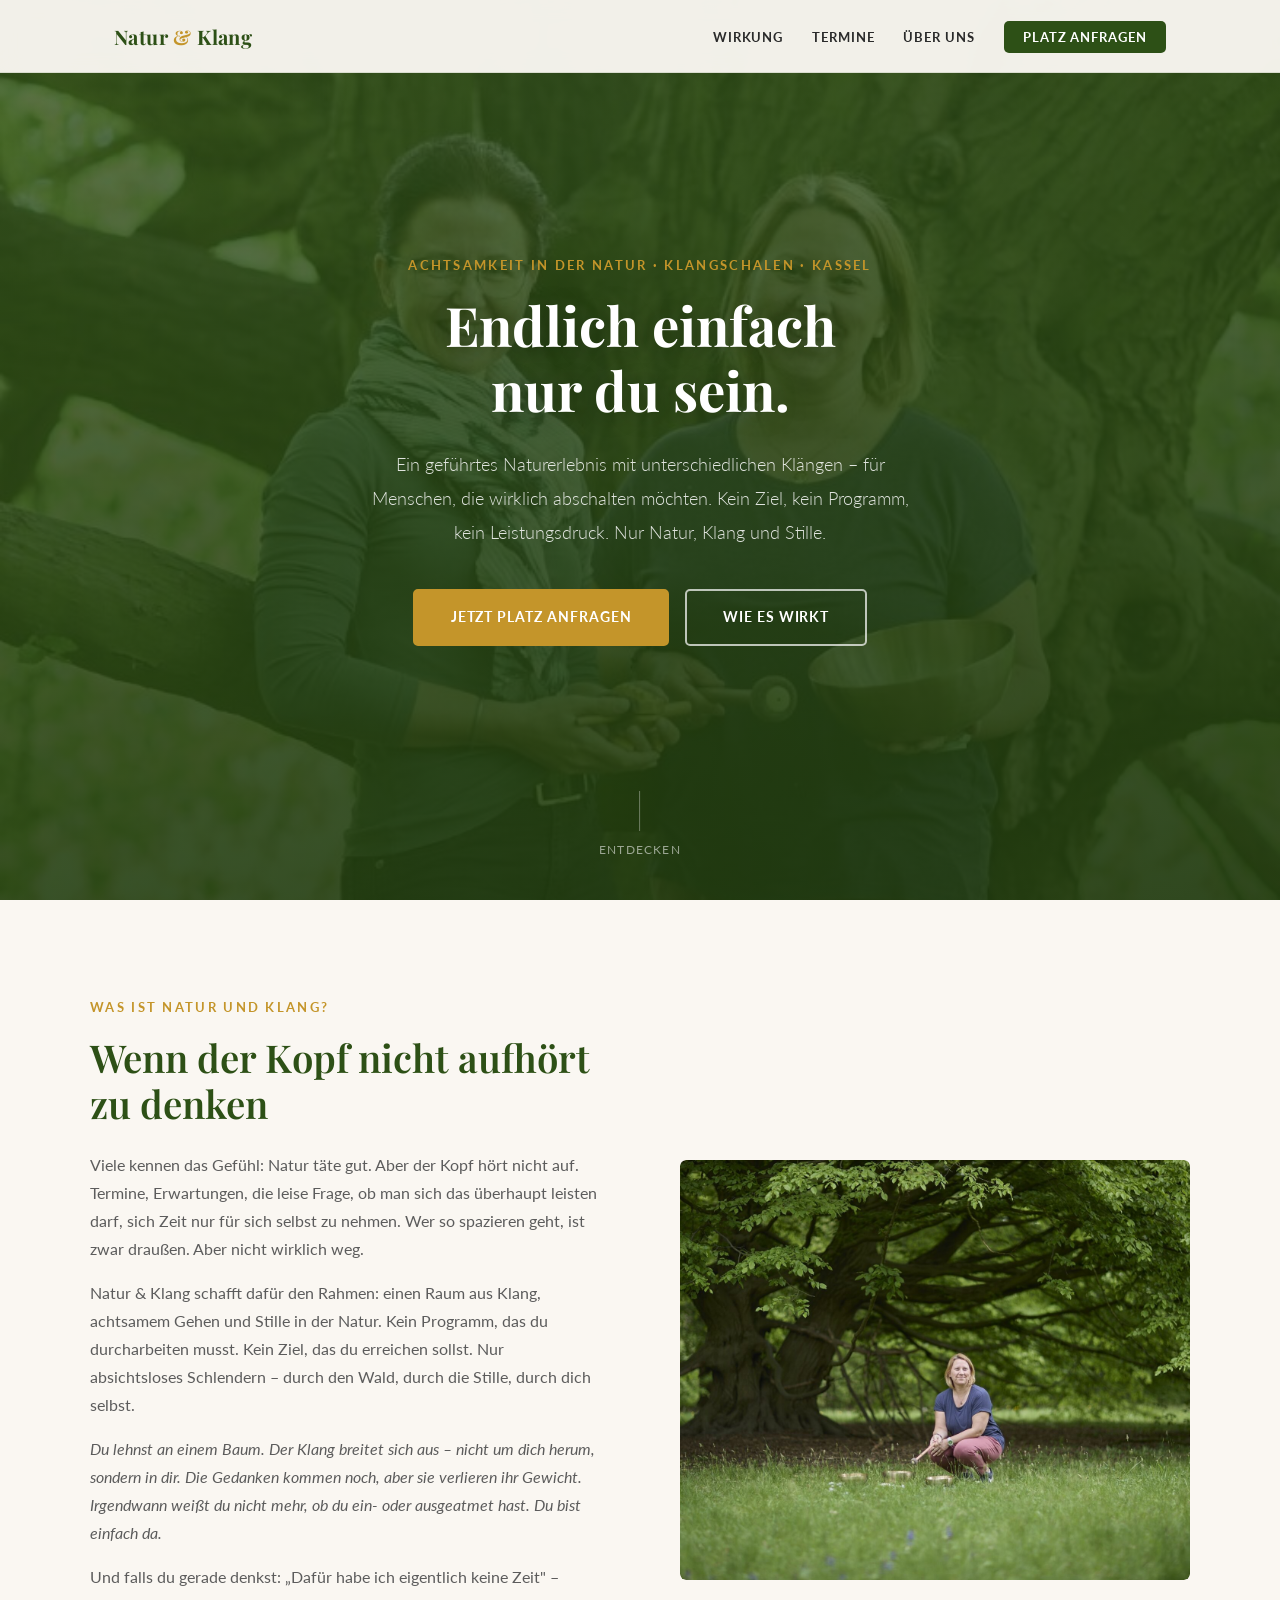
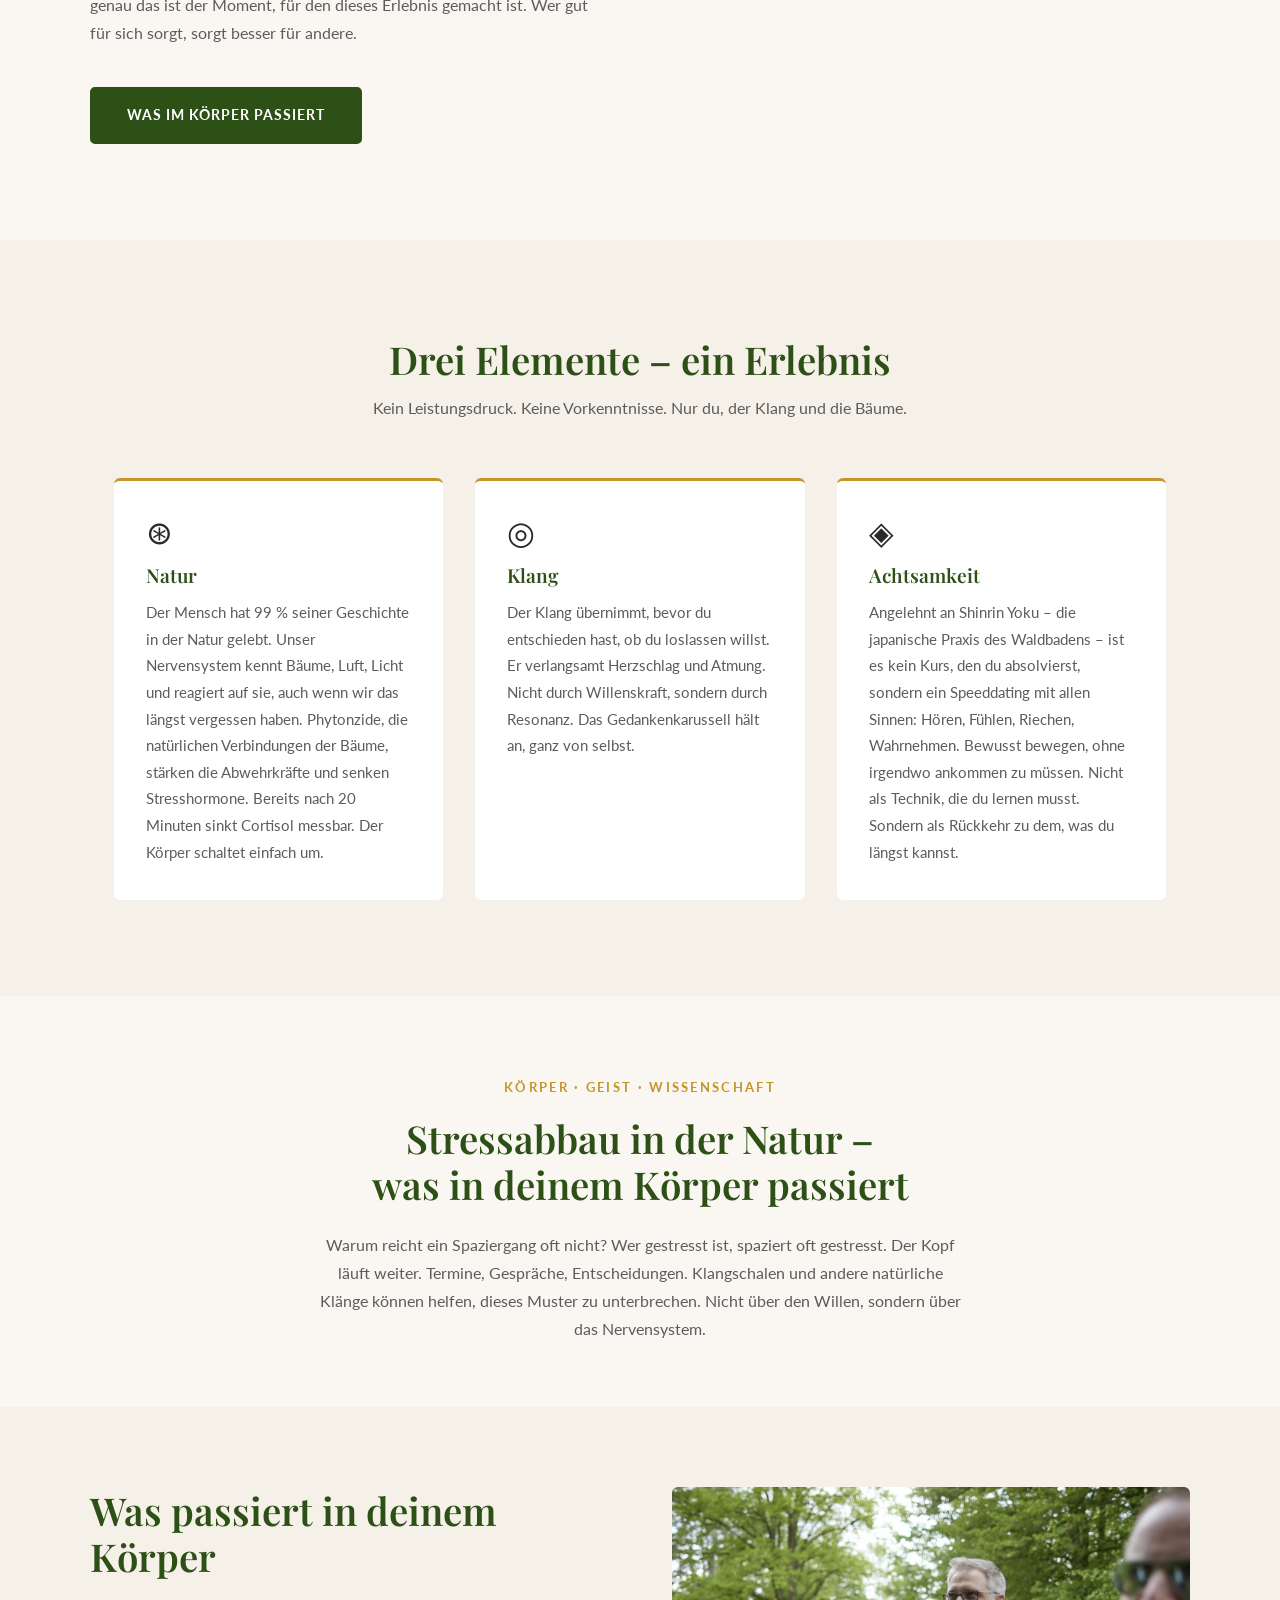
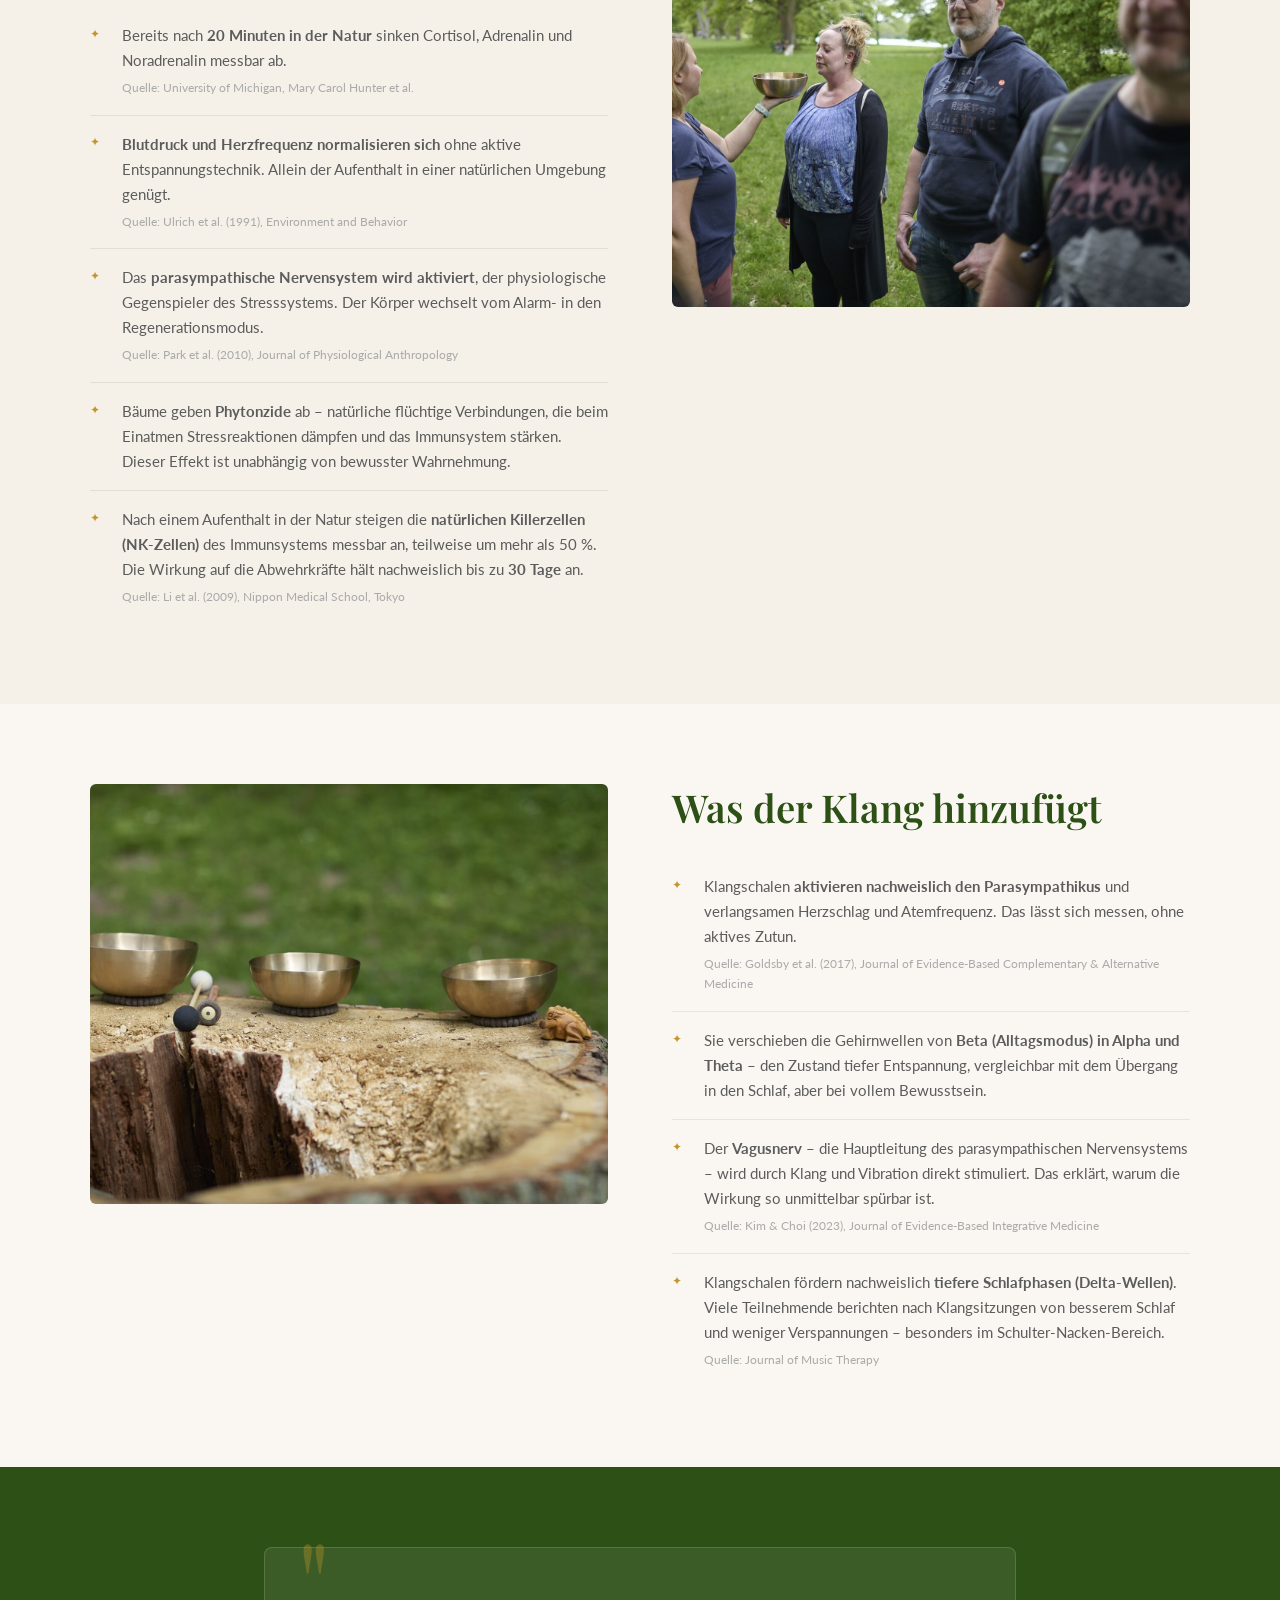
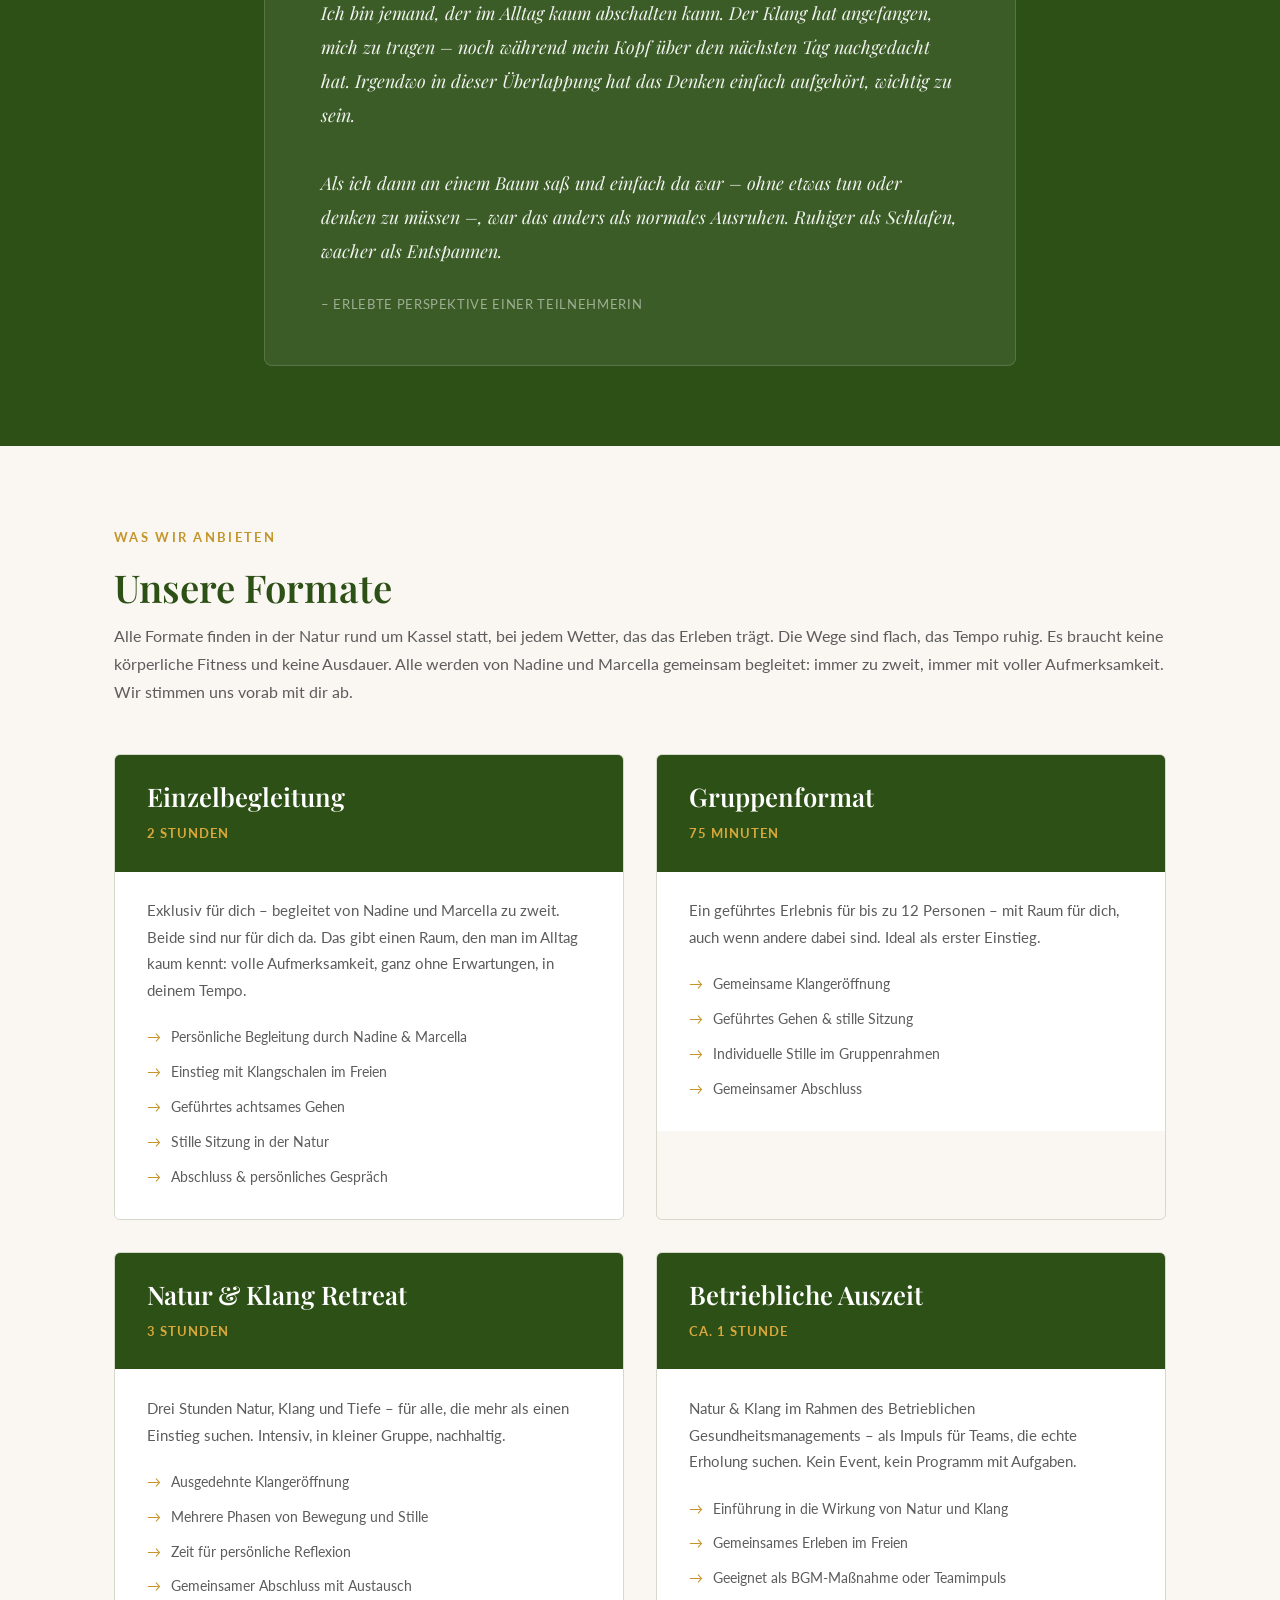
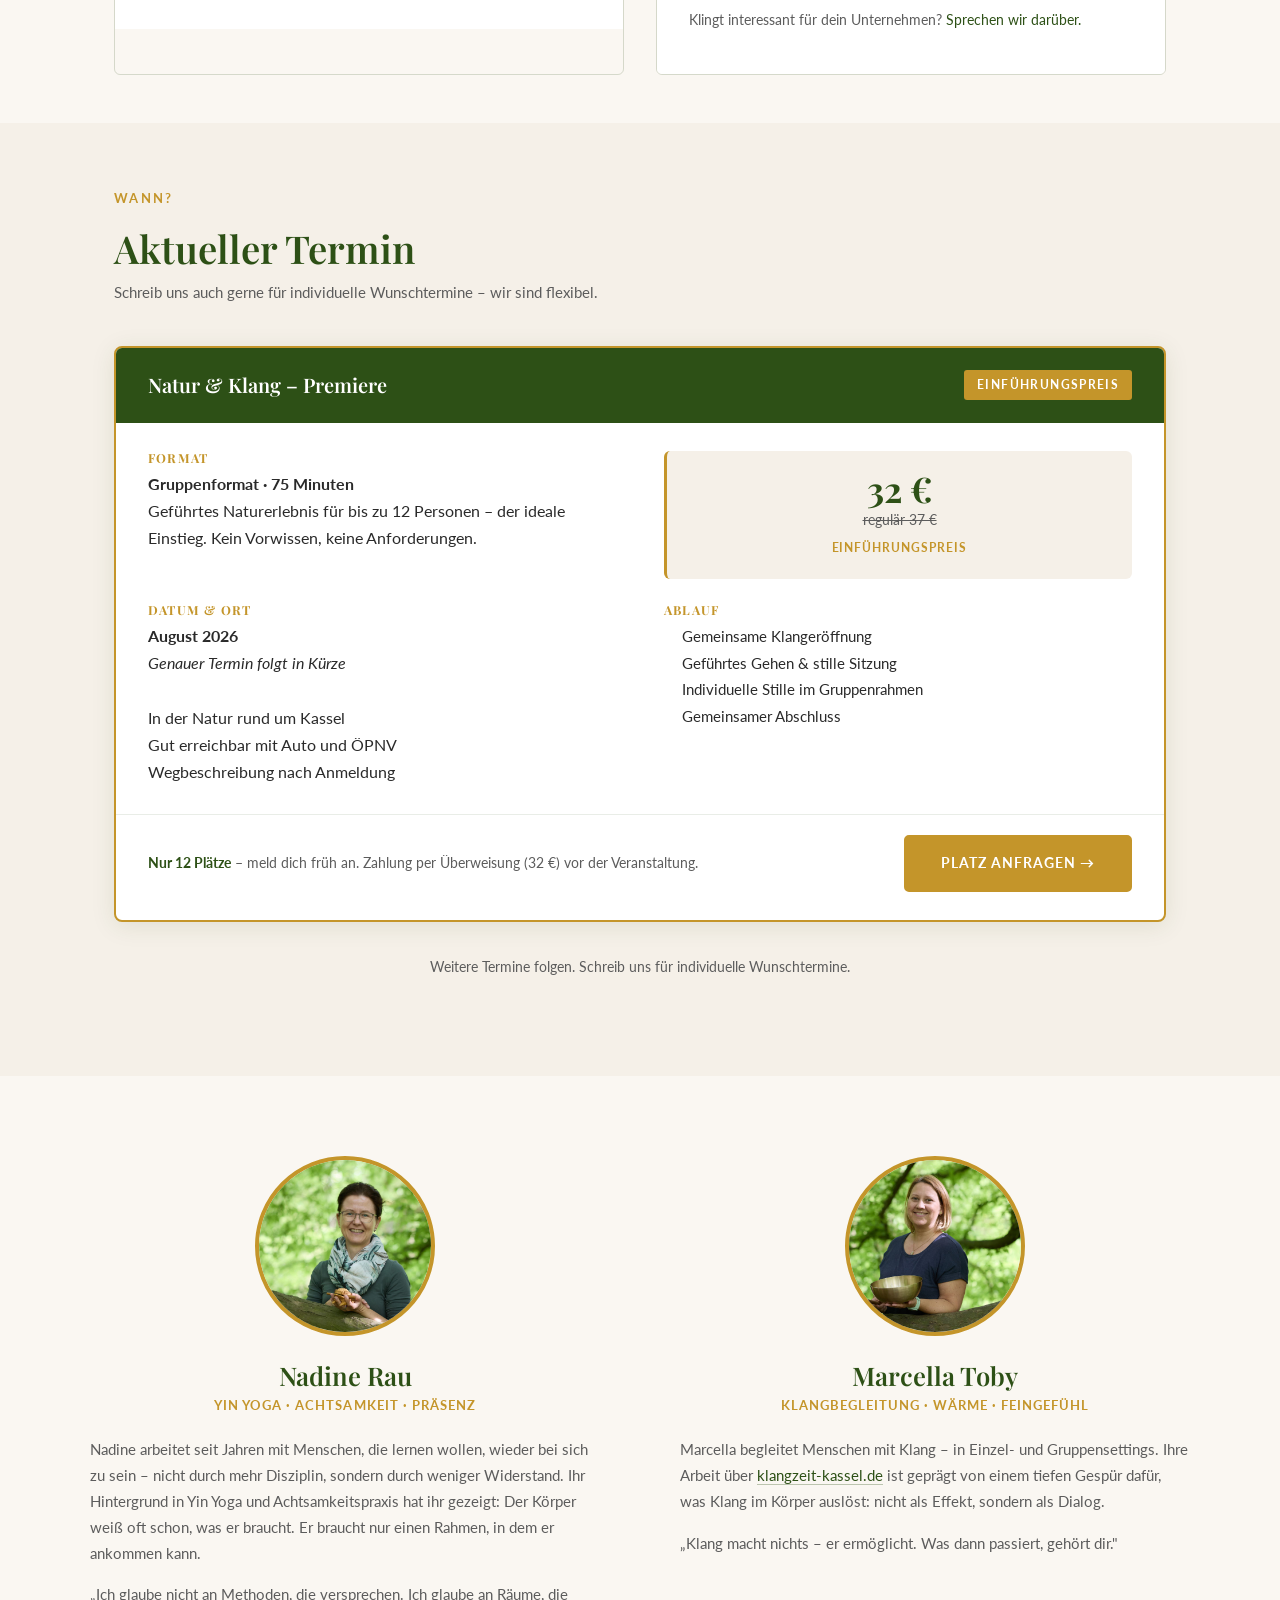
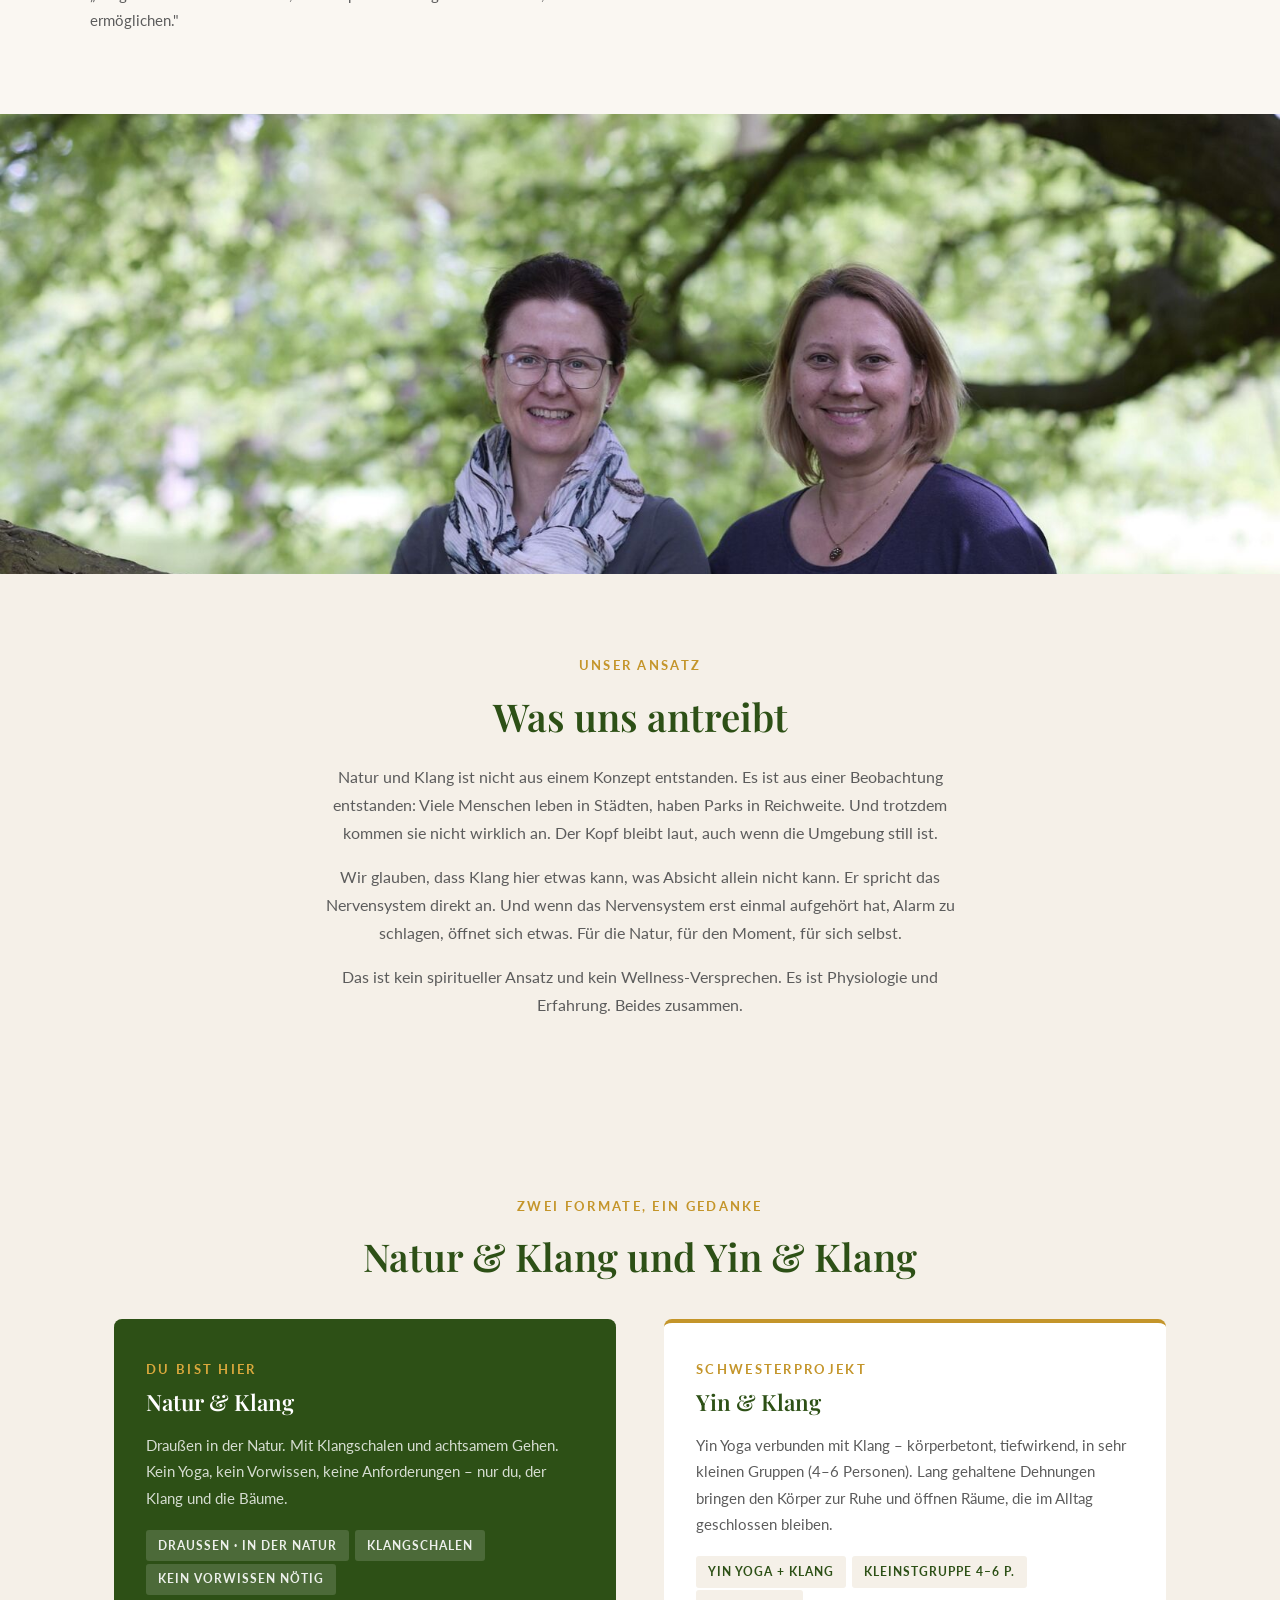
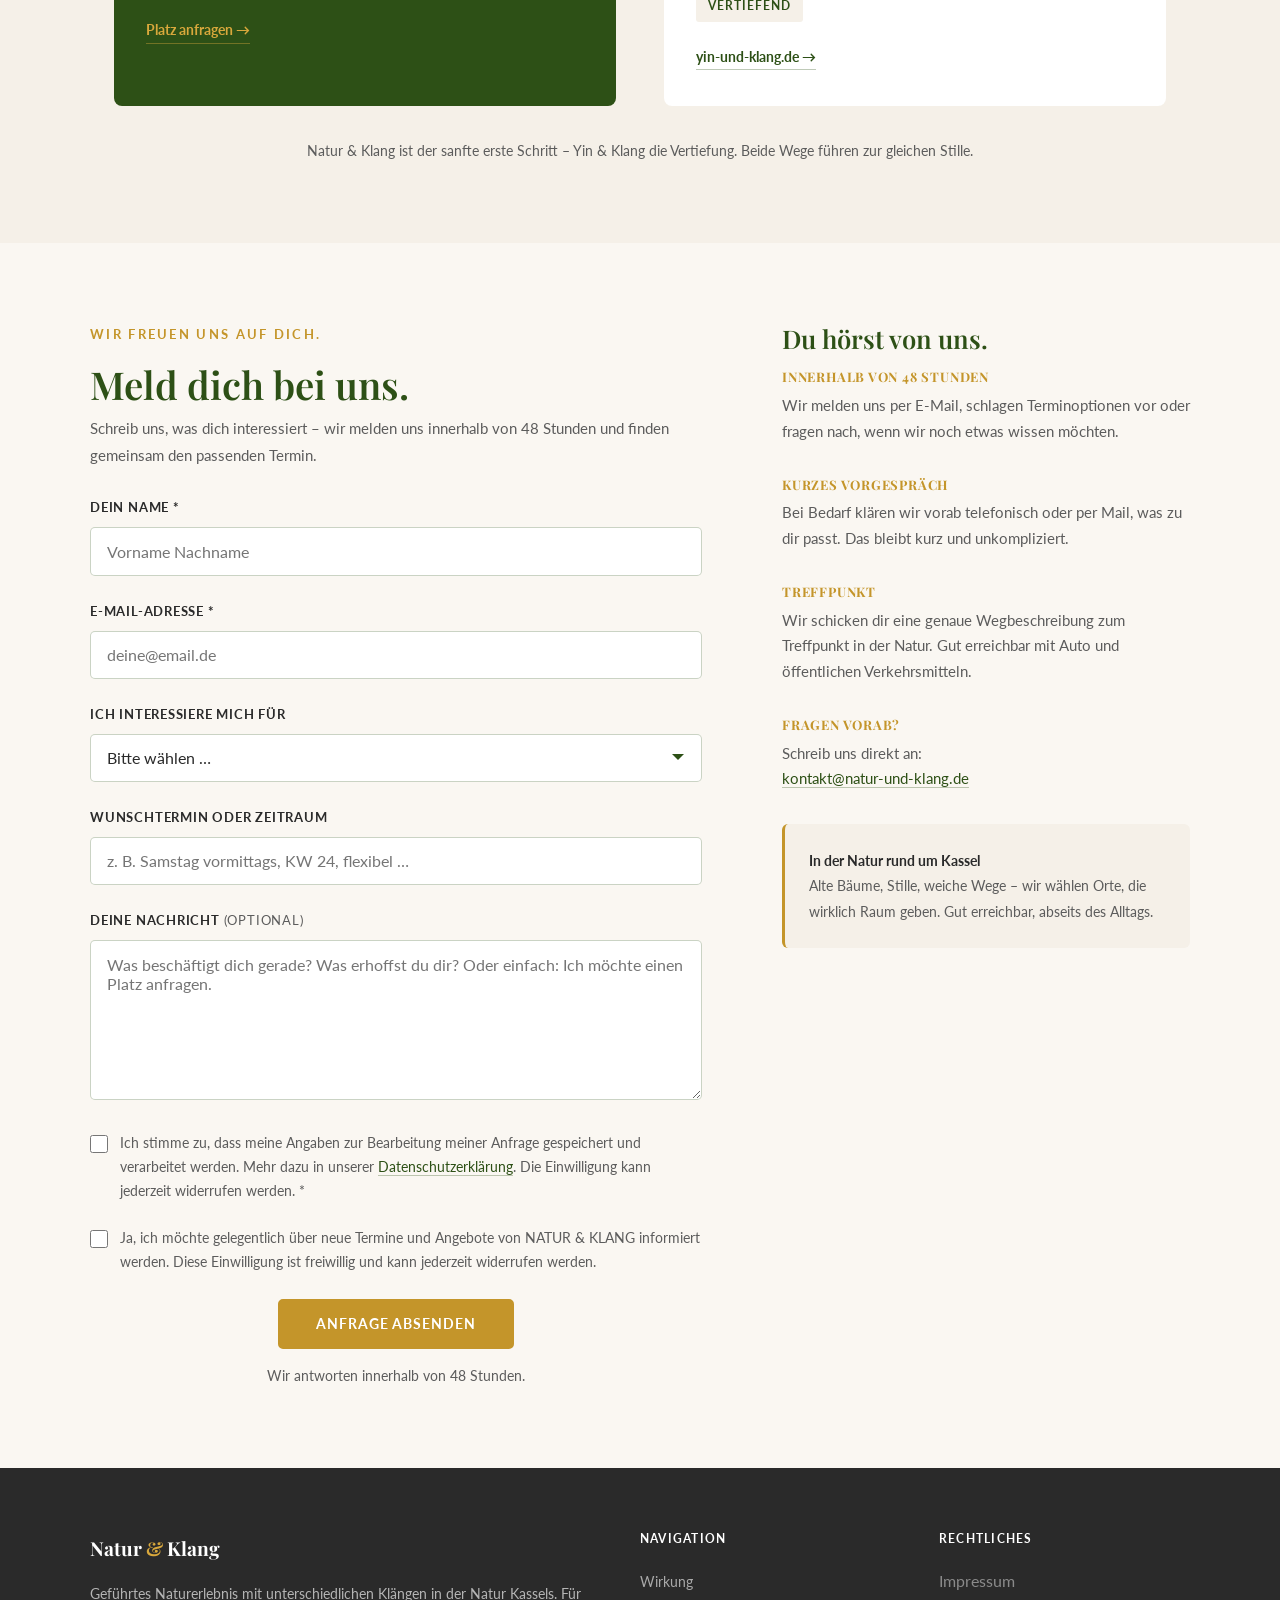
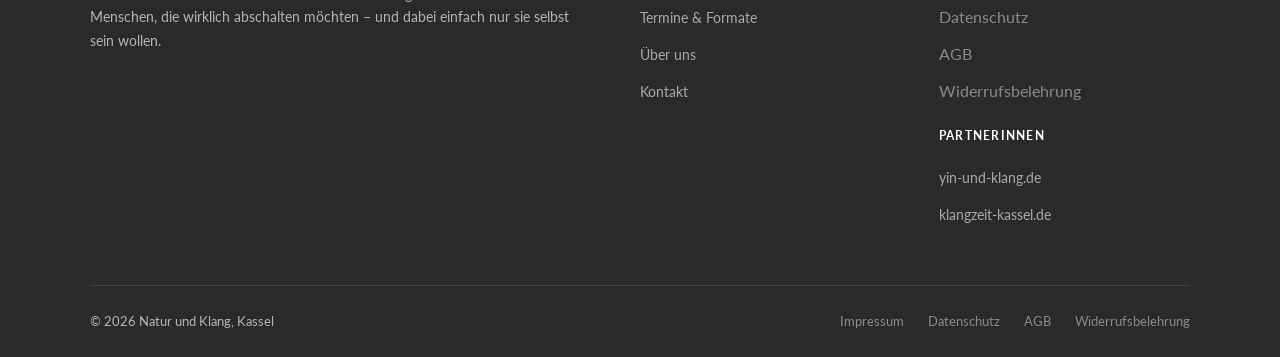
<file: index.html>
<!DOCTYPE html>
<html lang="de">
<head>
  <meta charset="UTF-8">
  <meta name="viewport" content="width=device-width, initial-scale=1.0">
  <title>Natur & Klang Kassel | Klangschalen · Shinrin Yoku · Achtsamkeit in der Natur</title>
  <meta name="description" content="Geführtes Naturerlebnis mit Klangschalen in der Natur rund um Kassel – Shinrin Yoku, Achtsamkeit & tiefe Entspannung. Einzeln oder Gruppe, 1–3 Stunden. Jetzt Platz anfragen.">
  <link rel="canonical" href="https://natur-und-klang.de/">
  <link rel="stylesheet" href="styles.css">

  <!-- Open Graph -->
  <meta property="og:title" content="Natur & Klang Kassel | Klangschalen & Shinrin Yoku in der Natur">
  <meta property="og:description" content="Geführtes Naturerlebnis mit Klangschalen in der Natur rund um Kassel – echte Auszeit vom Stadtleben.">
  <meta property="og:type" content="website">
  <meta property="og:url" content="https://natur-und-klang.de/">
  <meta property="og:image" content="https://natur-und-klang.de/Bilder/Natur_Klang_Hauptbild3.jpeg">
  <meta property="og:locale" content="de_DE">

  <!-- Twitter Card -->
  <meta name="twitter:card" content="summary_large_image">
  <meta name="twitter:title" content="Natur & Klang Kassel | Klangschalen & Achtsamkeit in der Natur">
  <meta name="twitter:description" content="Geführtes Naturerlebnis mit Klangschalen – Shinrin Yoku & Achtsamkeit in der Natur rund um Kassel.">
  <meta name="twitter:image" content="https://natur-und-klang.de/Bilder/Natur_Klang_Hauptbild3.jpeg">

  <!-- Schema.org: LocalBusiness -->
  <script type="application/ld+json">
  {
    "@context": "https://schema.org",
    "@type": "LocalBusiness",
    "name": "Natur und Klang",
    "description": "Geführtes Naturerlebnis mit Klangschalen in der Natur rund um Kassel. Achtsamkeit, Shinrin Yoku, Klangmeditation – echte Auszeit mitten in der Natur.",
    "url": "https://natur-und-klang.de",
    "telephone": "0561/43027276",
    "email": "kontakt@natur-und-klang.de",
    "image": "https://natur-und-klang.de/Bilder/Natur_Klang_Hauptbild3.jpeg",
    "priceRange": "€€",
    "address": {
      "@type": "PostalAddress",
      "streetAddress": "Bettenhäuserstr. 1",
      "addressLocality": "Kassel",
      "postalCode": "34123",
      "addressRegion": "HE",
      "addressCountry": "DE"
    },
    "geo": { "@type": "GeoCoordinates", "latitude": "51.3127", "longitude": "9.4797" },
    "areaServed": { "@type": "City", "name": "Kassel" },
    "keywords": "Klangschalen Kassel, Naturerlebnis Kassel, Shinrin Yoku Kassel, Achtsamkeit Kassel",
    "sameAs": ["https://klangzeit-kassel.de"]
  }
  </script>

</head>
<body>

<!-- ======================================================
     NAVIGATION
     ====================================================== -->
<nav class="site-nav" aria-label="Hauptnavigation">
  <div class="nav-container">
    <a href="#home" class="nav-logo">Natur <span>&</span> Klang</a>
    <input type="checkbox" id="nav-toggle" class="nav-toggle" aria-hidden="true">
    <label for="nav-toggle" class="nav-burger" aria-label="Menü öffnen">
      <span></span><span></span><span></span>
    </label>
    <ul class="nav-menu" role="list">
      <li><a href="#wirkung">Wirkung</a></li>
      <li><a href="#formate">Termine</a></li>
      <li><a href="#team">Über uns</a></li>
      <li><a href="#kontakt" class="nav-cta">Platz anfragen</a></li>
    </ul>
  </div>
</nav>

<!-- ======================================================
     HERO
     ====================================================== -->
<section id="home" class="hero" aria-labelledby="hero-heading">
  <div class="hero-bg" aria-hidden="true">
    <img src="Bilder/Natur_Klang_Hauptbild.jpeg" alt="Nadine Rau und Marcella Toby vor einem alten Baum in der Natur bei Kassel">
  </div>
  <div class="hero-overlay" aria-hidden="true"></div>
  <div class="hero-content">
    <span class="eyebrow">Achtsamkeit in der Natur · Klangschalen · Kassel</span>
    <h1 id="hero-heading">Endlich einfach<br>nur du sein.</h1>
    <p class="lead">Ein geführtes Naturerlebnis mit unterschiedlichen Klängen – für Menschen, die wirklich abschalten möchten. Kein Ziel, kein Programm, kein Leistungsdruck. Nur Natur, Klang und Stille.</p>
    <div class="hero-buttons">
      <a href="#kontakt" class="btn btn-primary">Jetzt Platz anfragen</a>
      <a href="#wirkung" class="btn btn-outline-white">Wie es wirkt</a>
    </div>
  </div>
  <div class="hero-scroll" aria-hidden="true">
    <div class="hero-scroll-line"></div>
    <span>Entdecken</span>
  </div>
</section>


<!-- ======================================================
     INTRO
     ====================================================== -->
<section class="intro-section" aria-labelledby="intro-heading">
  <div class="intro-grid">
    <div class="intro-text">
      <span class="eyebrow">Was ist Natur und Klang?</span>
      <h2 id="intro-heading">Wenn der Kopf nicht aufhört zu denken</h2>
      <p>Viele kennen das Gefühl: Natur täte gut. Aber der Kopf hört nicht auf. Termine, Erwartungen, die leise Frage, ob man sich das überhaupt leisten darf, sich Zeit nur für sich selbst zu nehmen. Wer so spazieren geht, ist zwar draußen. Aber nicht wirklich weg.</p>
      <p>Natur & Klang schafft dafür den Rahmen: einen Raum aus Klang, achtsamem Gehen und Stille in der Natur. Kein Programm, das du durcharbeiten musst. Kein Ziel, das du erreichen sollst. Nur absichtsloses Schlendern – durch den Wald, durch die Stille, durch dich selbst.</p>
      <p><em>Du lehnst an einem Baum. Der Klang breitet sich aus – nicht um dich herum, sondern in dir. Die Gedanken kommen noch, aber sie verlieren ihr Gewicht. Irgendwann weißt du nicht mehr, ob du ein- oder ausgeatmet hast. Du bist einfach da.</em></p>
      <p>Und falls du gerade denkst: „Dafür habe ich eigentlich keine Zeit" – genau das ist der Moment, für den dieses Erlebnis gemacht ist. Wer gut für sich sorgt, sorgt besser für andere.</p>
      <a href="#wirkung" class="btn btn-green">Was im Körper passiert</a>
    </div>
    <div class="intro-image">
      <img src="Bilder/Natur_Klang1.jpeg" alt="Teilnehmerin sitzt mit geschlossenen Augen unter einem Baum während einer Klangsitzung im Freien" loading="lazy">
    </div>
  </div>
</section>

<!-- Pillars -->
<section class="pillars-section" aria-labelledby="pillars-heading">
  <div class="container">
    <h2 id="pillars-heading">Drei Elemente – ein Erlebnis</h2>
    <p>Kein Leistungsdruck. Keine Vorkenntnisse. Nur du, der Klang und die Bäume.</p>
    <div class="pillars-grid">
      <div class="pillar-card">
        <div class="pillar-icon" aria-hidden="true">⊛</div>
        <h3>Natur</h3>
        <p>Der Mensch hat 99 % seiner Geschichte in der Natur gelebt. Unser Nervensystem kennt Bäume, Luft, Licht und reagiert auf sie, auch wenn wir das längst vergessen haben. Phytonzide, die natürlichen Verbindungen der Bäume, stärken die Abwehrkräfte und senken Stresshormone. Bereits nach 20 Minuten sinkt Cortisol messbar. Der Körper schaltet einfach um.</p>
      </div>
      <div class="pillar-card">
        <div class="pillar-icon" aria-hidden="true">◎</div>
        <h3>Klang</h3>
        <p>Der Klang übernimmt, bevor du entschieden hast, ob du loslassen willst. Er verlangsamt Herzschlag und Atmung. Nicht durch Willenskraft, sondern durch Resonanz. Das Gedankenkarussell hält an, ganz von selbst.</p>
      </div>
      <div class="pillar-card">
        <div class="pillar-icon" aria-hidden="true">◈</div>
        <h3>Achtsamkeit</h3>
        <p>Angelehnt an Shinrin Yoku – die japanische Praxis des Waldbadens – ist es kein Kurs, den du absolvierst, sondern ein Speeddating mit allen Sinnen: Hören, Fühlen, Riechen, Wahrnehmen. Bewusst bewegen, ohne irgendwo ankommen zu müssen. Nicht als Technik, die du lernen musst. Sondern als Rückkehr zu dem, was du längst kannst.</p>
      </div>
    </div>
  </div>
</section>

<!-- ======================================================
     WIRKUNG (Wissenschaft & Wirkung)
     ====================================================== -->
<section id="wirkung" aria-labelledby="wirkung-heading">

  <div class="wirkung-intro">
    <div class="container">
      <span class="eyebrow">Körper · Geist · Wissenschaft</span>
      <h2 id="wirkung-heading">Stressabbau in der Natur –<br>was in deinem Körper passiert</h2>
      <p>Warum reicht ein Spaziergang oft nicht? Wer gestresst ist, spaziert oft gestresst. Der Kopf läuft weiter. Termine, Gespräche, Entscheidungen. Klangschalen und andere natürliche Klänge können helfen, dieses Muster zu unterbrechen. Nicht über den Willen, sondern über das Nervensystem.</p>
    </div>
  </div>

  <!-- Block 1: Was passiert im Körper -->
  <div class="wirkung-block" style="background-color: var(--beige);" aria-labelledby="block1-heading">
    <div class="wirkung-inner">
      <div class="wirkung-text">
        <h2 id="block1-heading">Was passiert in deinem Körper</h2>
        <ul class="fact-list">
          <li>
            Bereits nach <strong>20 Minuten in der Natur</strong> sinken Cortisol, Adrenalin und Noradrenalin messbar ab.
            <span class="fact-source">Quelle: University of Michigan, Mary Carol Hunter et al.</span>
          </li>
          <li>
            <strong>Blutdruck und Herzfrequenz normalisieren sich</strong> ohne aktive Entspannungstechnik. Allein der Aufenthalt in einer natürlichen Umgebung genügt.
            <span class="fact-source">Quelle: Ulrich et al. (1991), Environment and Behavior</span>
          </li>
          <li>
            Das <strong>parasympathische Nervensystem wird aktiviert</strong>, der physiologische Gegenspieler des Stresssystems. Der Körper wechselt vom Alarm- in den Regenerationsmodus.
            <span class="fact-source">Quelle: Park et al. (2010), Journal of Physiological Anthropology</span>
          </li>
          <li>
            Bäume geben <strong>Phytonzide</strong> ab – natürliche flüchtige Verbindungen, die beim Einatmen Stressreaktionen dämpfen und das Immunsystem stärken. Dieser Effekt ist unabhängig von bewusster Wahrnehmung.
          </li>
          <li>
            Nach einem Aufenthalt in der Natur steigen die <strong>natürlichen Killerzellen (NK-Zellen)</strong> des Immunsystems messbar an, teilweise um mehr als 50 %. Die Wirkung auf die Abwehrkräfte hält nachweislich bis zu <strong>30 Tage</strong> an.
            <span class="fact-source">Quelle: Li et al. (2009), Nippon Medical School, Tokyo</span>
          </li>
        </ul>
      </div>
      <div class="wirkung-visual">
        <img src="Bilder/Natur_Klang3.jpeg" alt="Sonnenlicht fällt durch Baumkronen im Wald" loading="lazy">
      </div>
    </div>
  </div>

  <!-- Block 2: Was der Klang hinzufügt -->
  <div class="wirkung-block" style="background-color: var(--cream);" aria-labelledby="block2-heading">
    <div class="wirkung-inner reverse">
      <div class="wirkung-text">
        <h2 id="block2-heading">Was der Klang hinzufügt</h2>
        <ul class="fact-list">
          <li>
            Klangschalen <strong>aktivieren nachweislich den Parasympathikus</strong> und verlangsamen Herzschlag und Atemfrequenz. Das lässt sich messen, ohne aktives Zutun.
            <span class="fact-source">Quelle: Goldsby et al. (2017), Journal of Evidence-Based Complementary &amp; Alternative Medicine</span>
          </li>
          <li>
            Sie verschieben die Gehirnwellen von <strong>Beta (Alltagsmodus) in Alpha und Theta</strong> – den Zustand tiefer Entspannung, vergleichbar mit dem Übergang in den Schlaf, aber bei vollem Bewusstsein.
          </li>
          <li>
            Der <strong>Vagusnerv</strong> – die Hauptleitung des parasympathischen Nervensystems – wird durch Klang und Vibration direkt stimuliert. Das erklärt, warum die Wirkung so unmittelbar spürbar ist.
            <span class="fact-source">Quelle: Kim &amp; Choi (2023), Journal of Evidence-Based Integrative Medicine</span>
          </li>
          <li>
            Klangschalen fördern nachweislich <strong>tiefere Schlafphasen (Delta-Wellen)</strong>. Viele Teilnehmende berichten nach Klangsitzungen von besserem Schlaf und weniger Verspannungen – besonders im Schulter-Nacken-Bereich.
            <span class="fact-source">Quelle: Journal of Music Therapy</span>
          </li>
        </ul>
      </div>
      <div class="wirkung-visual">
        <img src="Bilder/Natur_Klang4.jpeg" alt="Klangschalen auf einem natürlichen Untergrund im Freien" loading="lazy">
      </div>
    </div>
  </div>

  <!-- Quote -->
  <div class="quote-section" aria-label="Erfahrungsbericht">
    <div class="container">
      <div class="quote-card">
        <div class="quote-mark" aria-hidden="true">"</div>
        <p>
          Ich bin jemand, der im Alltag kaum abschalten kann. Der Klang hat angefangen, mich zu tragen – noch während mein Kopf über den nächsten Tag nachgedacht hat. Irgendwo in dieser Überlappung hat das Denken einfach aufgehört, wichtig zu sein.<br><br>
          Als ich dann an einem Baum saß und einfach da war – ohne etwas tun oder denken zu müssen –, war das anders als normales Ausruhen. Ruhiger als Schlafen, wacher als Entspannen.
          <span class="quote-attribution">– Erlebte Perspektive einer Teilnehmerin</span>
        </p>
      </div>
    </div>
  </div>

</section>

<!-- ======================================================
     FORMATE & TERMINE
     ====================================================== -->
<section id="formate" class="formats-section" aria-labelledby="formate-heading">
  <div class="container">
    <span class="eyebrow">Was wir anbieten</span>
    <h2 id="formate-heading">Unsere Formate</h2>
    <p>Alle Formate finden in der Natur rund um Kassel statt, bei jedem Wetter, das das Erleben trägt. Die Wege sind flach, das Tempo ruhig. Es braucht keine körperliche Fitness und keine Ausdauer. Alle werden von Nadine und Marcella gemeinsam begleitet: immer zu zweit, immer mit voller Aufmerksamkeit. Wir stimmen uns vorab mit dir ab.</p>
    <div class="formats-grid">

      <article class="format-card">
        <div class="format-card-head">
          <h3>Einzelbegleitung</h3>
          <span class="format-duration">2 Stunden</span>
        </div>
        <div class="format-card-body">
          <p>Exklusiv für dich – begleitet von Nadine und Marcella zu zweit. Beide sind nur für dich da. Das gibt einen Raum, den man im Alltag kaum kennt: volle Aufmerksamkeit, ganz ohne Erwartungen, in deinem Tempo.</p>
          <ul>
            <li>Persönliche Begleitung durch Nadine &amp; Marcella</li>
            <li>Einstieg mit Klangschalen im Freien</li>
            <li>Geführtes achtsames Gehen</li>
            <li>Stille Sitzung in der Natur</li>
            <li>Abschluss &amp; persönliches Gespräch</li>
          </ul>
        </div>
      </article>

      <article class="format-card">
        <div class="format-card-head">
          <h3>Gruppenformat</h3>
          <span class="format-duration">75 Minuten</span>
        </div>
        <div class="format-card-body">
          <p>Ein geführtes Erlebnis für bis zu 12 Personen – mit Raum für dich, auch wenn andere dabei sind. Ideal als erster Einstieg.</p>
          <ul>
            <li>Gemeinsame Klangeröffnung</li>
            <li>Geführtes Gehen &amp; stille Sitzung</li>
            <li>Individuelle Stille im Gruppenrahmen</li>
            <li>Gemeinsamer Abschluss</li>
          </ul>
        </div>
      </article>

      <article class="format-card">
        <div class="format-card-head">
          <h3>Natur &amp; Klang Retreat</h3>
          <span class="format-duration">3 Stunden</span>
        </div>
        <div class="format-card-body">
          <p>Drei Stunden Natur, Klang und Tiefe – für alle, die mehr als einen Einstieg suchen. Intensiv, in kleiner Gruppe, nachhaltig.</p>
          <ul>
            <li>Ausgedehnte Klangeröffnung</li>
            <li>Mehrere Phasen von Bewegung und Stille</li>
            <li>Zeit für persönliche Reflexion</li>
            <li>Gemeinsamer Abschluss mit Austausch</li>
          </ul>
        </div>
      </article>

      <article class="format-card">
        <div class="format-card-head">
          <h3>Betriebliche Auszeit</h3>
          <span class="format-duration">ca. 1 Stunde</span>
        </div>
        <div class="format-card-body">
          <p>Natur &amp; Klang im Rahmen des Betrieblichen Gesundheitsmanagements – als Impuls für Teams, die echte Erholung suchen. Kein Event, kein Programm mit Aufgaben.</p>
          <ul>
            <li>Einführung in die Wirkung von Natur und Klang</li>
            <li>Gemeinsames Erleben im Freien</li>
            <li>Geeignet als BGM-Maßnahme oder Teamimpuls</li>
          </ul>
          <p style="margin-top: 0.75rem; font-size: 0.9rem; color: var(--grey);">Klingt interessant für dein Unternehmen? <a href="#kontakt" style="color: var(--green);">Sprechen wir darüber.</a></p>
        </div>
      </article>

    </div>
  </div>
</section>

<!-- Aktueller Termin -->
<div class="termine-section" aria-labelledby="termine-heading">
  <div class="container">
    <span class="eyebrow">Wann?</span>
    <h2 id="termine-heading">Aktueller Termin</h2>
    <p class="termine-note">Schreib uns auch gerne für individuelle Wunschtermine – wir sind flexibel.</p>

    <div class="termin-card" id="premiere">
      <div class="termin-card-head">
        <h3>Natur &amp; Klang – Premiere</h3>
        <span class="termin-premiere-badge">Einführungspreis</span>
      </div>
      <div class="termin-card-body">
        <div class="termin-info-block">
          <h4>Format</h4>
          <p><strong>Gruppenformat · 75 Minuten</strong><br>Geführtes Naturerlebnis für bis zu 12 Personen – der ideale Einstieg. Kein Vorwissen, keine Anforderungen.</p>
        </div>
        <div class="termin-price-box">
          <div class="price-main">32 €</div>
          <div class="price-normal">regulär 37 €</div>
          <div class="price-label">Einführungspreis</div>
        </div>
        <div class="termin-info-block">
          <h4>Datum &amp; Ort</h4>
          <p><strong>August 2026</strong><br><em>Genauer Termin folgt in Kürze</em><br><br>In der Natur rund um Kassel<br>Gut erreichbar mit Auto und ÖPNV<br>Wegbeschreibung nach Anmeldung</p>
        </div>
        <div class="termin-info-block">
          <h4>Ablauf</h4>
          <ul style="margin: 0; padding-left: 1.1rem; color: inherit; font-size: 0.95rem;">
            <li>Gemeinsame Klangeröffnung</li>
            <li>Geführtes Gehen &amp; stille Sitzung</li>
            <li>Individuelle Stille im Gruppenrahmen</li>
            <li>Gemeinsamer Abschluss</li>
          </ul>
        </div>
      </div>
      <div class="termin-card-footer">
        <p class="termin-hinweis">
          <strong>Nur 12 Plätze</strong> – meld dich früh an.
          Zahlung per Überweisung (32 €) vor der Veranstaltung.
        </p>
        <a href="#kontakt" class="btn btn-primary premiere-cta">Platz anfragen →</a>
      </div>
    </div>

    <p style="margin-top: 2rem; color: var(--grey); font-size: 0.9rem; text-align: center;">
      Weitere Termine folgen. Schreib uns für individuelle Wunschtermine.
    </p>
  </div>
</div>

<!-- ======================================================
     TEAM / ÜBER UNS
     ====================================================== -->
<section id="team" aria-labelledby="team-section-heading">

  <!-- Team-Fotos -->
  <div class="team-section">
    <h2 id="team-section-heading" class="sr-only">Unser Team</h2>
    <div class="team-grid">

      <article class="team-member">
        <div class="team-photo">
          <img src="Bilder/nadine-rau.jpg" alt="Nadine Rau – Yin Yoga und Achtsamkeit bei Natur und Klang Kassel" loading="lazy">
        </div>
        <div class="team-member-text">
          <h3>Nadine Rau</h3>
          <span class="team-role">Yin Yoga · Achtsamkeit · Präsenz</span>
          <div class="team-bio">
            <p>Nadine arbeitet seit Jahren mit Menschen, die lernen wollen, wieder bei sich zu sein – nicht durch mehr Disziplin, sondern durch weniger Widerstand. Ihr Hintergrund in Yin Yoga und Achtsamkeitspraxis hat ihr gezeigt: Der Körper weiß oft schon, was er braucht. Er braucht nur einen Rahmen, in dem er ankommen kann.</p>
            <p>„Ich glaube nicht an Methoden, die versprechen. Ich glaube an Räume, die ermöglichen."</p>
          </div>
        </div>
      </article>

      <article class="team-member">
        <div class="team-photo">
          <img src="Bilder/marcella-toby.jpg" alt="Marcella Toby – Klangbegleitung mit Klangschalen bei Natur und Klang Kassel" loading="lazy">
        </div>
        <div class="team-member-text">
          <h3>Marcella Toby</h3>
          <span class="team-role">Klangbegleitung · Wärme · Feingefühl</span>
          <div class="team-bio">
            <p>Marcella begleitet Menschen mit Klang – in Einzel- und Gruppensettings. Ihre Arbeit über <a href="https://klangzeit-kassel.de" target="_blank" rel="noopener">klangzeit-kassel.de</a> ist geprägt von einem tiefen Gespür dafür, was Klang im Körper auslöst: nicht als Effekt, sondern als Dialog.</p>
            <p>„Klang macht nichts – er ermöglicht. Was dann passiert, gehört dir."</p>
          </div>
        </div>
      </article>

    </div>
  </div>

  <!-- Hintergrundbild -->
  <div style="background-color: var(--beige); padding: 0; overflow: hidden;" aria-hidden="true">
    <img src="Bilder/Natur_Klang_Hauptbild3.jpeg"
         alt="Nadine Rau und Marcella Toby in der Natur bei Kassel"
         style="width: 100%; max-height: 460px; object-fit: cover; object-position: 50% 30%; display: block;"
         loading="lazy">
  </div>

  <!-- Philosophie -->
  <div class="philosophy-section" aria-labelledby="phil-heading">
    <div class="container">
      <span class="eyebrow">Unser Ansatz</span>
      <h2 id="phil-heading">Was uns antreibt</h2>
      <p>Natur und Klang ist nicht aus einem Konzept entstanden. Es ist aus einer Beobachtung entstanden: Viele Menschen leben in Städten, haben Parks in Reichweite. Und trotzdem kommen sie nicht wirklich an. Der Kopf bleibt laut, auch wenn die Umgebung still ist.</p>
      <p>Wir glauben, dass Klang hier etwas kann, was Absicht allein nicht kann. Er spricht das Nervensystem direkt an. Und wenn das Nervensystem erst einmal aufgehört hat, Alarm zu schlagen, öffnet sich etwas. Für die Natur, für den Moment, für sich selbst.</p>
      <p>Das ist kein spiritueller Ansatz und kein Wellness-Versprechen. Es ist Physiologie und Erfahrung. Beides zusammen.</p>
    </div>
  </div>

</section>

<!-- ======================================================
     YIN & KLANG (Schwesterprojekt)
     ====================================================== -->
<section class="partner-section" aria-labelledby="partner-heading">
  <div class="container" style="max-width: var(--max-width);">
    <span class="eyebrow" style="text-align:center; display:block;">Zwei Formate, ein Gedanke</span>
    <h2 id="partner-heading" style="text-align:center; margin-bottom: 2.5rem;">Natur &amp; Klang und Yin &amp; Klang</h2>
    <div class="partner-inner">

      <div class="partner-card partner-card--highlight">
        <span class="eyebrow" style="color: var(--gold-light);">Du bist hier</span>
        <h3>Natur &amp; Klang</h3>
        <p>Draußen in der Natur. Mit Klangschalen und achtsamem Gehen. Kein Yoga, kein Vorwissen, keine Anforderungen – nur du, der Klang und die Bäume.</p>
        <div style="margin-top: 1rem;">
          <span class="partner-tag">Draußen · In der Natur</span>
          <span class="partner-tag">Klangschalen</span>
          <span class="partner-tag">Kein Vorwissen nötig</span>
        </div>
        <a href="#kontakt" class="partner-link">Platz anfragen →</a>
      </div>

      <div class="partner-card">
        <span class="eyebrow">Schwesterprojekt</span>
        <h3>Yin &amp; Klang</h3>
        <p>Yin Yoga verbunden mit Klang – körperbetont, tiefwirkend, in sehr kleinen Gruppen (4–6 Personen). Lang gehaltene Dehnungen bringen den Körper zur Ruhe und öffnen Räume, die im Alltag geschlossen bleiben.</p>
        <div style="margin-top: 1rem;">
          <span class="partner-tag">Yin Yoga + Klang</span>
          <span class="partner-tag">Kleinstgruppe 4–6 P.</span>
          <span class="partner-tag">Vertiefend</span>
        </div>
        <a href="https://yin-und-klang.de" target="_blank" rel="noopener" class="partner-link">yin-und-klang.de →</a>
      </div>

    </div>
    <p style="text-align:center; color: var(--grey); font-size: 0.9rem; margin-top: 2rem;">
      Natur &amp; Klang ist der sanfte erste Schritt – Yin &amp; Klang die Vertiefung. Beide Wege führen zur gleichen Stille.
    </p>
  </div>
</section>

<!-- ======================================================
     KONTAKT
     ====================================================== -->
<section id="kontakt" class="kontakt-section" aria-labelledby="kontakt-heading">
  <div class="kontakt-grid">

    <!-- Formular -->
    <div>
      <span class="eyebrow">Wir freuen uns auf dich.</span>
      <h2 id="kontakt-heading" style="margin-bottom: 0.5rem;">Meld dich bei uns.</h2>
      <p style="color: var(--grey); font-size: 0.95rem; margin-bottom: 1.75rem;">Schreib uns, was dich interessiert – wir melden uns innerhalb von 48 Stunden und finden gemeinsam den passenden Termin.</p>
      <form id="kontaktForm" novalidate>

        <!-- Honeypot -->
        <div style="display:none;" aria-hidden="true">
          <label>Nicht ausfüllen: <input name="bot-feld" id="bot-feld"></label>
        </div>

        <div class="form-group">
          <label for="name">Dein Name <span aria-hidden="true">*</span></label>
          <input type="text" id="name" name="name" required autocomplete="name" placeholder="Vorname Nachname" aria-required="true">
        </div>

        <div class="form-group">
          <label for="email">E-Mail-Adresse <span aria-hidden="true">*</span></label>
          <input type="email" id="email" name="email" required autocomplete="email" placeholder="deine@email.de" aria-required="true">
        </div>

        <div class="form-group">
          <label for="interesse">Ich interessiere mich für</label>
          <select id="interesse" name="interesse">
            <option value="" disabled selected>Bitte wählen …</option>
            <option value="premiere-august">★ Premiere August 2026 – Gruppenformat · 75 Min. · max. 12 Pers. · 32 €</option>
            <option value="einzelbegleitung">Einzelbegleitung (2 Std.)</option>
            <option value="gruppenformat">Gruppenformat (75 Min.)</option>
            <option value="retreat">Natur &amp; Klang Retreat (3 Std.)</option>
            <option value="team">Betriebliche Auszeit / BGM</option>
            <option value="wunschtermin">Individueller Wunschtermin</option>
            <option value="allgemein">Allgemeine Frage / noch unsicher</option>
          </select>
          <div class="booking-note" id="booking-note">
            ✓ Du interessierst dich für die <strong>Premiere im August 2026 – Gruppenformat (75 Minuten)</strong>.
            Nach deiner Anfrage bekommst du alle Details zum genauen Termin und Treffpunkt – deinen Platz bestätigst du per Überweisung (32 €).
            Nur 12 Plätze, daher freuen wir uns über eine frühe Rückmeldung.
          </div>
        </div>

        <div class="form-group">
          <label for="wunschtermin">Wunschtermin oder Zeitraum</label>
          <input type="text" id="wunschtermin" name="wunschtermin" placeholder="z. B. Samstag vormittags, KW 24, flexibel …" autocomplete="off">
        </div>

        <div class="form-group">
          <label for="nachricht">Deine Nachricht <span style="font-weight:400; color: var(--grey);">(optional)</span></label>
          <textarea id="nachricht" name="nachricht" placeholder="Was beschäftigt dich gerade? Was erhoffst du dir? Oder einfach: Ich möchte einen Platz anfragen."></textarea>
        </div>

        <div class="form-consent">
          <label class="form-consent-label">
            <input type="checkbox" id="einwilligung" name="einwilligung" required aria-required="true">
            <span>Ich stimme zu, dass meine Angaben zur Bearbeitung meiner Anfrage gespeichert und verarbeitet werden. Mehr dazu in unserer <a href="#" onclick="openModal('datenschutz'); return false;">Datenschutzerklärung</a>. Die Einwilligung kann jederzeit widerrufen werden. <span aria-hidden="true">*</span></span>
          </label>
        </div>

        <div class="form-consent">
          <label class="form-consent-label">
            <input type="checkbox" id="marketing" name="marketing">
            <span>Ja, ich möchte gelegentlich über neue Termine und Angebote von NATUR & KLANG informiert werden. Diese Einwilligung ist freiwillig und kann jederzeit widerrufen werden.</span>
          </label>
        </div>

        <div style="text-align: center;">
          <button type="submit" id="submitBtn" class="btn btn-primary">Anfrage absenden</button>
          <p class="form-success-note">Wir antworten innerhalb von 48 Stunden.</p>
        </div>

        <div id="form-feedback" role="alert" aria-live="polite"></div>
      </form>
    </div>

    <!-- Sidebar -->
    <aside class="kontakt-sidebar" aria-label="Kontaktinformationen">
      <h3>Du hörst von uns.</h3>

      <div class="kontakt-info-block">
        <h4>Innerhalb von 48 Stunden</h4>
        <p>Wir melden uns per E-Mail, schlagen Terminoptionen vor oder fragen nach, wenn wir noch etwas wissen möchten.</p>
      </div>

      <div class="kontakt-info-block">
        <h4>Kurzes Vorgespräch</h4>
        <p>Bei Bedarf klären wir vorab telefonisch oder per Mail, was zu dir passt. Das bleibt kurz und unkompliziert.</p>
      </div>

      <div class="kontakt-info-block">
        <h4>Treffpunkt</h4>
        <p>Wir schicken dir eine genaue Wegbeschreibung zum Treffpunkt in der Natur. Gut erreichbar mit Auto und öffentlichen Verkehrsmitteln.</p>
      </div>

      <div class="kontakt-info-block">
        <h4>Fragen vorab?</h4>
        <p>Schreib uns direkt an:<br>
          <a href="mailto:kontakt@natur-und-klang.de" style="color: var(--green); border-bottom: 1px solid rgba(45,80,22,0.3);">kontakt@natur-und-klang.de</a>
        </p>
      </div>

      <div style="background-color: var(--beige); border-radius: 6px; padding: 1.5rem; margin-top: 1rem; border-left: 3px solid var(--gold);">
        <p style="color: var(--grey); font-size: 0.9rem; margin: 0;">
          <strong style="color: var(--anthracite);">In der Natur rund um Kassel</strong><br>
          Alte Bäume, Stille, weiche Wege – wir wählen Orte, die wirklich Raum geben. Gut erreichbar, abseits des Alltags.
        </p>
      </div>
    </aside>

  </div>
</section>

<!-- ======================================================
     FOOTER
     ====================================================== -->
<footer class="site-footer" aria-label="Seitenfooter">
  <div class="footer-grid">
    <div class="footer-brand">
      <a href="#home" class="footer-logo">Natur <span>&</span> Klang</a>
      <p>Geführtes Naturerlebnis mit unterschiedlichen Klängen in der Natur Kassels. Für Menschen, die wirklich abschalten möchten – und dabei einfach nur sie selbst sein wollen.</p>
    </div>
    <div class="footer-col">
      <h4>Navigation</h4>
      <ul>
        <li><a href="#wirkung">Wirkung</a></li>
        <li><a href="#formate">Termine & Formate</a></li>
        <li><a href="#team">Über uns</a></li>
        <li><a href="#kontakt">Kontakt</a></li>
      </ul>
    </div>
    <div class="footer-col">
      <h4>Rechtliches</h4>
      <ul>
        <li><button class="btn-link" onclick="openModal('impressum')">Impressum</button></li>
        <li><button class="btn-link" onclick="openModal('datenschutz')">Datenschutz</button></li>
        <li><button class="btn-link" onclick="openModal('agb')">AGB</button></li>
        <li><button class="btn-link" onclick="openModal('widerruf')">Widerrufsbelehrung</button></li>
      </ul>
      <h4 style="margin-top:1.5rem;">Partnerinnen</h4>
      <ul>
        <li><a href="https://yin-und-klang.de" target="_blank" rel="noopener">yin-und-klang.de</a></li>
        <li><a href="https://klangzeit-kassel.de" target="_blank" rel="noopener">klangzeit-kassel.de</a></li>
      </ul>
    </div>
  </div>
  <div class="footer-bottom">
    <span>© 2026 Natur und Klang, Kassel</span>
    <nav class="footer-legal" aria-label="Rechtliche Links">
      <button class="btn-link" onclick="openModal('impressum')">Impressum</button>
      <button class="btn-link" onclick="openModal('datenschutz')">Datenschutz</button>
      <button class="btn-link" onclick="openModal('agb')">AGB</button>
      <button class="btn-link" onclick="openModal('widerruf')">Widerrufsbelehrung</button>
    </nav>
  </div>
</footer>

<!-- ======================================================
     MODAL: IMPRESSUM
     ====================================================== -->
<div class="modal-overlay" id="modal-impressum" role="dialog" aria-modal="true" aria-labelledby="modal-impressum-title">
  <div class="modal-box">
    <button class="modal-close" onclick="closeModal('impressum')" aria-label="Impressum schließen">×</button>
    <h1 id="modal-impressum-title">Impressum</h1>

    <div class="modal-block">
      <h2>Angaben gemäß § 5 TMG</h2>
      <address>
        Nadine Rau u. Mike Trepte GbR<br>
        Bettenhäuserstr. 1<br>
        34123 Kassel<br>
        Deutschland
      </address>
    </div>

    <div class="modal-block">
      <h2>Geschäftsführer</h2>
      <p>Nadine Rau, Mike Trepte</p>
    </div>

    <div class="modal-block">
      <h2>Kontakt</h2>
      <p>
        Telefon: 0561 / 43027276<br>
        E-Mail: <a href="mailto:kontakt@natur-und-klang.de">kontakt@natur-und-klang.de</a>
      </p>
    </div>

    <div class="modal-block">
      <h2>Umsatzsteuer-ID</h2>
      <p>Umsatzsteuer-Identifikationsnummer gemäß § 27&nbsp;a Umsatzsteuergesetz: DE338605405</p>
    </div>

    <div class="modal-block">
      <h2>Verantwortlich für den Inhalt nach § 55 Abs. 2 RStV</h2>
      <address>
        Mike Trepte<br>
        Bettenhäuserstr. 1<br>
        34123 Kassel
      </address>
    </div>

    <div class="modal-block">
      <h2>Bildnachweis</h2>
      <p>Alle auf dieser Website verwendeten Fotografien wurden erstellt von <strong>Andreas Beutner</strong>, Trochly Photography, <a href="mailto:trochly@t-online.de">trochly@t-online.de</a></p>
    </div>

  </div>
</div>

<!-- ======================================================
     MODAL: DATENSCHUTZ
     ====================================================== -->
<div class="modal-overlay" id="modal-datenschutz" role="dialog" aria-modal="true" aria-labelledby="modal-datenschutz-title">
  <div class="modal-box">
    <button class="modal-close" onclick="closeModal('datenschutz')" aria-label="Datenschutz schließen">×</button>
    <h1 id="modal-datenschutz-title">Datenschutzerklärung</h1>
    <span class="modal-date">Stand: Mai 2026</span>

    <div class="modal-block">
      <h2>1. Datenschutz auf einen Blick</h2>
      <div class="modal-hint">
        Diese Website verwendet <strong>keine Tracking-Cookies</strong> und keine Analysedienste wie Google Analytics. Wir verzichten bewusst auf jegliches Nutzer-Tracking.
      </div>
      <p>Die folgenden Hinweise geben einen Überblick darüber, was mit Ihren personenbezogenen Daten passiert, wenn Sie diese Website besuchen oder das Kontaktformular nutzen.</p>
    </div>

    <div class="modal-block">
      <h2>2. Verantwortlicher</h2>
      <p>
        Nadine Rau u. Mike Trepte GbR<br>
        Bettenhäuserstr. 1<br>
        34123 Kassel, Deutschland<br><br>
        Telefon: 0561 / 43027276<br>
        E-Mail: <a href="mailto:kontakt@natur-und-klang.de">kontakt@natur-und-klang.de</a>
      </p>
    </div>

    <div class="modal-block">
      <h2>3. Hosting und technische Infrastruktur</h2>
      <h3>Netlify (Hosting)</h3>
      <p>Diese Website wird über <strong>Netlify</strong> (Netlify Inc., 44 Montgomery Street, Suite 300, San Francisco, CA 94104, USA) ausgeliefert. Beim Besuch erfasst Netlify automatisch: IP-Adresse, Datum/Uhrzeit, aufgerufene Datei, Referrer-URL, Browser und Betriebssystem, Name des Internet-Providers. Rechtsgrundlage: Art. 6 Abs. 1 lit. f DSGVO. Die Datenübertragung in die USA erfolgt auf Grundlage von Standardvertragsklauseln gemäß Art. 46 Abs. 2 lit. c DSGVO. Es besteht ein Auftragsverarbeitungsvertrag. Datenschutz: <a href="https://www.netlify.com/privacy/" target="_blank" rel="noopener">netlify.com/privacy</a></p>
      <h3>GitHub (Code-Repository)</h3>
      <p>Der Quellcode dieser Website wird auf <strong>GitHub</strong> (GitHub Inc./Microsoft, San Francisco, USA) verwaltet. GitHub verarbeitet keine Besucherdaten der Website. Datenübertragung in die USA auf Grundlage von Standardvertragsklauseln. Datenschutz: <a href="https://docs.github.com/en/site-policy/privacy-policies/github-general-privacy-statement" target="_blank" rel="noopener">GitHub Privacy Statement</a></p>
      <h3>Strato AG (Domain)</h3>
      <p>Die Domain <em>natur-und-klang.de</em> ist bei der <strong>Strato AG</strong> (Pascalstraße 10, 10587 Berlin) registriert. Strato fungiert ausschließlich als Domainregistrar und verarbeitet keine personenbezogenen Daten der Website-Besucher.</p>
    </div>

    <div class="modal-block">
      <h2>4. Kontaktformular</h2>
      <h3>Erhobene Daten</h3>
      <ul>
        <li>Vor- und Nachname</li>
        <li>E-Mail-Adresse</li>
        <li>Telefonnummer (optional)</li>
        <li>Interesse / gewünschtes Format</li>
        <li>Wunschtermin</li>
        <li>Ihre Nachricht</li>
      </ul>
      <h3>Verarbeitungsweg</h3>
      <p>Ihre Formulardaten werden über eine verschlüsselte HTTPS-Verbindung an <strong>Make</strong> übermittelt. Make leitet die Daten weiter an:</p>
      <ul>
        <li><strong>Boost.space</strong> – zur Verwaltung Ihrer Kontaktanfrage in unserem CRM</li>
        <li><strong>Brevo</strong> – zum Versand einer Eingangsbestätigung per E-Mail</li>
      </ul>
      <p>Alle drei Dienste verarbeiten Ihre Daten im Auftrag gemäß Art. 28 DSGVO.</p>
      <h3>Rechtsgrundlage</h3>
      <p>Die Verarbeitung erfolgt auf Grundlage Ihrer ausdrücklichen Einwilligung gemäß Art. 6 Abs. 1 lit. a DSGVO, die Sie durch Aktivierung der Pflicht-Checkbox erteilen.</p>
      <h3>Optionale Marketing-Einwilligung</h3>
      <p>Wenn Sie die optionale Checkbox aktivieren, verwenden wir Ihre E-Mail-Adresse für gelegentliche Termininformationen über Brevo mit Doppel-Opt-in-Verfahren. Diese Einwilligung ist freiwillig und kann jederzeit unter <a href="mailto:kontakt@natur-und-klang.de">kontakt@natur-und-klang.de</a> widerrufen werden.</p>
      <h3>Speicherdauer</h3>
      <p>Ihre Daten werden nur so lange gespeichert, wie es für die Bearbeitung Ihrer Anfrage notwendig ist. Nach Abschluss der Kommunikation werden die Daten gelöscht, sofern keine gesetzlichen Aufbewahrungsfristen entgegenstehen.</p>
    </div>

    <div class="modal-block">
      <h2>5. Eingesetzte Dienste</h2>
      <h3>Netlify</h3>
      <p>Hosting-Plattform. Betreiber: Netlify Inc., San Francisco, USA. Datenschutz: <a href="https://www.netlify.com/privacy/" target="_blank" rel="noopener">netlify.com/privacy</a></p>
      <h3>GitHub</h3>
      <p>Versionsverwaltung des Website-Quellcodes. Betreiber: GitHub Inc. (Microsoft), San Francisco, USA. Verarbeitet keine Besucherdaten. Datenschutz: <a href="https://docs.github.com/en/site-policy/privacy-policies/github-general-privacy-statement" target="_blank" rel="noopener">GitHub Privacy Statement</a></p>
      <h3>Make (ehemals Integromat)</h3>
      <p>Automatisierungsplattform. Betreiber: Celonis SE, Ganghoferstraße 68a, 80339 München. Datenschutz: <a href="https://www.make.com/en/privacy-notice" target="_blank" rel="noopener">make.com/en/privacy-notice</a></p>
      <h3>Boost.space</h3>
      <p>CRM-System. Datenschutz: <a href="https://boost.space/privacy-policy/" target="_blank" rel="noopener">boost.space/privacy-policy</a></p>
      <h3>Brevo (ehemals Sendinblue)</h3>
      <p>E-Mail-Dienst. Betreiber: Sendinblue GmbH, Köpenicker Straße 126, 10179 Berlin. Datenschutz: <a href="https://www.brevo.com/de/legal/privacypolicy/" target="_blank" rel="noopener">brevo.com/de/legal/privacypolicy</a></p>
    </div>

    <div class="modal-block">
      <h2>6. SSL-Verschlüsselung</h2>
      <p>Diese Website nutzt SSL- bzw. TLS-Verschlüsselung. Eine verschlüsselte Verbindung erkennen Sie am „https://" in der Adresszeile.</p>
    </div>

    <div class="modal-block">
      <h2>7. Ihre Rechte</h2>
      <p>Sie haben das Recht auf Auskunft (Art. 15), Berichtigung (Art. 16), Löschung (Art. 17), Einschränkung der Verarbeitung (Art. 18), Widerspruch (Art. 21) und Datenübertragbarkeit (Art. 20 DSGVO).</p>
      <p>Widerruf der Einwilligung jederzeit per E-Mail an <a href="mailto:kontakt@natur-und-klang.de">kontakt@natur-und-klang.de</a>. Der Widerruf berührt nicht die Rechtmäßigkeit der bis dahin erfolgten Verarbeitung.</p>
    </div>

    <div class="modal-block">
      <h2>8. Zuständige Aufsichtsbehörde</h2>
      <p>
        Der Hessische Beauftragte für Datenschutz und Informationsfreiheit<br>
        Gustav-Stresemann-Ring 1, 65189 Wiesbaden<br>
        <a href="https://www.datenschutz.hessen.de" target="_blank" rel="noopener">www.datenschutz.hessen.de</a>
      </p>
    </div>

    <div class="modal-block">
      <h2>9. Kontakt bei Datenschutzfragen</h2>
      <p>
        Nadine Rau<br>
        E-Mail: <a href="mailto:kontakt@natur-und-klang.de">kontakt@natur-und-klang.de</a><br>
        Telefon: 0561 / 43027276
      </p>
    </div>
  </div>
</div>

<!-- ======================================================
     MODAL: AGB
     ====================================================== -->
<div class="modal-overlay" id="modal-agb" role="dialog" aria-modal="true" aria-labelledby="modal-agb-title">
  <div class="modal-box">
    <button class="modal-close" onclick="closeModal('agb')" aria-label="AGB schließen">×</button>
    <h1 id="modal-agb-title">Allgemeine Geschäftsbedingungen</h1>
    <span class="modal-date">Stand: Juni 2026</span>

    <div class="modal-block">
      <h2>Geltungsbereich</h2>
      <p>Diese AGB gelten für alle Naturerlebnis-Formate und Veranstaltungen von Natur &amp; Klang (Nadine Rau u. Mike Trepte GbR), unabhängig davon, ob die Buchung über die Website, per E-Mail oder auf anderem Weg erfolgt.</p>
    </div>

    <div class="modal-block">
      <h2>Vertragsabschluss</h2>
      <p>Die Darstellung der Angebote und Formate stellt kein bindendes Angebot dar. Mit dem Absenden des Kontaktformulars wird lediglich eine Anfrage gestellt. Der Vertrag kommt erst zustande, wenn Natur &amp; Klang die Teilnahme in Textform bestätigt und die Teilnahmegebühr vollständig eingegangen ist.</p>
    </div>

    <div class="modal-block">
      <h2>Platzsicherung und Zahlung</h2>
      <p>Die Teilnahmegebühr ist innerhalb von 5 Tagen nach Rechnungsstellung zu zahlen. Maßgeblich für die Platzsicherung ist der tatsächliche Zahlungseingang. Erfolgt keine fristgerechte Zahlung, kann der Platz ohne weitere Mitteilung anderweitig vergeben werden.</p>
    </div>

    <div class="modal-block">
      <h2>Leistungen</h2>
      <p>Inhalt, Umfang und Termine ergeben sich aus der jeweiligen Angebotsbeschreibung. Änderungen aus wichtigem Grund bleiben vorbehalten.</p>
    </div>

    <div class="modal-block">
      <h2>Witterung und Durchführung im Freien</h2>
      <p>Die Angebote finden grundsätzlich auch bei schlechtem Wetter statt – bitte entsprechend kleiden. Bei extremen Witterungsbedingungen, die eine sichere Durchführung nicht erlauben (z.&nbsp;B. Gewitter, Sturm), behalten wir uns vor, einen Termin kurzfristig abzusagen oder zu verlegen. In diesem Fall werden bereits gezahlte Teilnahmegebühren vollständig erstattet oder auf einen Ausweichtermin übertragen.</p>
    </div>

    <div class="modal-block">
      <h2>Stornobedingungen</h2>
      <p>Stornierungen müssen in Textform erfolgen:</p>
      <ul>
        <li><strong>bis 21 Tage vor Beginn:</strong> vollständige Rückerstattung der gezahlten Teilnahmegebühr</li>
        <li><strong>20 bis 8 Tage vor Beginn:</strong> 50&nbsp;% der Teilnahmegebühr werden einbehalten, 50&nbsp;% werden erstattet</li>
        <li><strong>ab 7 Tage vor Beginn oder bei Nichterscheinen:</strong> vollständiger Einbehalt der Teilnahmegebühr</li>
      </ul>
      <p>Die Stornokosten entfallen, wenn eine Ersatzperson gestellt wird oder der Platz durch Natur &amp; Klang neu besetzt werden kann. Eine einmalige Umbuchung ist bis 7 Tage vor Beginn möglich.</p>
    </div>

    <div class="modal-block">
      <h2>Eigenverantwortung</h2>
      <p>Die Teilnahme erfolgt auf eigene Verantwortung. Die Angebote finden in der Natur statt und setzen eine der Witterung angepasste Ausrüstung sowie körperliche Eignung für leichte Gehstrecken auf flachem Gelände voraus. Die Formate ersetzen keine medizinische oder therapeutische Behandlung. Wer an gesundheitlichen Einschränkungen leidet, die einer Teilnahme entgegenstehen könnten, ist gebeten, dies vorab mit uns zu besprechen.</p>
    </div>

    <div class="modal-block">
      <h2>Haftung</h2>
      <p>Die Haftung ist auf Vorsatz und grobe Fahrlässigkeit beschränkt. Bei einfacher Fahrlässigkeit haften wir nur bei Verletzung wesentlicher Vertragspflichten. Für Schäden, die sich aus der Eigenverantwortung der Teilnehmenden ergeben, übernehmen wir keine Haftung.</p>
    </div>

    <div class="modal-block">
      <h2>Datenschutz</h2>
      <p>Personenbezogene Daten werden ausschließlich zur Vertragsdurchführung genutzt. Weitere Informationen finden sich in unserer <button class="btn-link" onclick="closeModal('agb'); openModal('datenschutz')">Datenschutzerklärung</button>.</p>
    </div>

    <div class="modal-block">
      <h2>Schlussbestimmungen</h2>
      <p>Es gilt deutsches Recht. Vertragssprache ist Deutsch.</p>
    </div>

  </div>
</div>

<!-- ======================================================
     MODAL: WIDERRUFSBELEHRUNG
     ====================================================== -->
<div class="modal-overlay" id="modal-widerruf" role="dialog" aria-modal="true" aria-labelledby="modal-widerruf-title">
  <div class="modal-box">
    <button class="modal-close" onclick="closeModal('widerruf')" aria-label="Widerrufsbelehrung schließen">×</button>
    <h1 id="modal-widerruf-title">Widerrufsbelehrung</h1>
    <span class="modal-date">Stand: Juni 2026</span>

    <div class="modal-block">
      <p>Verbrauchern steht grundsätzlich ein Widerrufsrecht zu.</p>
      <p>Kein Widerrufsrecht besteht jedoch bei Verträgen zur Teilnahme an Veranstaltungen mit festem Termin oder festem Zeitraum gemäß <strong>§&nbsp;312g Abs.&nbsp;2 Nr.&nbsp;9 BGB</strong>.</p>
      <p>Da Natur &amp; Klang ausschließlich Formate mit festem Termin anbietet, besteht für diese Verträge <strong>kein Widerrufsrecht</strong>.</p>
    </div>

  </div>
</div>

<!-- ======================================================
     SCRIPTS
     ====================================================== -->
<script>
/* ---- Mobile nav: close when anchor link clicked ---- */
document.querySelectorAll('.nav-menu a[href^="#"]').forEach(function(link) {
  link.addEventListener('click', function() {
    document.getElementById('nav-toggle').checked = false;
  });
});

/* ---- Modal ---- */
function openModal(name) {
  var overlay = document.getElementById('modal-' + name);
  if (!overlay) return;
  overlay.classList.add('is-open');
  document.body.style.overflow = 'hidden';
  // Focus close button for accessibility
  var closeBtn = overlay.querySelector('.modal-close');
  if (closeBtn) setTimeout(function() { closeBtn.focus(); }, 50);
}
function closeModal(name) {
  var overlay = document.getElementById('modal-' + name);
  if (!overlay) return;
  overlay.classList.remove('is-open');
  document.body.style.overflow = '';
}
// Close on backdrop click
document.querySelectorAll('.modal-overlay').forEach(function(overlay) {
  overlay.addEventListener('click', function(e) {
    if (e.target === overlay) {
      overlay.classList.remove('is-open');
      document.body.style.overflow = '';
    }
  });
});
// Close on Escape
document.addEventListener('keydown', function(e) {
  if (e.key === 'Escape') {
    document.querySelectorAll('.modal-overlay.is-open').forEach(function(overlay) {
      overlay.classList.remove('is-open');
      document.body.style.overflow = '';
    });
  }
});

/* ---- Premiere pre-selection (from .premiere-cta clicks) ---- */
document.querySelectorAll('.premiere-cta').forEach(function(btn) {
  btn.addEventListener('click', function() {
    var select = document.getElementById('interesse');
    var note   = document.getElementById('booking-note');
    if (select) select.value = 'premiere-august';
    if (note)   note.style.display = 'block';
  });
});

/* ---- Booking-Hinweis per Dropdown ---- */
document.getElementById('interesse').addEventListener('change', function() {
  var note = document.getElementById('booking-note');
  note.style.display = (this.value === 'premiere-august') ? 'block' : 'none';
});

/* ---- Kontaktformular: Webhook ---- */
var WEBHOOK_URL = 'https://hook.integrator.boost.space/qam0emf9o8pj9cahswsd83oc1n88aw63';

var form      = document.getElementById('kontaktForm');
var submitBtn = document.getElementById('submitBtn');
var feedback  = document.getElementById('form-feedback');

form.addEventListener('submit', async function(e) {
  e.preventDefault();

  // Honeypot
  if (document.getElementById('bot-feld').value) return;

  if (!form.checkValidity()) {
    form.reportValidity();
    return;
  }

  submitBtn.disabled = true;
  submitBtn.textContent = 'Wird gesendet …';
  feedback.className = '';
  feedback.style.display = 'none';

  var payload = {
    name:         document.getElementById('name').value.trim(),
    email:        document.getElementById('email').value.trim(),
    interesse:    document.getElementById('interesse').value,
    wunschtermin: document.getElementById('wunschtermin').value.trim(),
    nachricht:    document.getElementById('nachricht').value.trim(),
    einwilligung: document.getElementById('einwilligung').checked,
    marketing:    document.getElementById('marketing').checked,
    zeitstempel:  new Date().toISOString(),
    quelle:       'natur-und-klang.de'
  };

  try {
    var res = await fetch(WEBHOOK_URL, {
      method: 'POST',
      headers: { 'Content-Type': 'application/json' },
      body: JSON.stringify(payload)
    });
    if (res.ok) {
      feedback.className = 'form-feedback-success';
      feedback.textContent = 'Vielen Dank für deine Anfrage! Wir melden uns innerhalb von 48 Stunden bei dir.';
      feedback.style.display = 'block';
      form.reset();
      document.getElementById('booking-note').style.display = 'none';
    } else {
      throw new Error('Serverfehler ' + res.status);
    }
  } catch (err) {
    feedback.className = 'form-feedback-error';
    feedback.textContent = 'Es ist ein Fehler aufgetreten. Bitte schreib uns direkt an kontakt@natur-und-klang.de.';
    feedback.style.display = 'block';
  } finally {
    submitBtn.disabled = false;
    submitBtn.textContent = 'Anfrage absenden';
  }
});
</script>

</body>
</html>
</file>
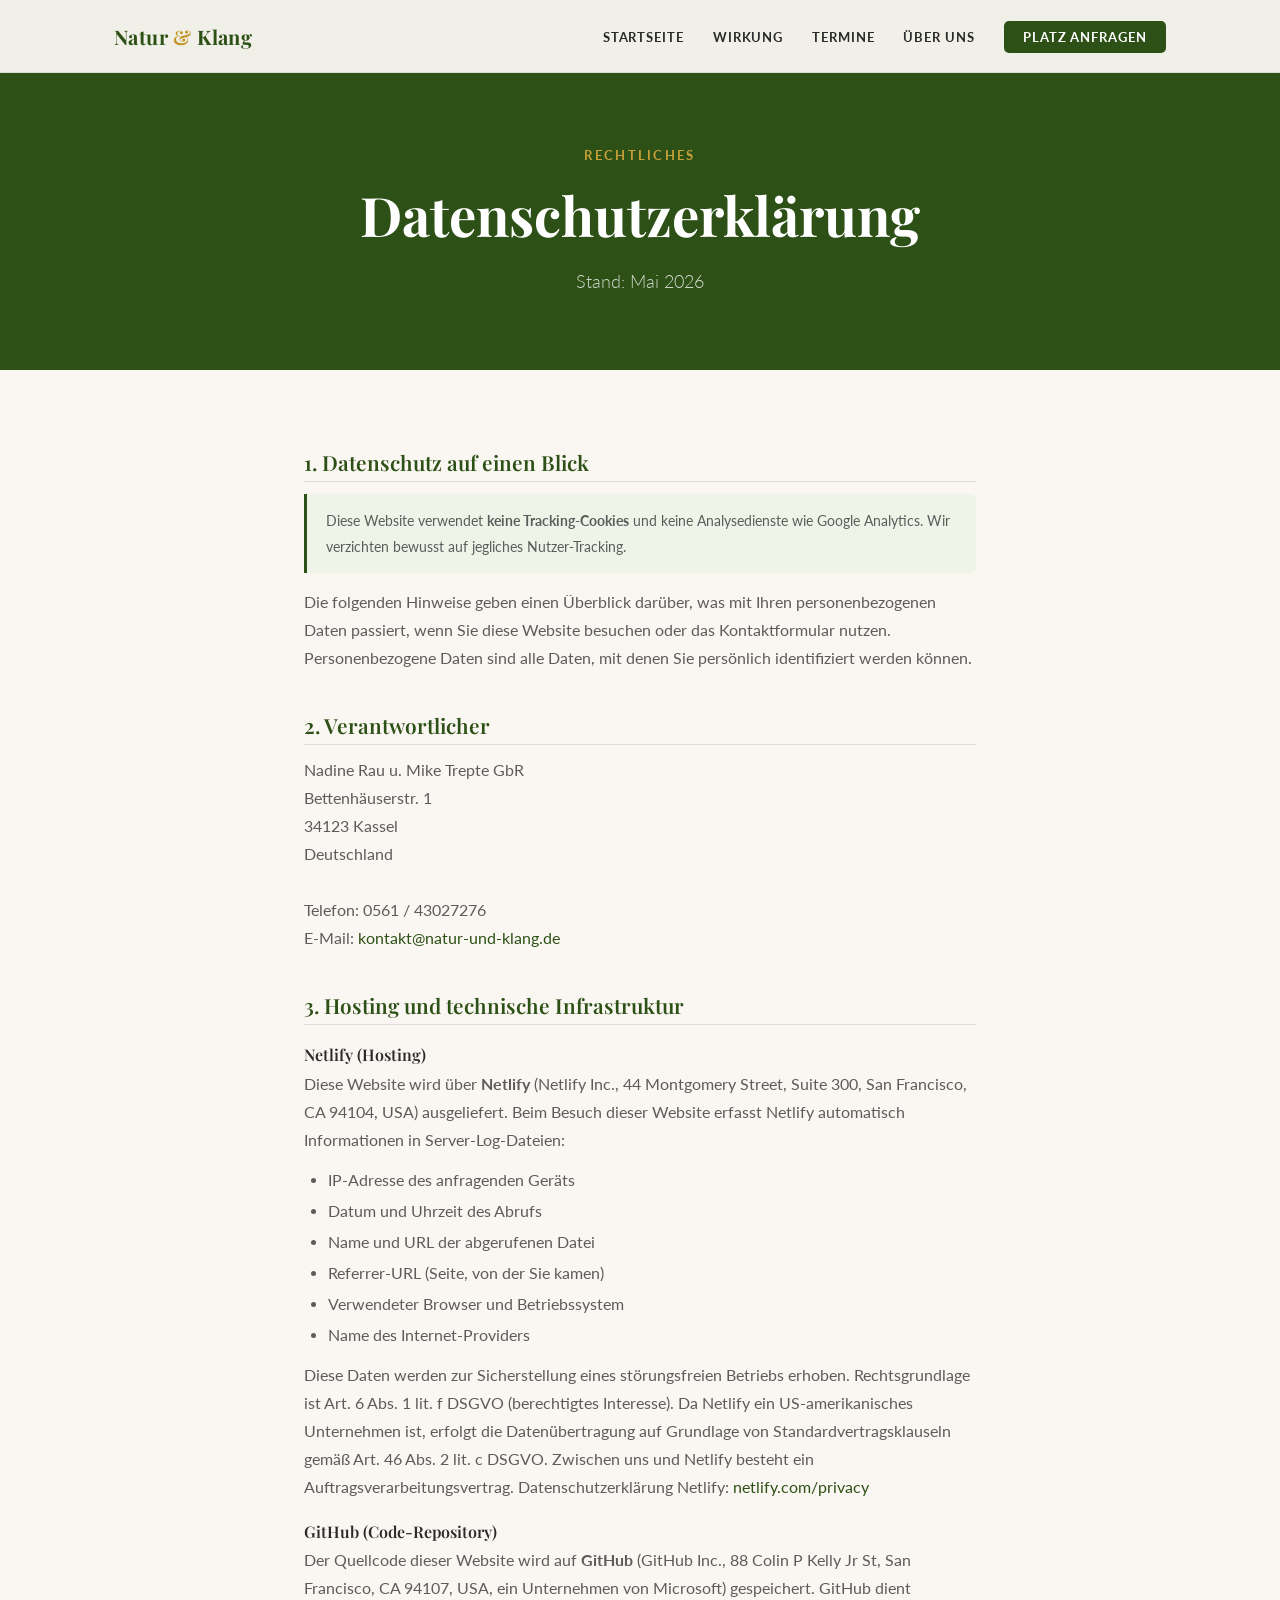
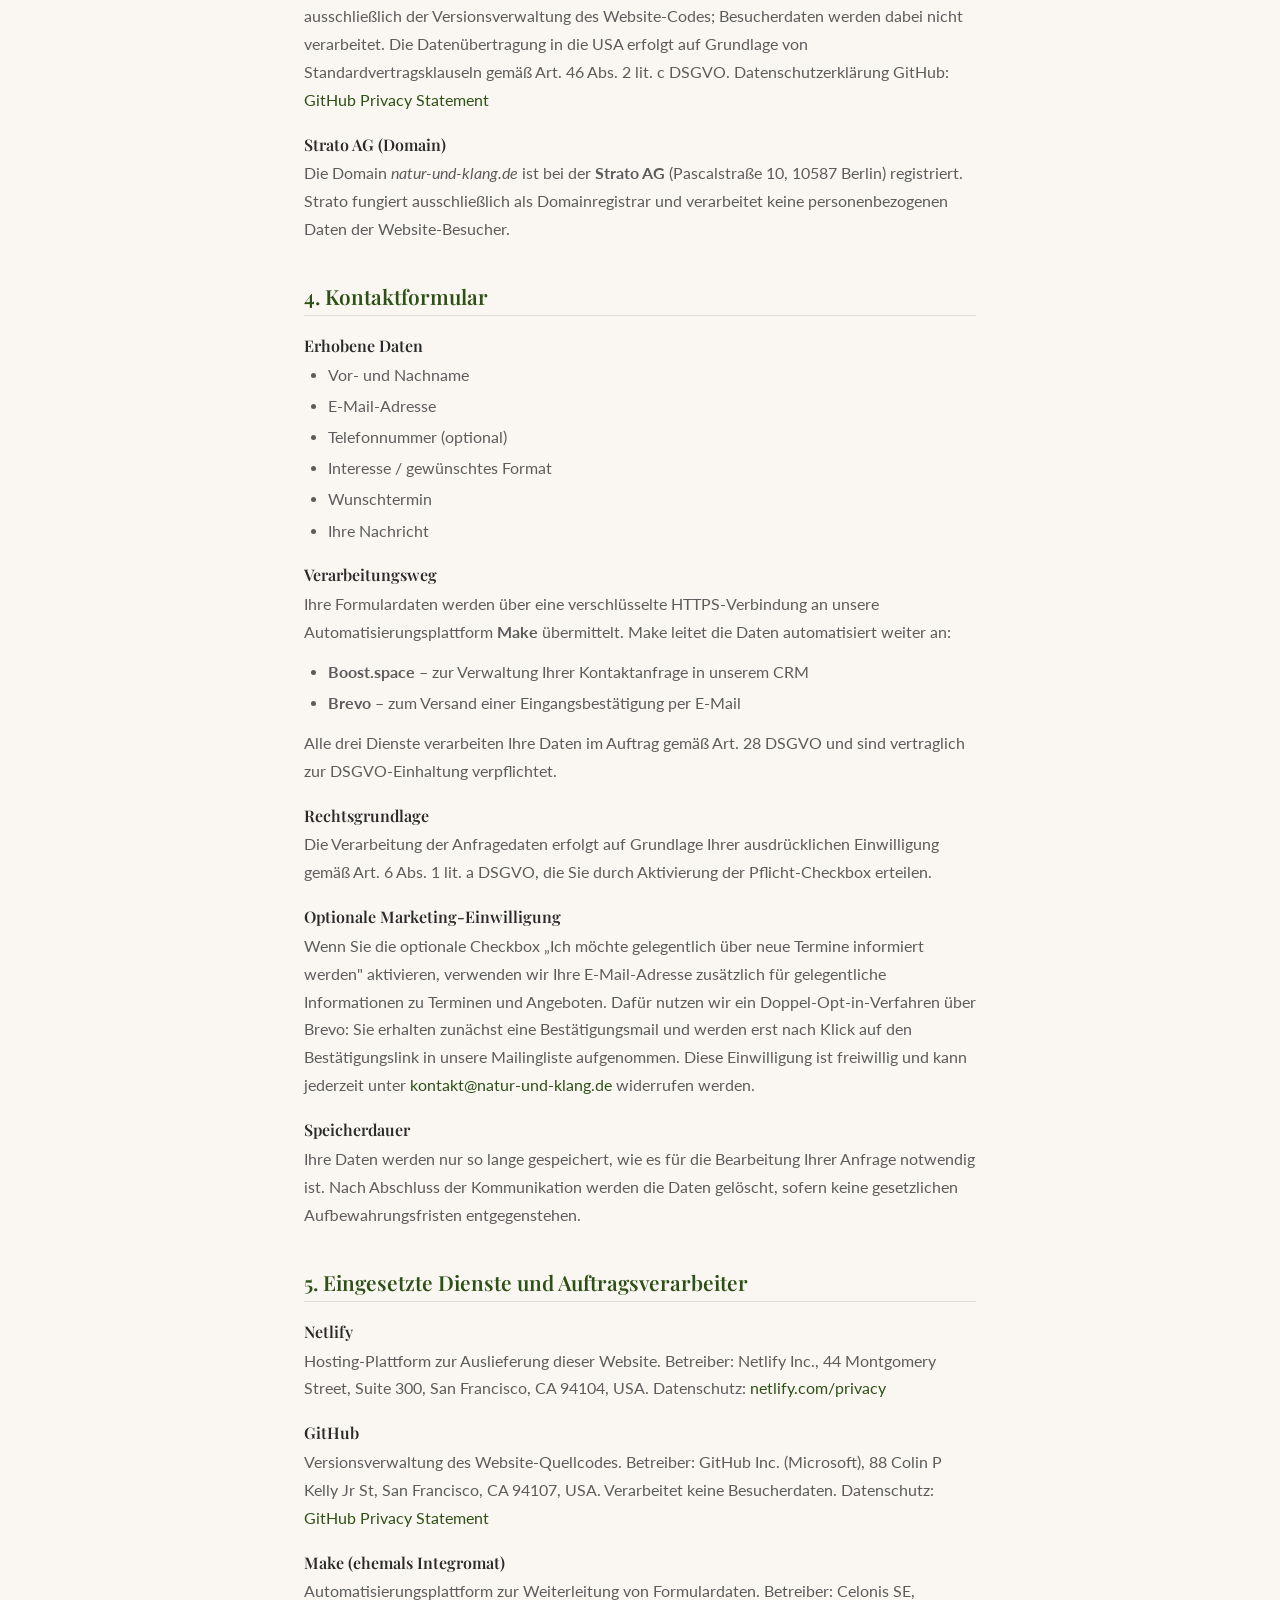
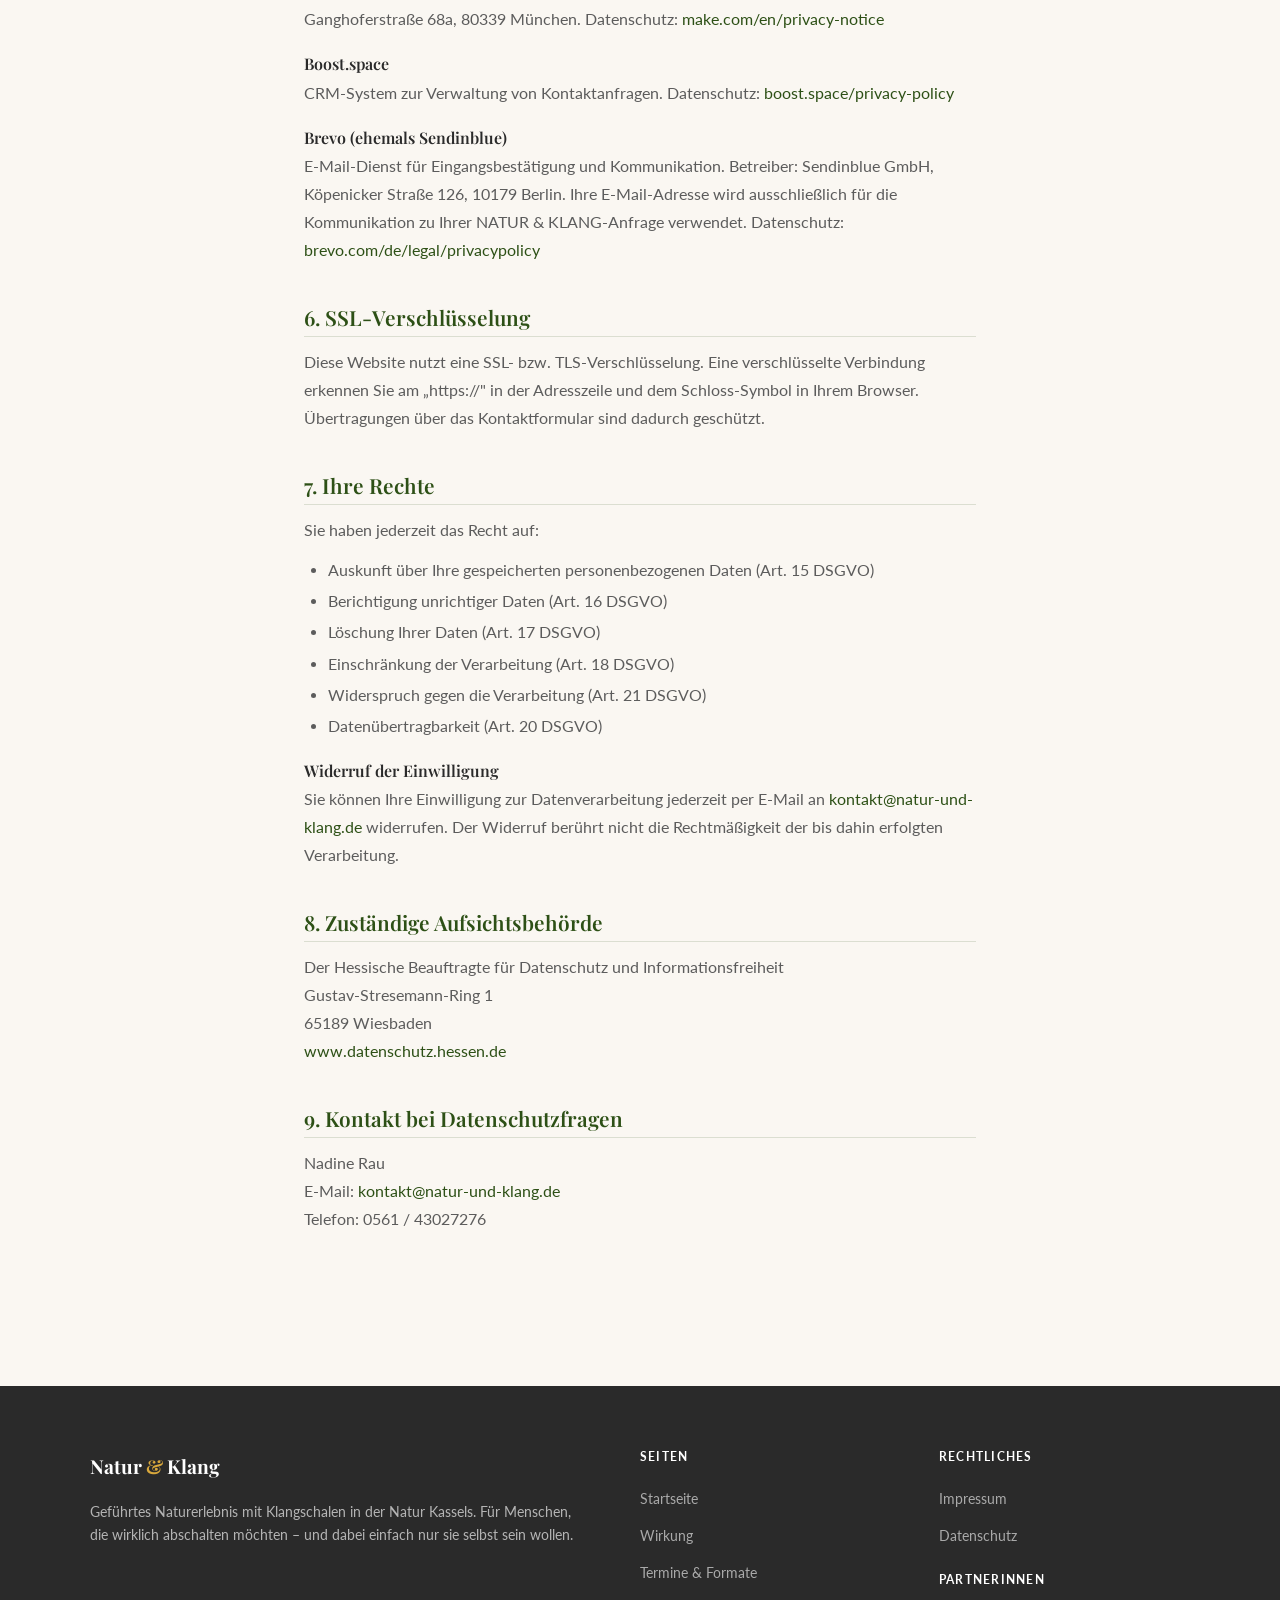
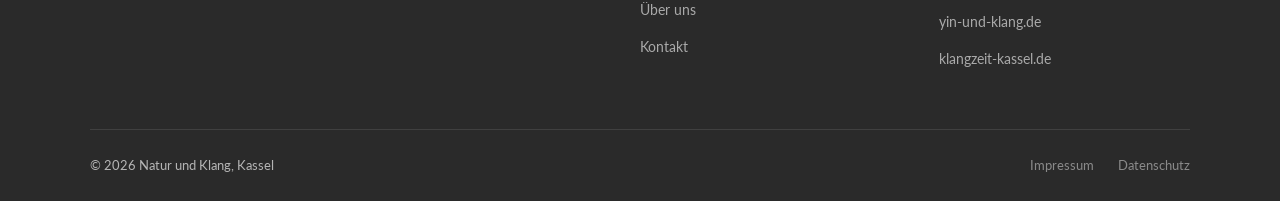
<file: datenschutz.html>
<!DOCTYPE html>
<html lang="de">
<head>
  <meta charset="UTF-8">
  <meta name="viewport" content="width=device-width, initial-scale=1.0">
  <title>Datenschutzerklärung | Natur und Klang Kassel</title>
  <meta name="description" content="Datenschutzerklärung von Natur und Klang, Kassel.">
  <link rel="canonical" href="https://natur-und-klang.de/datenschutz.html">
  <link rel="stylesheet" href="styles.css">
  <meta name="robots" content="noindex, follow">
  <style>
    .legal-section {
      padding: 5rem 1.5rem 7rem;
      background-color: var(--cream);
    }
    .legal-section .container {
      max-width: 720px;
    }
    .legal-block {
      margin-bottom: 2.5rem;
    }
    .legal-block h2 {
      font-size: 1.3rem;
      margin-bottom: 0.75rem;
      padding-bottom: 0.4rem;
      border-bottom: 1px solid rgba(45,80,22,0.15);
    }
    .legal-block h3 {
      font-size: 1rem;
      margin: 1.25rem 0 0.4rem;
      color: var(--anthracite);
    }
    .legal-block p {
      color: var(--grey);
      font-size: 0.97rem;
      line-height: 1.8;
      margin-bottom: 0.75rem;
    }
    .legal-block ul {
      list-style: disc;
      padding-left: 1.5rem;
      color: var(--grey);
      font-size: 0.97rem;
      line-height: 1.8;
      margin-bottom: 0.75rem;
    }
    .legal-block ul li { margin-bottom: 0.2rem; }
    .legal-block a { color: var(--green); }
    .legal-hint {
      background: #eef5e8;
      border-left: 3px solid var(--green);
      padding: 0.9rem 1.2rem;
      margin: 0.75rem 0 1rem;
      border-radius: 0 var(--radius) var(--radius) 0;
      font-size: 0.9rem;
      color: var(--grey);
    }
  </style>
</head>
<body>

<!-- Navigation -->
<nav class="site-nav" aria-label="Hauptnavigation">
  <div class="nav-container">
    <a href="index.html" class="nav-logo">Natur <span>&</span> Klang</a>
    <input type="checkbox" id="nav-toggle" class="nav-toggle" aria-hidden="true">
    <label for="nav-toggle" class="nav-burger" aria-label="Menü öffnen">
      <span></span><span></span><span></span>
    </label>
    <ul class="nav-menu" role="list">
      <li><a href="index.html">Startseite</a></li>
      <li><a href="wirkung.html">Wirkung</a></li>
      <li><a href="events.html">Termine</a></li>
      <li><a href="ueber-uns.html">Über uns</a></li>
      <li><a href="kontakt.html" class="nav-cta">Platz anfragen</a></li>
    </ul>
  </div>
</nav>

<!-- Page Header -->
<header class="page-header">
  <span class="eyebrow" style="color: rgba(217,168,60,0.9);">Rechtliches</span>
  <h1>Datenschutzerklärung</h1>
  <p class="lead">Stand: Mai 2026</p>
</header>

<!-- Inhalt -->
<section class="legal-section">
  <div class="container">

    <!-- 1. Überblick -->
    <div class="legal-block">
      <h2>1. Datenschutz auf einen Blick</h2>

      <div class="legal-hint">
        Diese Website verwendet <strong>keine Tracking-Cookies</strong> und keine Analysedienste wie Google Analytics. Wir verzichten bewusst auf jegliches Nutzer-Tracking.
      </div>

      <p>Die folgenden Hinweise geben einen Überblick darüber, was mit Ihren personenbezogenen Daten passiert, wenn Sie diese Website besuchen oder das Kontaktformular nutzen. Personenbezogene Daten sind alle Daten, mit denen Sie persönlich identifiziert werden können.</p>
    </div>

    <!-- 2. Verantwortlicher -->
    <div class="legal-block">
      <h2>2. Verantwortlicher</h2>
      <p>
        Nadine Rau u. Mike Trepte GbR<br>
        Bettenhäuserstr. 1<br>
        34123 Kassel<br>
        Deutschland<br><br>
        Telefon: 0561 / 43027276<br>
        E-Mail: <a href="mailto:kontakt@natur-und-klang.de">kontakt@natur-und-klang.de</a>
      </p>
    </div>

    <!-- 3. Hosting -->
    <div class="legal-block">
      <h2>3. Hosting und technische Infrastruktur</h2>

      <h3>Netlify (Hosting)</h3>
      <p>Diese Website wird über <strong>Netlify</strong> (Netlify Inc., 44 Montgomery Street, Suite 300, San Francisco, CA 94104, USA) ausgeliefert. Beim Besuch dieser Website erfasst Netlify automatisch Informationen in Server-Log-Dateien:</p>
      <ul>
        <li>IP-Adresse des anfragenden Geräts</li>
        <li>Datum und Uhrzeit des Abrufs</li>
        <li>Name und URL der abgerufenen Datei</li>
        <li>Referrer-URL (Seite, von der Sie kamen)</li>
        <li>Verwendeter Browser und Betriebssystem</li>
        <li>Name des Internet-Providers</li>
      </ul>
      <p>Diese Daten werden zur Sicherstellung eines störungsfreien Betriebs erhoben. Rechtsgrundlage ist Art. 6 Abs. 1 lit. f DSGVO (berechtigtes Interesse). Da Netlify ein US-amerikanisches Unternehmen ist, erfolgt die Datenübertragung auf Grundlage von Standardvertragsklauseln gemäß Art. 46 Abs. 2 lit. c DSGVO. Zwischen uns und Netlify besteht ein Auftragsverarbeitungsvertrag. Datenschutzerklärung Netlify: <a href="https://www.netlify.com/privacy/" target="_blank" rel="noopener">netlify.com/privacy</a></p>

      <h3>GitHub (Code-Repository)</h3>
      <p>Der Quellcode dieser Website wird auf <strong>GitHub</strong> (GitHub Inc., 88 Colin P Kelly Jr St, San Francisco, CA 94107, USA, ein Unternehmen von Microsoft) gespeichert. GitHub dient ausschließlich der Versionsverwaltung des Website-Codes; Besucherdaten werden dabei nicht verarbeitet. Die Datenübertragung in die USA erfolgt auf Grundlage von Standardvertragsklauseln gemäß Art. 46 Abs. 2 lit. c DSGVO. Datenschutzerklärung GitHub: <a href="https://docs.github.com/en/site-policy/privacy-policies/github-general-privacy-statement" target="_blank" rel="noopener">GitHub Privacy Statement</a></p>

      <h3>Strato AG (Domain)</h3>
      <p>Die Domain <em>natur-und-klang.de</em> ist bei der <strong>Strato AG</strong> (Pascalstraße 10, 10587 Berlin) registriert. Strato fungiert ausschließlich als Domainregistrar und verarbeitet keine personenbezogenen Daten der Website-Besucher.</p>
    </div>

    <!-- 4. Kontaktformular -->
    <div class="legal-block">
      <h2>4. Kontaktformular</h2>

      <h3>Erhobene Daten</h3>
      <ul>
        <li>Vor- und Nachname</li>
        <li>E-Mail-Adresse</li>
        <li>Telefonnummer (optional)</li>
        <li>Interesse / gewünschtes Format</li>
        <li>Wunschtermin</li>
        <li>Ihre Nachricht</li>
      </ul>

      <h3>Verarbeitungsweg</h3>
      <p>Ihre Formulardaten werden über eine verschlüsselte HTTPS-Verbindung an unsere Automatisierungsplattform <strong>Make</strong> übermittelt. Make leitet die Daten automatisiert weiter an:</p>
      <ul>
        <li><strong>Boost.space</strong> – zur Verwaltung Ihrer Kontaktanfrage in unserem CRM</li>
        <li><strong>Brevo</strong> – zum Versand einer Eingangsbestätigung per E-Mail</li>
      </ul>
      <p>Alle drei Dienste verarbeiten Ihre Daten im Auftrag gemäß Art. 28 DSGVO und sind vertraglich zur DSGVO-Einhaltung verpflichtet.</p>

      <h3>Rechtsgrundlage</h3>
      <p>Die Verarbeitung der Anfragedaten erfolgt auf Grundlage Ihrer ausdrücklichen Einwilligung gemäß Art. 6 Abs. 1 lit. a DSGVO, die Sie durch Aktivierung der Pflicht-Checkbox erteilen.</p>

      <h3>Optionale Marketing-Einwilligung</h3>
      <p>Wenn Sie die optionale Checkbox „Ich möchte gelegentlich über neue Termine informiert werden" aktivieren, verwenden wir Ihre E-Mail-Adresse zusätzlich für gelegentliche Informationen zu Terminen und Angeboten. Dafür nutzen wir ein Doppel-Opt-in-Verfahren über Brevo: Sie erhalten zunächst eine Bestätigungsmail und werden erst nach Klick auf den Bestätigungslink in unsere Mailingliste aufgenommen. Diese Einwilligung ist freiwillig und kann jederzeit unter <a href="mailto:kontakt@natur-und-klang.de">kontakt@natur-und-klang.de</a> widerrufen werden.</p>

      <h3>Speicherdauer</h3>
      <p>Ihre Daten werden nur so lange gespeichert, wie es für die Bearbeitung Ihrer Anfrage notwendig ist. Nach Abschluss der Kommunikation werden die Daten gelöscht, sofern keine gesetzlichen Aufbewahrungsfristen entgegenstehen.</p>
    </div>

    <!-- 5. Dienste -->
    <div class="legal-block">
      <h2>5. Eingesetzte Dienste und Auftragsverarbeiter</h2>

      <h3>Netlify</h3>
      <p>Hosting-Plattform zur Auslieferung dieser Website. Betreiber: Netlify Inc., 44 Montgomery Street, Suite 300, San Francisco, CA 94104, USA. Datenschutz: <a href="https://www.netlify.com/privacy/" target="_blank" rel="noopener">netlify.com/privacy</a></p>

      <h3>GitHub</h3>
      <p>Versionsverwaltung des Website-Quellcodes. Betreiber: GitHub Inc. (Microsoft), 88 Colin P Kelly Jr St, San Francisco, CA 94107, USA. Verarbeitet keine Besucherdaten. Datenschutz: <a href="https://docs.github.com/en/site-policy/privacy-policies/github-general-privacy-statement" target="_blank" rel="noopener">GitHub Privacy Statement</a></p>

      <h3>Make (ehemals Integromat)</h3>
      <p>Automatisierungsplattform zur Weiterleitung von Formulardaten. Betreiber: Celonis SE, Ganghoferstraße 68a, 80339 München. Datenschutz: <a href="https://www.make.com/en/privacy-notice" target="_blank" rel="noopener">make.com/en/privacy-notice</a></p>

      <h3>Boost.space</h3>
      <p>CRM-System zur Verwaltung von Kontaktanfragen. Datenschutz: <a href="https://boost.space/privacy-policy/" target="_blank" rel="noopener">boost.space/privacy-policy</a></p>

      <h3>Brevo (ehemals Sendinblue)</h3>
      <p>E-Mail-Dienst für Eingangsbestätigung und Kommunikation. Betreiber: Sendinblue GmbH, Köpenicker Straße 126, 10179 Berlin. Ihre E-Mail-Adresse wird ausschließlich für die Kommunikation zu Ihrer NATUR & KLANG-Anfrage verwendet. Datenschutz: <a href="https://www.brevo.com/de/legal/privacypolicy/" target="_blank" rel="noopener">brevo.com/de/legal/privacypolicy</a></p>
    </div>

    <!-- 6. SSL -->
    <div class="legal-block">
      <h2>6. SSL-Verschlüsselung</h2>
      <p>Diese Website nutzt eine SSL- bzw. TLS-Verschlüsselung. Eine verschlüsselte Verbindung erkennen Sie am „https://" in der Adresszeile und dem Schloss-Symbol in Ihrem Browser. Übertragungen über das Kontaktformular sind dadurch geschützt.</p>
    </div>

    <!-- 7. Ihre Rechte -->
    <div class="legal-block">
      <h2>7. Ihre Rechte</h2>
      <p>Sie haben jederzeit das Recht auf:</p>
      <ul>
        <li>Auskunft über Ihre gespeicherten personenbezogenen Daten (Art. 15 DSGVO)</li>
        <li>Berichtigung unrichtiger Daten (Art. 16 DSGVO)</li>
        <li>Löschung Ihrer Daten (Art. 17 DSGVO)</li>
        <li>Einschränkung der Verarbeitung (Art. 18 DSGVO)</li>
        <li>Widerspruch gegen die Verarbeitung (Art. 21 DSGVO)</li>
        <li>Datenübertragbarkeit (Art. 20 DSGVO)</li>
      </ul>

      <h3>Widerruf der Einwilligung</h3>
      <p>Sie können Ihre Einwilligung zur Datenverarbeitung jederzeit per E-Mail an <a href="mailto:kontakt@natur-und-klang.de">kontakt@natur-und-klang.de</a> widerrufen. Der Widerruf berührt nicht die Rechtmäßigkeit der bis dahin erfolgten Verarbeitung.</p>
    </div>

    <!-- 8. Aufsichtsbehörde -->
    <div class="legal-block">
      <h2>8. Zuständige Aufsichtsbehörde</h2>
      <p>
        Der Hessische Beauftragte für Datenschutz und Informationsfreiheit<br>
        Gustav-Stresemann-Ring 1<br>
        65189 Wiesbaden<br>
        <a href="https://www.datenschutz.hessen.de" target="_blank" rel="noopener">www.datenschutz.hessen.de</a>
      </p>
    </div>

    <!-- 9. Kontakt Datenschutz -->
    <div class="legal-block">
      <h2>9. Kontakt bei Datenschutzfragen</h2>
      <p>
        Nadine Rau<br>
        E-Mail: <a href="mailto:kontakt@natur-und-klang.de">kontakt@natur-und-klang.de</a><br>
        Telefon: 0561 / 43027276
      </p>
    </div>

  </div>
</section>

<!-- Footer -->
<footer class="site-footer" aria-label="Seitenfooter">
  <div class="footer-grid">
    <div class="footer-brand">
      <a href="index.html" class="footer-logo">Natur <span>&</span> Klang</a>
      <p>Geführtes Naturerlebnis mit Klangschalen in der Natur Kassels. Für Menschen, die wirklich abschalten möchten – und dabei einfach nur sie selbst sein wollen.</p>
    </div>
    <div class="footer-col">
      <h4>Seiten</h4>
      <ul>
        <li><a href="index.html">Startseite</a></li>
        <li><a href="wirkung.html">Wirkung</a></li>
        <li><a href="events.html">Termine & Formate</a></li>
        <li><a href="ueber-uns.html">Über uns</a></li>
        <li><a href="kontakt.html">Kontakt</a></li>
      </ul>
    </div>
    <div class="footer-col">
      <h4>Rechtliches</h4>
      <ul>
        <li><a href="impressum.html">Impressum</a></li>
        <li><a href="datenschutz.html">Datenschutz</a></li>
      </ul>
      <h4 style="margin-top:1.5rem;">Partnerinnen</h4>
      <ul>
        <li><a href="https://yin-und-klang.de" target="_blank" rel="noopener">yin-und-klang.de</a></li>
        <li><a href="https://klangzeit-kassel.de" target="_blank" rel="noopener">klangzeit-kassel.de</a></li>
      </ul>
    </div>
  </div>
  <div class="footer-bottom">
    <span>© 2026 Natur und Klang, Kassel</span>
    <nav class="footer-legal" aria-label="Rechtliche Links">
      <a href="impressum.html">Impressum</a>
      <a href="datenschutz.html">Datenschutz</a>
    </nav>
  </div>
</footer>

</body>
</html>
</file>
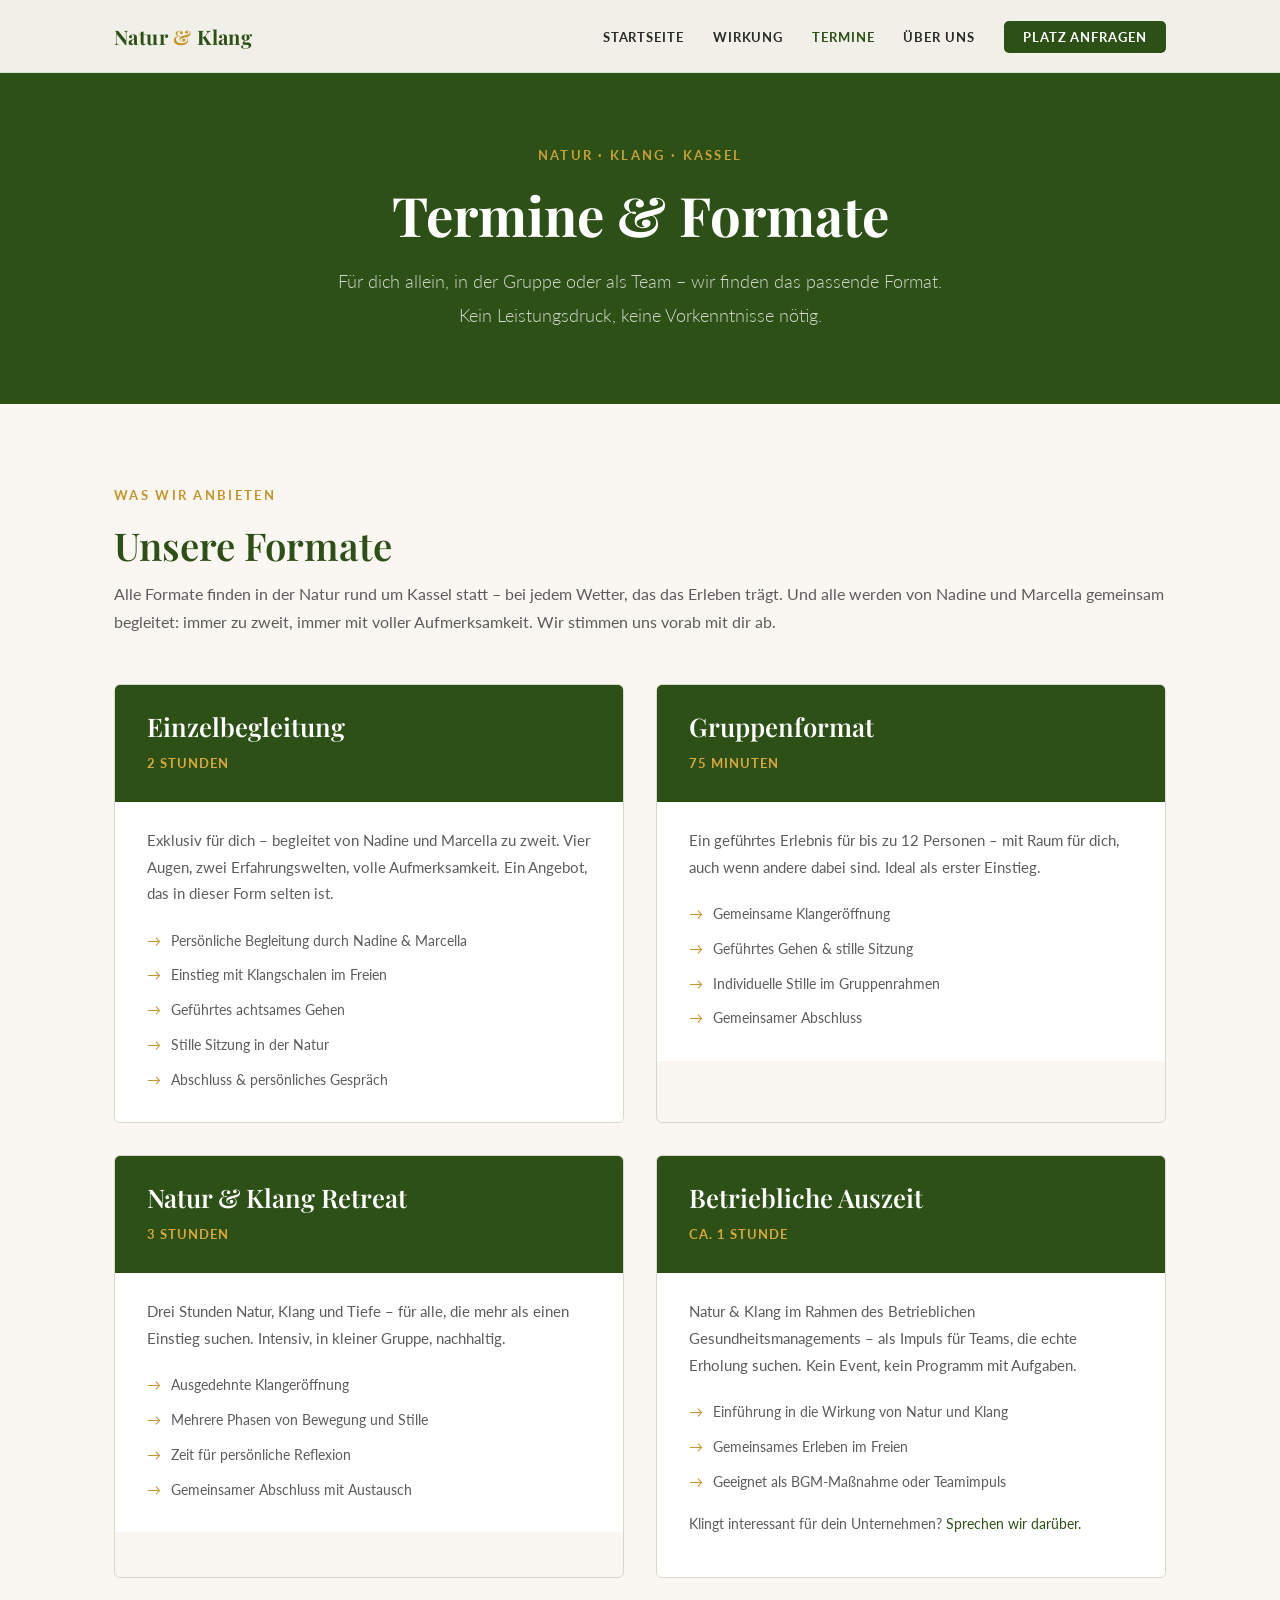
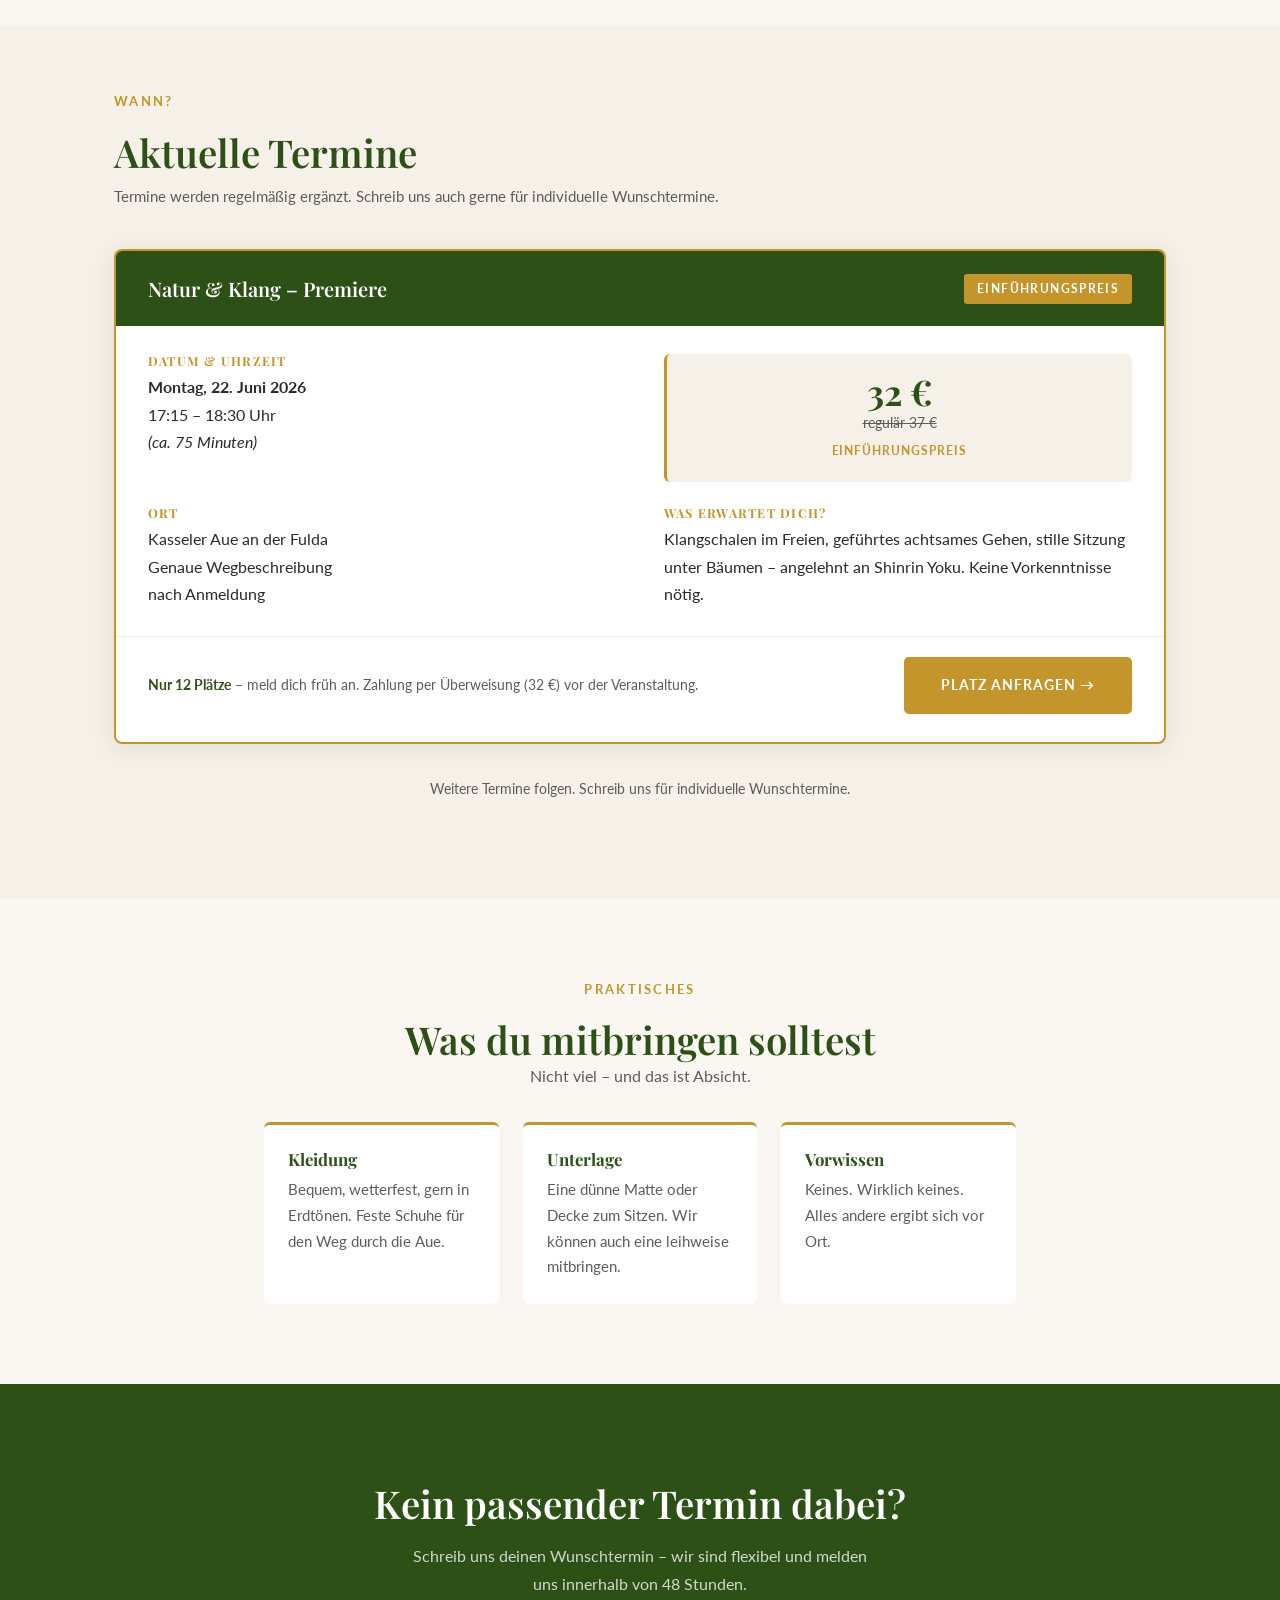
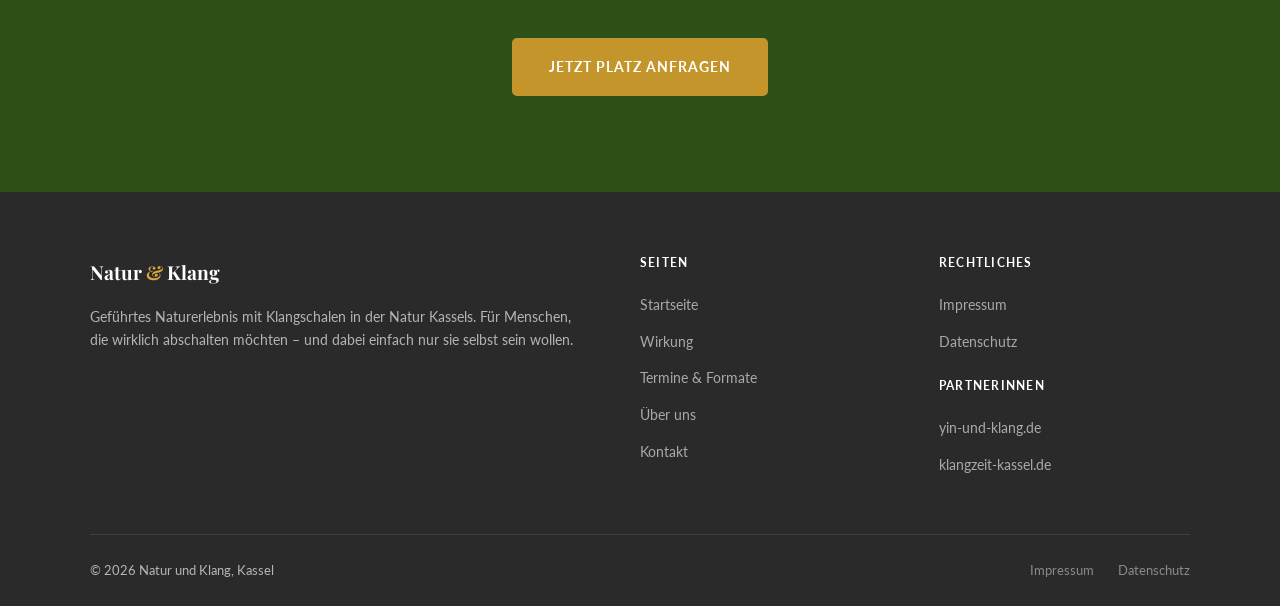
<file: events.html>
<!DOCTYPE html>
<html lang="de">
<head>
  <meta charset="UTF-8">
  <meta name="viewport" content="width=device-width, initial-scale=1.0">
  <title>Termine & Formate | Natur und Klang Kassel</title>
  <meta name="description" content="Geführtes Naturerlebnis mit Klangschalen in Kassel: Einzelbegleitung, Gruppenformat und Retreat. Aktuelle Termine und unverbindliche Anfrage für Natur und Klang Kassel.">
  <link rel="canonical" href="https://natur-und-klang.de/events.html">
  <link rel="stylesheet" href="styles.css">

  <meta property="og:title" content="Termine & Formate | Natur und Klang Kassel">
  <meta property="og:description" content="Geführtes Naturerlebnis mit Klangschalen in der Natur Kassels – Formate und Termine für Einzelpersonen und Gruppen.">
  <meta property="og:type" content="website">
  <meta property="og:url" content="https://natur-und-klang.de/events.html">

  <!-- Schema.org: Event -->
  <script type="application/ld+json">
  {
    "@context": "https://schema.org",
    "@type": "Event",
    "name": "Natur & Klang – Premiere · Geführtes Naturerlebnis in der Kasseler Aue",
    "description": "Erstes geführtes Naturerlebnis mit Klangschalen in der Kasseler Aue. Shinrin Yoku, Achtsamkeit und Klangmeditation in der Natur. Nur 12 Plätze, Einführungspreis 32 €.",
    "startDate": "2026-06-22T17:15:00+02:00",
    "endDate": "2026-06-22T18:30:00+02:00",
    "eventStatus": "https://schema.org/EventScheduled",
    "eventAttendanceMode": "https://schema.org/OfflineEventAttendanceMode",
    "maximumAttendeeCapacity": 12,
    "location": {
      "@type": "Place",
      "name": "Kasseler Aue",
      "description": "Parkähnliche Landschaft direkt an der Fulda, Kassel",
      "address": {
        "@type": "PostalAddress",
        "addressLocality": "Kassel",
        "addressRegion": "HE",
        "addressCountry": "DE"
      }
    },
    "organizer": {
      "@type": "Organization",
      "name": "Natur und Klang",
      "url": "https://natur-und-klang.de"
    },
    "performer": [
      {
        "@type": "Person",
        "name": "Nadine Rau",
        "jobTitle": "Yin Yoga, Achtsamkeit & Präsenz"
      },
      {
        "@type": "Person",
        "name": "Marcella Toby",
        "jobTitle": "Klangbegleitung",
        "url": "https://klangzeit-kassel.de"
      }
    ],
    "offers": {
      "@type": "Offer",
      "url": "https://natur-und-klang.de/kontakt.html",
      "price": "32",
      "priceCurrency": "EUR",
      "availability": "https://schema.org/InStock",
      "validFrom": "2026-05-17"
    },
    "image": "https://natur-und-klang.de/Bilder/Natur_Klang_Hauptbild3.jpeg"
  }
  </script>
</head>
<body>

<!-- Navigation -->
<nav class="site-nav" aria-label="Hauptnavigation">
  <div class="nav-container">
    <a href="index.html" class="nav-logo">Natur <span>&</span> Klang</a>
    <input type="checkbox" id="nav-toggle" class="nav-toggle" aria-hidden="true">
    <label for="nav-toggle" class="nav-burger" aria-label="Menü öffnen">
      <span></span>
      <span></span>
      <span></span>
    </label>
    <ul class="nav-menu" role="list">
      <li><a href="index.html">Startseite</a></li>
      <li><a href="wirkung.html">Wirkung</a></li>
      <li><a href="events.html" class="active" aria-current="page">Termine</a></li>
      <li><a href="ueber-uns.html">Über uns</a></li>
      <li><a href="kontakt.html" class="nav-cta">Platz anfragen</a></li>
    </ul>
  </div>
</nav>

<!-- Page Header -->
<header class="page-header">
  <span class="eyebrow" style="color: rgba(217,168,60,0.9);">Natur · Klang · Kassel</span>
  <h1>Termine &amp; Formate</h1>
  <p class="lead">Für dich allein, in der Gruppe oder als Team – wir finden das passende Format. Kein Leistungsdruck, keine Vorkenntnisse nötig.</p>
</header>

<!-- Formate -->
<section class="formats-section" aria-labelledby="formate-heading">
  <div class="container">
    <span class="eyebrow">Was wir anbieten</span>
    <h2 id="formate-heading">Unsere Formate</h2>
    <p>Alle Formate finden in der Natur rund um Kassel statt – bei jedem Wetter, das das Erleben trägt. Und alle werden von Nadine und Marcella gemeinsam begleitet: immer zu zweit, immer mit voller Aufmerksamkeit. Wir stimmen uns vorab mit dir ab.</p>
    <div class="formats-grid">

      <article class="format-card">
        <div class="format-card-head">
          <h3>Einzelbegleitung</h3>
          <span class="format-duration">2 Stunden</span>
        </div>
        <div class="format-card-body">
          <p>Exklusiv für dich – begleitet von Nadine und Marcella zu zweit. Vier Augen, zwei Erfahrungswelten, volle Aufmerksamkeit. Ein Angebot, das in dieser Form selten ist.</p>
          <ul>
            <li>Persönliche Begleitung durch Nadine &amp; Marcella</li>
            <li>Einstieg mit Klangschalen im Freien</li>
            <li>Geführtes achtsames Gehen</li>
            <li>Stille Sitzung in der Natur</li>
            <li>Abschluss &amp; persönliches Gespräch</li>
          </ul>
        </div>
      </article>

      <article class="format-card">
        <div class="format-card-head">
          <h3>Gruppenformat</h3>
          <span class="format-duration">75 Minuten</span>
        </div>
        <div class="format-card-body">
          <p>Ein geführtes Erlebnis für bis zu 12 Personen – mit Raum für dich, auch wenn andere dabei sind. Ideal als erster Einstieg.</p>
          <ul>
            <li>Gemeinsame Klangeröffnung</li>
            <li>Geführtes Gehen &amp; stille Sitzung</li>
            <li>Individuelle Stille im Gruppenrahmen</li>
            <li>Gemeinsamer Abschluss</li>
          </ul>
        </div>
      </article>

      <article class="format-card">
        <div class="format-card-head">
          <h3>Natur &amp; Klang Retreat</h3>
          <span class="format-duration">3 Stunden</span>
        </div>
        <div class="format-card-body">
          <p>Drei Stunden Natur, Klang und Tiefe – für alle, die mehr als einen Einstieg suchen. Intensiv, in kleiner Gruppe, nachhaltig.</p>
          <ul>
            <li>Ausgedehnte Klangeröffnung</li>
            <li>Mehrere Phasen von Bewegung und Stille</li>
            <li>Zeit für persönliche Reflexion</li>
            <li>Gemeinsamer Abschluss mit Austausch</li>
          </ul>
        </div>
      </article>

      <article class="format-card">
        <div class="format-card-head">
          <h3>Betriebliche Auszeit</h3>
          <span class="format-duration">ca. 1 Stunde</span>
        </div>
        <div class="format-card-body">
          <p>Natur &amp; Klang im Rahmen des Betrieblichen Gesundheitsmanagements – als Impuls für Teams, die echte Erholung suchen. Kein Event, kein Programm mit Aufgaben.</p>
          <ul>
            <li>Einführung in die Wirkung von Natur und Klang</li>
            <li>Gemeinsames Erleben im Freien</li>
            <li>Geeignet als BGM-Maßnahme oder Teamimpuls</li>
          </ul>
          <p style="margin-top: 0.75rem; font-size: 0.9rem; color: var(--grey);">Klingt interessant für dein Unternehmen? <a href="kontakt.html" style="color: var(--green);">Sprechen wir darüber.</a></p>
        </div>
      </article>

    </div>
  </div>
</section>

<!-- Termine -->
<section class="termine-section" aria-labelledby="termine-heading">
  <div class="container">
    <span class="eyebrow">Wann?</span>
    <h2 id="termine-heading">Aktuelle Termine</h2>
    <p class="termine-note">Termine werden regelmäßig ergänzt. Schreib uns auch gerne für individuelle Wunschtermine.</p>

    <!-- Erster Termin -->
    <div class="termin-card" id="premiere">
      <div class="termin-card-head">
        <h3>Natur &amp; Klang – Premiere</h3>
        <span class="termin-premiere-badge">Einführungspreis</span>
      </div>
      <div class="termin-card-body">
        <div class="termin-info-block">
          <h4>Datum &amp; Uhrzeit</h4>
          <p><strong>Montag, 22. Juni 2026</strong><br>17:15 – 18:30 Uhr<br><em>(ca. 75 Minuten)</em></p>
        </div>
        <div class="termin-price-box">
          <div class="price-main">32 €</div>
          <div class="price-normal">regulär 37 €</div>
          <div class="price-label">Einführungspreis</div>
        </div>
        <div class="termin-info-block">
          <h4>Ort</h4>
          <p>Kasseler Aue an der Fulda<br>Genaue Wegbeschreibung<br>nach Anmeldung</p>
        </div>
        <div class="termin-info-block">
          <h4>Was erwartet dich?</h4>
          <p>Klangschalen im Freien, geführtes achtsames Gehen, stille Sitzung unter Bäumen – angelehnt an Shinrin Yoku. Keine Vorkenntnisse nötig.</p>
        </div>
      </div>
      <div class="termin-card-footer">
        <p class="termin-hinweis">
          <strong>Nur 12 Plätze</strong> – meld dich früh an.
          Zahlung per Überweisung (32 €) vor der Veranstaltung.
        </p>
        <a href="kontakt.html?event=premiere" class="btn btn-primary">Platz anfragen →</a>
      </div>
    </div>

    <p style="margin-top: 2rem; color: var(--grey); font-size: 0.9rem; text-align: center;">
      Weitere Termine folgen. Schreib uns für individuelle Wunschtermine.
    </p>
  </div>
</section>

<!-- Was mitbringen -->
<section style="padding: 5rem 1.5rem; background-color: var(--cream);" aria-labelledby="mitbringen-heading">
  <div class="container" style="max-width: 800px; text-align: center;">
    <span class="eyebrow">Praktisches</span>
    <h2 id="mitbringen-heading">Was du mitbringen solltest</h2>
    <p style="color: var(--grey); margin-bottom: 2rem;">Nicht viel – und das ist Absicht.</p>
    <div style="display: grid; grid-template-columns: repeat(auto-fit, minmax(200px, 1fr)); gap: 1.5rem; text-align: left; margin-top: 1rem;">
      <div style="background: var(--white); border-radius: 6px; padding: 1.5rem; border-top: 3px solid var(--gold);">
        <h4 style="color: var(--green); margin-bottom: 0.5rem;">Kleidung</h4>
        <p style="color: var(--grey); font-size: 0.92rem; margin: 0;">Bequem, wetterfest, gern in Erdtönen. Feste Schuhe für den Weg durch die Aue.</p>
      </div>
      <div style="background: var(--white); border-radius: 6px; padding: 1.5rem; border-top: 3px solid var(--gold);">
        <h4 style="color: var(--green); margin-bottom: 0.5rem;">Unterlage</h4>
        <p style="color: var(--grey); font-size: 0.92rem; margin: 0;">Eine dünne Matte oder Decke zum Sitzen. Wir können auch eine leihweise mitbringen.</p>
      </div>
      <div style="background: var(--white); border-radius: 6px; padding: 1.5rem; border-top: 3px solid var(--gold);">
        <h4 style="color: var(--green); margin-bottom: 0.5rem;">Vorwissen</h4>
        <p style="color: var(--grey); font-size: 0.92rem; margin: 0;">Keines. Wirklich keines. Alles andere ergibt sich vor Ort.</p>
      </div>
    </div>
  </div>
</section>

<!-- CTA -->
<section class="cta-section" aria-labelledby="cta-heading">
  <div class="container">
    <h2 id="cta-heading">Kein passender Termin dabei?</h2>
    <p>Schreib uns deinen Wunschtermin – wir sind flexibel und melden uns innerhalb von 48 Stunden.</p>
    <a href="kontakt.html" class="btn btn-primary">Jetzt Platz anfragen</a>
  </div>
</section>

<!-- Footer -->
<footer class="site-footer" aria-label="Seitenfooter">
  <div class="footer-grid">
    <div class="footer-brand">
      <a href="index.html" class="footer-logo">Natur <span>&</span> Klang</a>
      <p>Geführtes Naturerlebnis mit Klangschalen in der Natur Kassels. Für Menschen, die wirklich abschalten möchten – und dabei einfach nur sie selbst sein wollen.</p>
    </div>
    <div class="footer-col">
      <h4>Seiten</h4>
      <ul>
        <li><a href="index.html">Startseite</a></li>
        <li><a href="wirkung.html">Wirkung</a></li>
        <li><a href="events.html">Termine & Formate</a></li>
        <li><a href="ueber-uns.html">Über uns</a></li>
        <li><a href="kontakt.html">Kontakt</a></li>
      </ul>
    </div>
    <div class="footer-col">
      <h4>Rechtliches</h4>
      <ul>
        <li><a href="impressum.html">Impressum</a></li>
        <li><a href="datenschutz.html">Datenschutz</a></li>
      </ul>
      <h4 style="margin-top:1.5rem;">Partnerinnen</h4>
      <ul>
        <li><a href="https://yin-und-klang.de" target="_blank" rel="noopener">yin-und-klang.de</a></li>
        <li><a href="https://klangzeit-kassel.de" target="_blank" rel="noopener">klangzeit-kassel.de</a></li>
      </ul>
    </div>
  </div>
  <div class="footer-bottom">
    <span>© 2026 Natur und Klang, Kassel</span>
    <nav class="footer-legal" aria-label="Rechtliche Links">
      <a href="impressum.html">Impressum</a>
      <a href="datenschutz.html">Datenschutz</a>
    </nav>
  </div>
</footer>

</body>
</html>
</file>
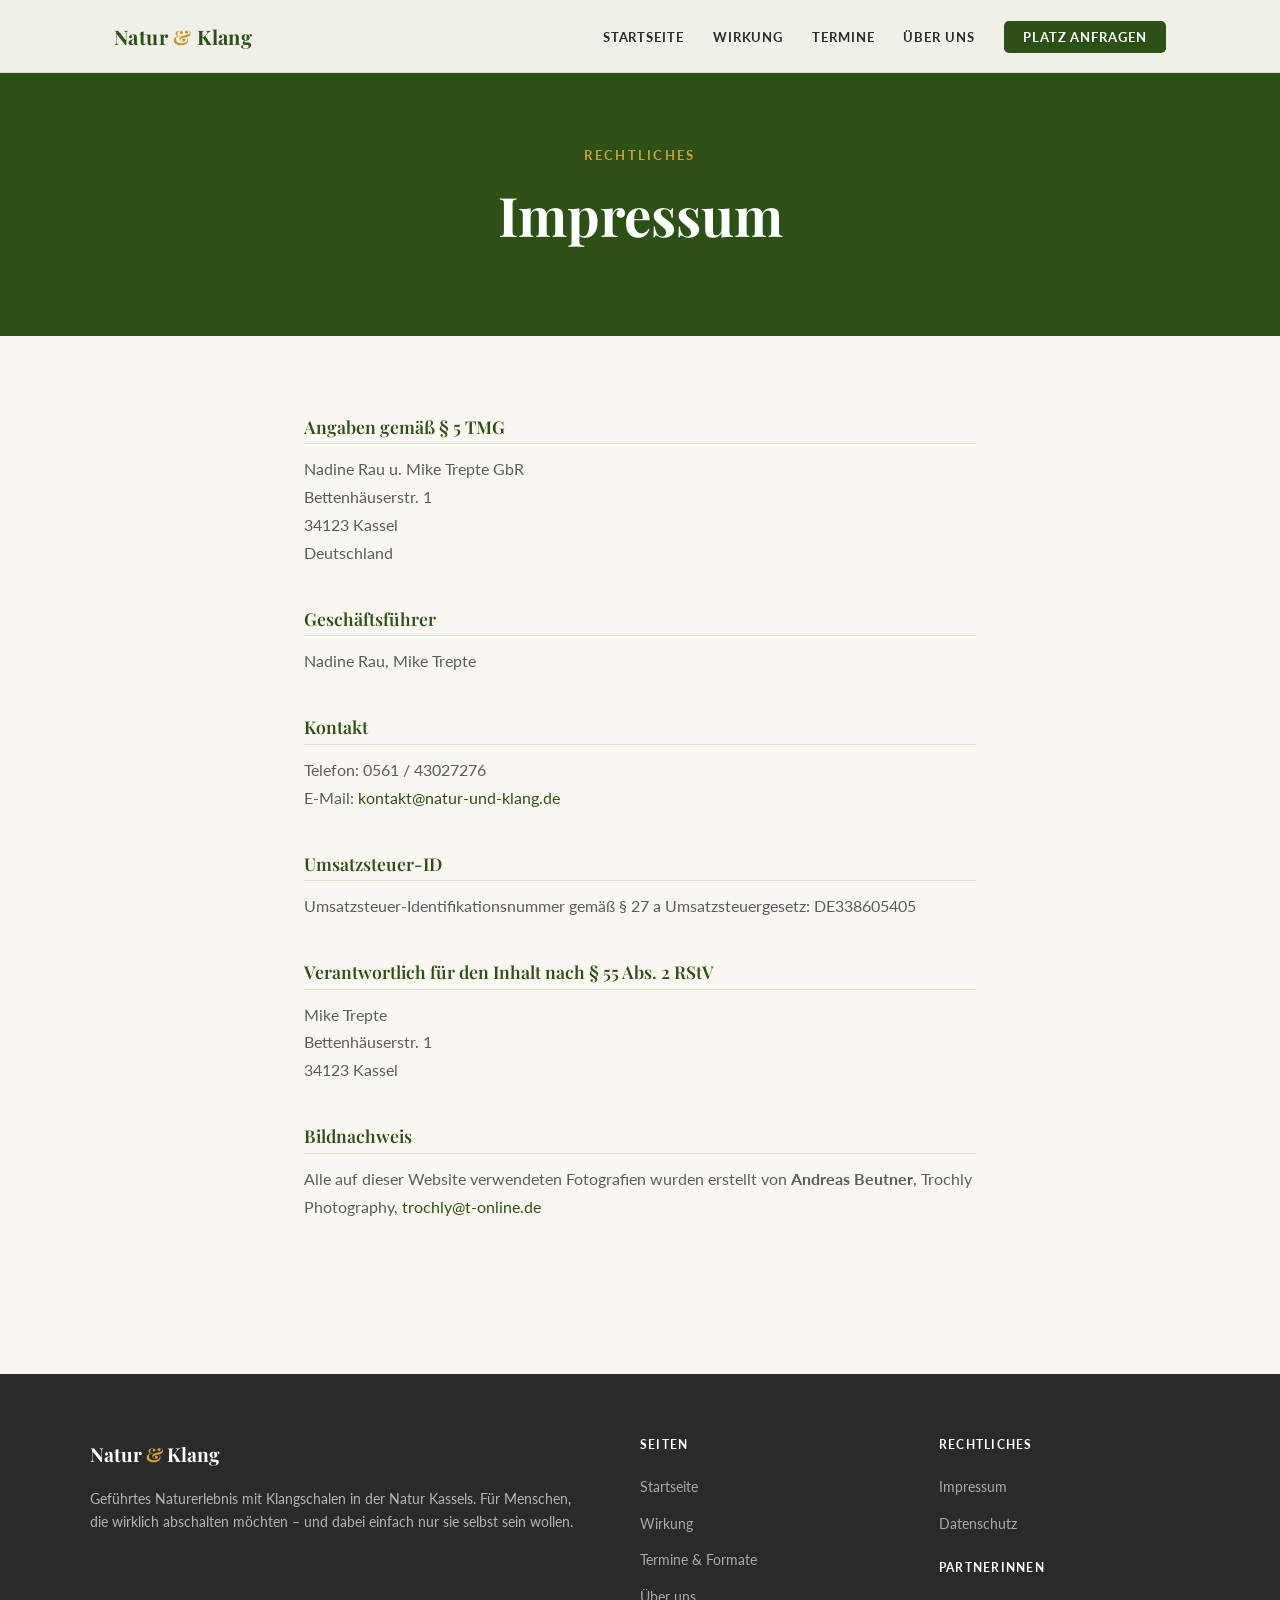
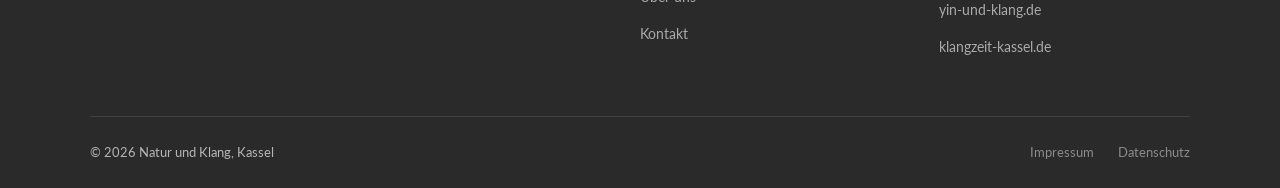
<file: impressum.html>
<!DOCTYPE html>
<html lang="de">
<head>
  <meta charset="UTF-8">
  <meta name="viewport" content="width=device-width, initial-scale=1.0">
  <title>Impressum | Natur und Klang Kassel</title>
  <meta name="description" content="Impressum der Natur und Klang GbR, Kassel.">
  <link rel="canonical" href="https://natur-und-klang.de/impressum.html">
  <link rel="stylesheet" href="styles.css">
  <meta name="robots" content="noindex, follow">
  <style>
    .legal-section {
      padding: 5rem 1.5rem 7rem;
      background-color: var(--cream);
    }
    .legal-section .container {
      max-width: 720px;
    }
    .legal-block {
      margin-bottom: 2.5rem;
    }
    .legal-block h2 {
      font-size: 1.1rem;
      margin-bottom: 0.75rem;
      padding-bottom: 0.4rem;
      border-bottom: 1px solid rgba(45,80,22,0.15);
    }
    .legal-block p, .legal-block address {
      color: var(--grey);
      font-style: normal;
      font-size: 0.97rem;
      line-height: 1.8;
    }
    .legal-block a { color: var(--green); }
  </style>
</head>
<body>

<!-- Navigation -->
<nav class="site-nav" aria-label="Hauptnavigation">
  <div class="nav-container">
    <a href="index.html" class="nav-logo">Natur <span>&</span> Klang</a>
    <input type="checkbox" id="nav-toggle" class="nav-toggle" aria-hidden="true">
    <label for="nav-toggle" class="nav-burger" aria-label="Menü öffnen">
      <span></span><span></span><span></span>
    </label>
    <ul class="nav-menu" role="list">
      <li><a href="index.html">Startseite</a></li>
      <li><a href="wirkung.html">Wirkung</a></li>
      <li><a href="events.html">Termine</a></li>
      <li><a href="ueber-uns.html">Über uns</a></li>
      <li><a href="kontakt.html" class="nav-cta">Platz anfragen</a></li>
    </ul>
  </div>
</nav>

<!-- Page Header -->
<header class="page-header">
  <span class="eyebrow" style="color: rgba(217,168,60,0.9);">Rechtliches</span>
  <h1>Impressum</h1>
</header>

<!-- Inhalt -->
<section class="legal-section">
  <div class="container">

    <div class="legal-block">
      <h2>Angaben gemäß § 5 TMG</h2>
      <address>
        Nadine Rau u. Mike Trepte GbR<br>
        Bettenhäuserstr. 1<br>
        34123 Kassel<br>
        Deutschland
      </address>
    </div>

    <div class="legal-block">
      <h2>Geschäftsführer</h2>
      <p>Nadine Rau, Mike Trepte</p>
    </div>

    <div class="legal-block">
      <h2>Kontakt</h2>
      <p>
        Telefon: 0561 / 43027276<br>
        E-Mail: <a href="mailto:kontakt@natur-und-klang.de">kontakt@natur-und-klang.de</a>
      </p>
    </div>

    <div class="legal-block">
      <h2>Umsatzsteuer-ID</h2>
      <p>Umsatzsteuer-Identifikationsnummer gemäß § 27&nbsp;a Umsatzsteuergesetz: DE338605405</p>
    </div>

    <div class="legal-block">
      <h2>Verantwortlich für den Inhalt nach § 55 Abs. 2 RStV</h2>
      <address>
        Mike Trepte<br>
        Bettenhäuserstr. 1<br>
        34123 Kassel
      </address>
    </div>

    <div class="legal-block">
      <h2>Bildnachweis</h2>
      <p>Alle auf dieser Website verwendeten Fotografien wurden erstellt von <strong>Andreas Beutner</strong>, Trochly Photography, <a href="mailto:trochly@t-online.de">trochly@t-online.de</a></p>
    </div>


  </div>
</section>

<!-- Footer -->
<footer class="site-footer" aria-label="Seitenfooter">
  <div class="footer-grid">
    <div class="footer-brand">
      <a href="index.html" class="footer-logo">Natur <span>&</span> Klang</a>
      <p>Geführtes Naturerlebnis mit Klangschalen in der Natur Kassels. Für Menschen, die wirklich abschalten möchten – und dabei einfach nur sie selbst sein wollen.</p>
    </div>
    <div class="footer-col">
      <h4>Seiten</h4>
      <ul>
        <li><a href="index.html">Startseite</a></li>
        <li><a href="wirkung.html">Wirkung</a></li>
        <li><a href="events.html">Termine & Formate</a></li>
        <li><a href="ueber-uns.html">Über uns</a></li>
        <li><a href="kontakt.html">Kontakt</a></li>
      </ul>
    </div>
    <div class="footer-col">
      <h4>Rechtliches</h4>
      <ul>
        <li><a href="impressum.html">Impressum</a></li>
        <li><a href="datenschutz.html">Datenschutz</a></li>
      </ul>
      <h4 style="margin-top:1.5rem;">Partnerinnen</h4>
      <ul>
        <li><a href="https://yin-und-klang.de" target="_blank" rel="noopener">yin-und-klang.de</a></li>
        <li><a href="https://klangzeit-kassel.de" target="_blank" rel="noopener">klangzeit-kassel.de</a></li>
      </ul>
    </div>
  </div>
  <div class="footer-bottom">
    <span>© 2026 Natur und Klang, Kassel</span>
    <nav class="footer-legal" aria-label="Rechtliche Links">
      <a href="impressum.html">Impressum</a>
      <a href="datenschutz.html">Datenschutz</a>
    </nav>
  </div>
</footer>

</body>
</html>
</file>
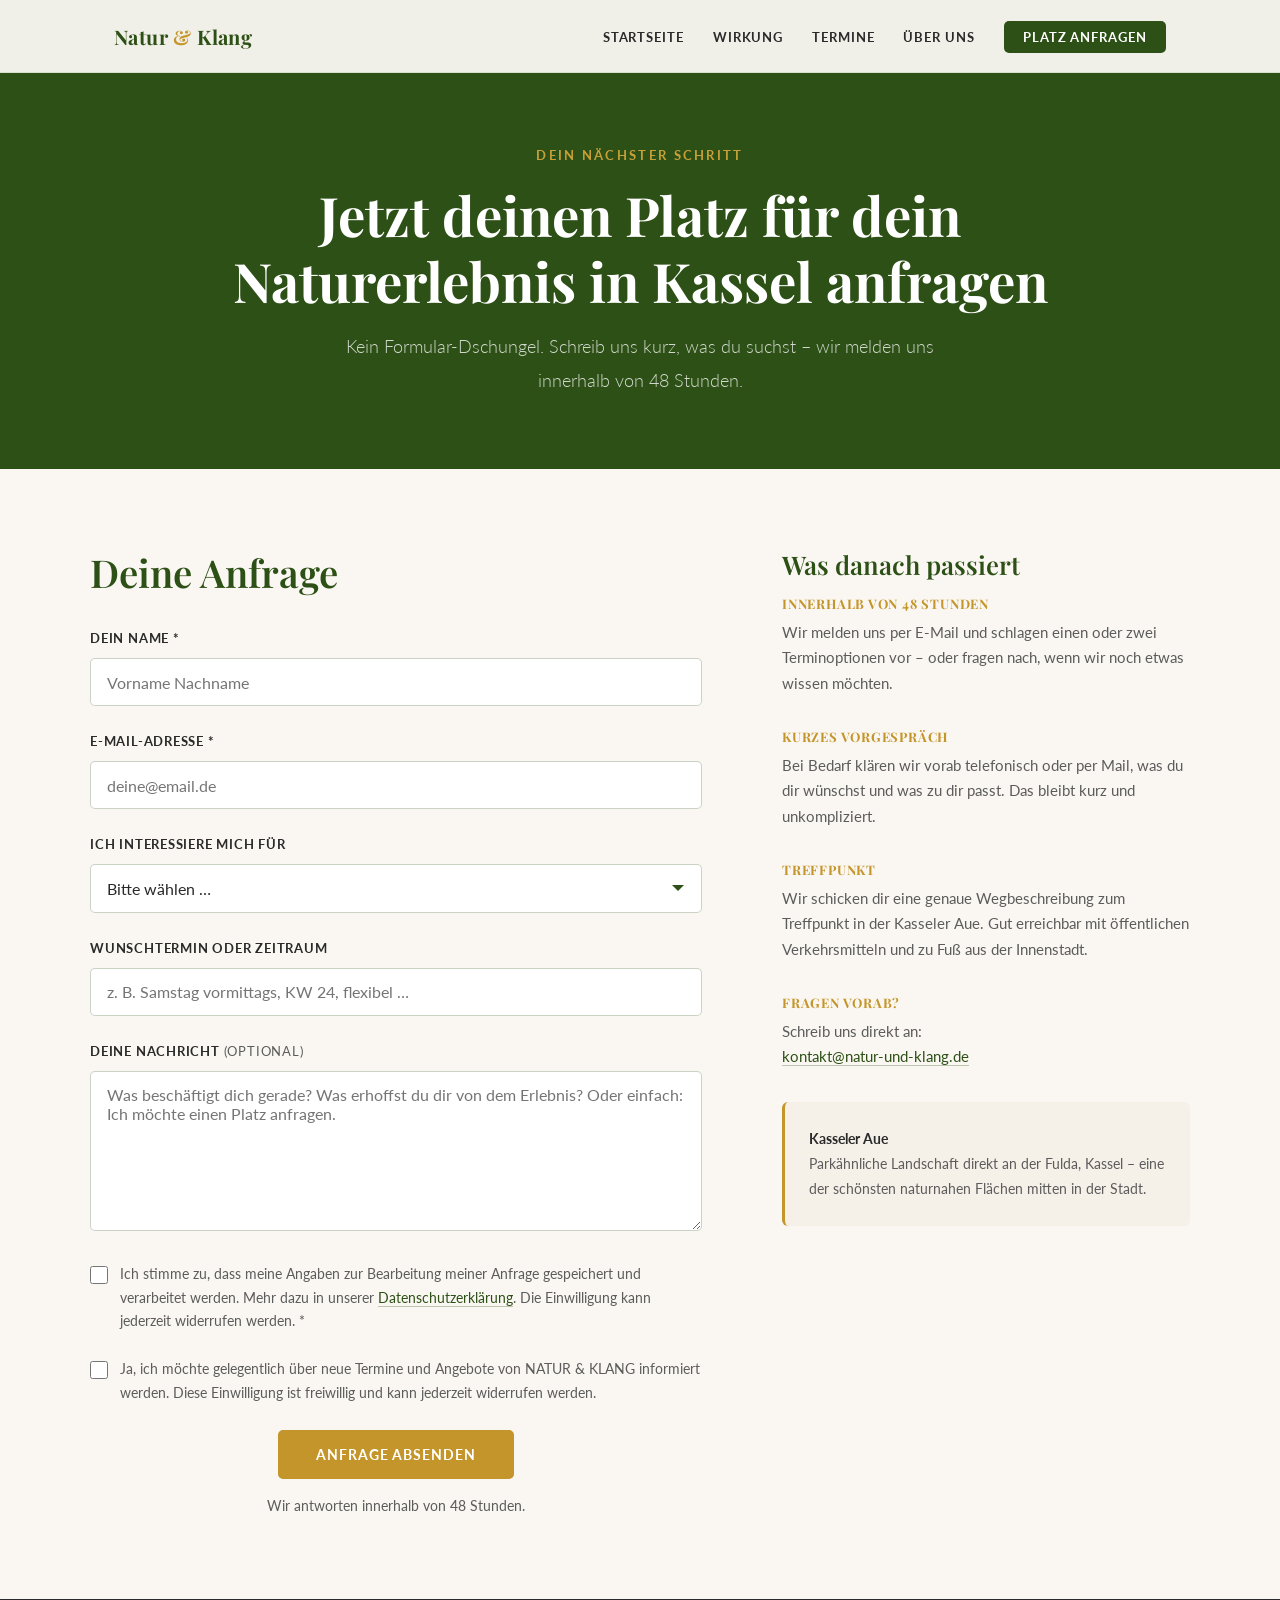
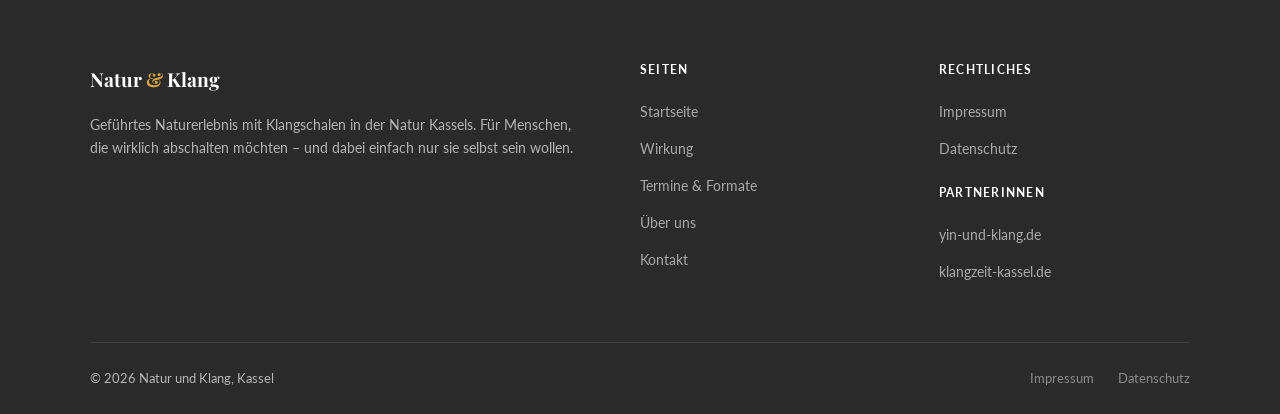
<file: kontakt.html>
<!DOCTYPE html>
<html lang="de">
<head>
  <meta charset="UTF-8">
  <meta name="viewport" content="width=device-width, initial-scale=1.0">
  <title>Kontakt & Platz anfragen | Natur und Klang Kassel</title>
  <meta name="description" content="Platz anfragen für dein Naturerlebnis in der Kasseler Aue. Schreib uns – wir antworten innerhalb von 48 Stunden und finden gemeinsam einen Termin.">
  <link rel="canonical" href="https://natur-und-klang.de/kontakt.html">
  <link rel="stylesheet" href="styles.css">

  <meta property="og:title" content="Kontakt & Platz anfragen | Natur und Klang Kassel">
  <meta property="og:description" content="Platz anfragen für Natur und Klang in der Kasseler Aue. Einzeln oder Kleingruppe – wir melden uns innerhalb von 48 Stunden.">
  <meta property="og:type" content="website">
  <meta property="og:url" content="https://natur-und-klang.de/kontakt.html">
</head>
<body>

<!-- Navigation -->
<nav class="site-nav" aria-label="Hauptnavigation">
  <div class="nav-container">
    <a href="index.html" class="nav-logo">Natur <span>&</span> Klang</a>
    <input type="checkbox" id="nav-toggle" class="nav-toggle" aria-hidden="true">
    <label for="nav-toggle" class="nav-burger" aria-label="Menü öffnen">
      <span></span>
      <span></span>
      <span></span>
    </label>
    <ul class="nav-menu" role="list">
      <li><a href="index.html">Startseite</a></li>
      <li><a href="wirkung.html">Wirkung</a></li>
      <li><a href="events.html">Termine</a></li>
      <li><a href="ueber-uns.html">Über uns</a></li>
      <li><a href="kontakt.html" class="nav-cta active" aria-current="page">Platz anfragen</a></li>
    </ul>
  </div>
</nav>

<!-- Page Header -->
<header class="page-header">
  <span class="eyebrow" style="color: rgba(217,168,60,0.9);">Dein nächster Schritt</span>
  <h1>Jetzt deinen Platz für dein<br>Naturerlebnis in Kassel anfragen</h1>
  <p class="lead">Kein Formular-Dschungel. Schreib uns kurz, was du suchst – wir melden uns innerhalb von 48 Stunden.</p>
</header>

<!-- Kontakt -->
<section class="kontakt-section" aria-labelledby="kontakt-form-heading">
  <div class="kontakt-grid">

    <!-- Formular -->
    <div>
      <h2 id="kontakt-form-heading" style="margin-bottom: 2rem;">Deine Anfrage</h2>
      <form id="kontaktForm" novalidate>

        <!-- Honeypot gegen Spam (versteckt) -->
        <div style="display:none;" aria-hidden="true">
          <label>Nicht ausfüllen: <input name="bot-feld" id="bot-feld"></label>
        </div>

        <div class="form-group">
          <label for="name">Dein Name <span aria-hidden="true">*</span></label>
          <input
            type="text"
            id="name"
            name="name"
            required
            autocomplete="name"
            placeholder="Vorname Nachname"
            aria-required="true">
        </div>

        <div class="form-group">
          <label for="email">E-Mail-Adresse <span aria-hidden="true">*</span></label>
          <input
            type="email"
            id="email"
            name="email"
            required
            autocomplete="email"
            placeholder="deine@email.de"
            aria-required="true">
        </div>

        <div class="form-group">
          <label for="interesse">Ich interessiere mich für</label>
          <select id="interesse" name="interesse">
            <option value="" disabled selected>Bitte wählen …</option>
            <option value="premiere-22juni">★ Premiere: Montag, 22. Juni 2026, 17:15 – 18:30 Uhr (32 €)</option>
            <option value="einzelbegleitung">Einzelbegleitung (2 Std.)</option>
            <option value="gruppenformat">Gruppenformat (75 Min.)</option>
            <option value="retreat">Natur &amp; Klang Retreat (3 Std.)</option>
            <option value="team">Betriebliche Auszeit / BGM</option>
            <option value="wunschtermin">Individueller Wunschtermin</option>
            <option value="allgemein">Allgemeine Frage / noch unsicher</option>
          </select>
          <div class="booking-note" id="booking-note">
            ✓ Du interessierst dich für die <strong>Premiere am 22. Juni 2026</strong>.
            Nach deiner Anfrage bekommst du alle Details — deinen Platz bestätigst du per Überweisung (32 €).
            Nur 12 Plätze, daher freuen wir uns über eine frühe Rückmeldung.
          </div>
        </div>

        <div class="form-group">
          <label for="wunschtermin">Wunschtermin oder Zeitraum</label>
          <input
            type="text"
            id="wunschtermin"
            name="wunschtermin"
            placeholder="z. B. Samstag vormittags, KW 24, flexibel …"
            autocomplete="off">
        </div>

        <div class="form-group">
          <label for="nachricht">Deine Nachricht <span style="font-weight:400; color: var(--grey);">(optional)</span></label>
          <textarea
            id="nachricht"
            name="nachricht"
            placeholder="Was beschäftigt dich gerade? Was erhoffst du dir von dem Erlebnis? Oder einfach: Ich möchte einen Platz anfragen."></textarea>
        </div>

        <!-- DSGVO-Einwilligung (Pflichtfeld) -->
        <div class="form-consent">
          <label class="form-consent-label">
            <input type="checkbox" id="einwilligung" name="einwilligung" required aria-required="true">
            <span>Ich stimme zu, dass meine Angaben zur Bearbeitung meiner Anfrage gespeichert und verarbeitet werden. Mehr dazu in unserer <a href="datenschutz.html">Datenschutzerklärung</a>. Die Einwilligung kann jederzeit widerrufen werden. <span aria-hidden="true">*</span></span>
          </label>
        </div>

        <!-- Marketing-Einwilligung (freiwillig) -->
        <div class="form-consent">
          <label class="form-consent-label">
            <input type="checkbox" id="marketing" name="marketing">
            <span>Ja, ich möchte gelegentlich über neue Termine und Angebote von NATUR & KLANG informiert werden. Diese Einwilligung ist freiwillig und kann jederzeit widerrufen werden.</span>
          </label>
        </div>

        <div style="text-align: center;">
          <button type="submit" id="submitBtn" class="btn btn-primary">Anfrage absenden</button>
          <p class="form-success-note">Wir antworten innerhalb von 48 Stunden.</p>
        </div>

        <div id="form-feedback" role="alert" aria-live="polite"></div>
      </form>

      <script>
        const WEBHOOK_URL = 'https://hook.integrator.boost.space/v5fp1nnyq32e7srky1bnxvigiupf23iq';

        // URL-Parameter auslesen: ?event=premiere → Premiere vorauswählen
        const urlParams = new URLSearchParams(window.location.search);
        if (urlParams.get('event') === 'premiere') {
          document.getElementById('interesse').value = 'premiere-22juni';
          document.getElementById('booking-note').style.display = 'block';
        }

        // Booking-Hinweis ein-/ausblenden je nach Auswahl
        document.getElementById('interesse').addEventListener('change', function() {
          const note = document.getElementById('booking-note');
          note.style.display = this.value === 'premiere-22juni' ? 'block' : 'none';
        });

        const form = document.getElementById('kontaktForm');
        const submitBtn = document.getElementById('submitBtn');
        const feedback = document.getElementById('form-feedback');

        form.addEventListener('submit', async function(e) {
          e.preventDefault();

          // Honeypot-Check
          if (document.getElementById('bot-feld').value) return;

          if (!form.checkValidity()) {
            form.reportValidity();
            return;
          }

          submitBtn.disabled = true;
          submitBtn.textContent = 'Wird gesendet …';
          feedback.className = '';
          feedback.style.display = 'none';

          const payload = {
            name:          document.getElementById('name').value.trim(),
            email:         document.getElementById('email').value.trim(),
            interesse:     document.getElementById('interesse').value,
            wunschtermin:  document.getElementById('wunschtermin').value.trim(),
            nachricht:     document.getElementById('nachricht').value.trim(),
            einwilligung:  document.getElementById('einwilligung').checked,
            marketing:     document.getElementById('marketing').checked,
            zeitstempel:   new Date().toISOString(),
            quelle:        'natur-und-klang.de'
          };

          try {
            const res = await fetch(WEBHOOK_URL, {
              method: 'POST',
              headers: { 'Content-Type': 'application/json' },
              body: JSON.stringify(payload)
            });

            if (res.ok) {
              feedback.className = 'form-feedback-success';
              feedback.textContent = 'Vielen Dank für deine Anfrage! Wir melden uns innerhalb von 48 Stunden bei dir.';
              feedback.style.display = 'block';
              form.reset();
            } else {
              throw new Error('Serverfehler ' + res.status);
            }
          } catch (err) {
            feedback.className = 'form-feedback-error';
            feedback.textContent = 'Es ist ein Fehler aufgetreten. Bitte schreib uns direkt an kontakt@natur-und-klang.de.';
            feedback.style.display = 'block';
          } finally {
            submitBtn.disabled = false;
            submitBtn.textContent = 'Anfrage absenden';
          }
        });
      </script>
    </div>

    <!-- Sidebar -->
    <aside class="kontakt-sidebar" aria-label="Kontaktinformationen">
      <h3>Was danach passiert</h3>

      <div class="kontakt-info-block">
        <h4>Innerhalb von 48 Stunden</h4>
        <p>Wir melden uns per E-Mail und schlagen einen oder zwei Terminoptionen vor – oder fragen nach, wenn wir noch etwas wissen möchten.</p>
      </div>

      <div class="kontakt-info-block">
        <h4>Kurzes Vorgespräch</h4>
        <p>Bei Bedarf klären wir vorab telefonisch oder per Mail, was du dir wünschst und was zu dir passt. Das bleibt kurz und unkompliziert.</p>
      </div>

      <div class="kontakt-info-block">
        <h4>Treffpunkt</h4>
        <p>Wir schicken dir eine genaue Wegbeschreibung zum Treffpunkt in der Kasseler Aue. Gut erreichbar mit öffentlichen Verkehrsmitteln und zu Fuß aus der Innenstadt.</p>
      </div>

      <div class="kontakt-info-block">
        <h4>Fragen vorab?</h4>
        <p>Schreib uns direkt an:<br>
          <a href="mailto:kontakt@natur-und-klang.de" style="color: var(--green); border-bottom: 1px solid rgba(45,80,22,0.3);">kontakt@natur-und-klang.de</a>
        </p>
      </div>

      <div style="background-color: var(--beige); border-radius: 6px; padding: 1.5rem; margin-top: 1rem; border-left: 3px solid var(--gold);">
        <p style="color: var(--grey); font-size: 0.9rem; margin: 0;">
          <strong style="color: var(--anthracite);">Kasseler Aue</strong><br>
          Parkähnliche Landschaft direkt an der Fulda, Kassel –
          eine der schönsten naturnahen Flächen mitten in der Stadt.
        </p>
      </div>
    </aside>

  </div>
</section>

<!-- Footer -->
<footer class="site-footer" aria-label="Seitenfooter">
  <div class="footer-grid">
    <div class="footer-brand">
      <a href="index.html" class="footer-logo">Natur <span>&</span> Klang</a>
      <p>Geführtes Naturerlebnis mit Klangschalen in der Natur Kassels. Für Menschen, die wirklich abschalten möchten – und dabei einfach nur sie selbst sein wollen.</p>
    </div>
    <div class="footer-col">
      <h4>Seiten</h4>
      <ul>
        <li><a href="index.html">Startseite</a></li>
        <li><a href="wirkung.html">Wirkung</a></li>
        <li><a href="events.html">Termine & Formate</a></li>
        <li><a href="ueber-uns.html">Über uns</a></li>
        <li><a href="kontakt.html">Kontakt</a></li>
      </ul>
    </div>
    <div class="footer-col">
      <h4>Rechtliches</h4>
      <ul>
        <li><a href="impressum.html">Impressum</a></li>
        <li><a href="datenschutz.html">Datenschutz</a></li>
      </ul>
      <h4 style="margin-top:1.5rem;">Partnerinnen</h4>
      <ul>
        <li><a href="https://yin-und-klang.de" target="_blank" rel="noopener">yin-und-klang.de</a></li>
        <li><a href="https://klangzeit-kassel.de" target="_blank" rel="noopener">klangzeit-kassel.de</a></li>
      </ul>
    </div>
  </div>
  <div class="footer-bottom">
    <span>© 2026 Natur und Klang, Kassel</span>
    <nav class="footer-legal" aria-label="Rechtliche Links">
      <a href="impressum.html">Impressum</a>
      <a href="datenschutz.html">Datenschutz</a>
    </nav>
  </div>
</footer>

</body>
</html>
</file>
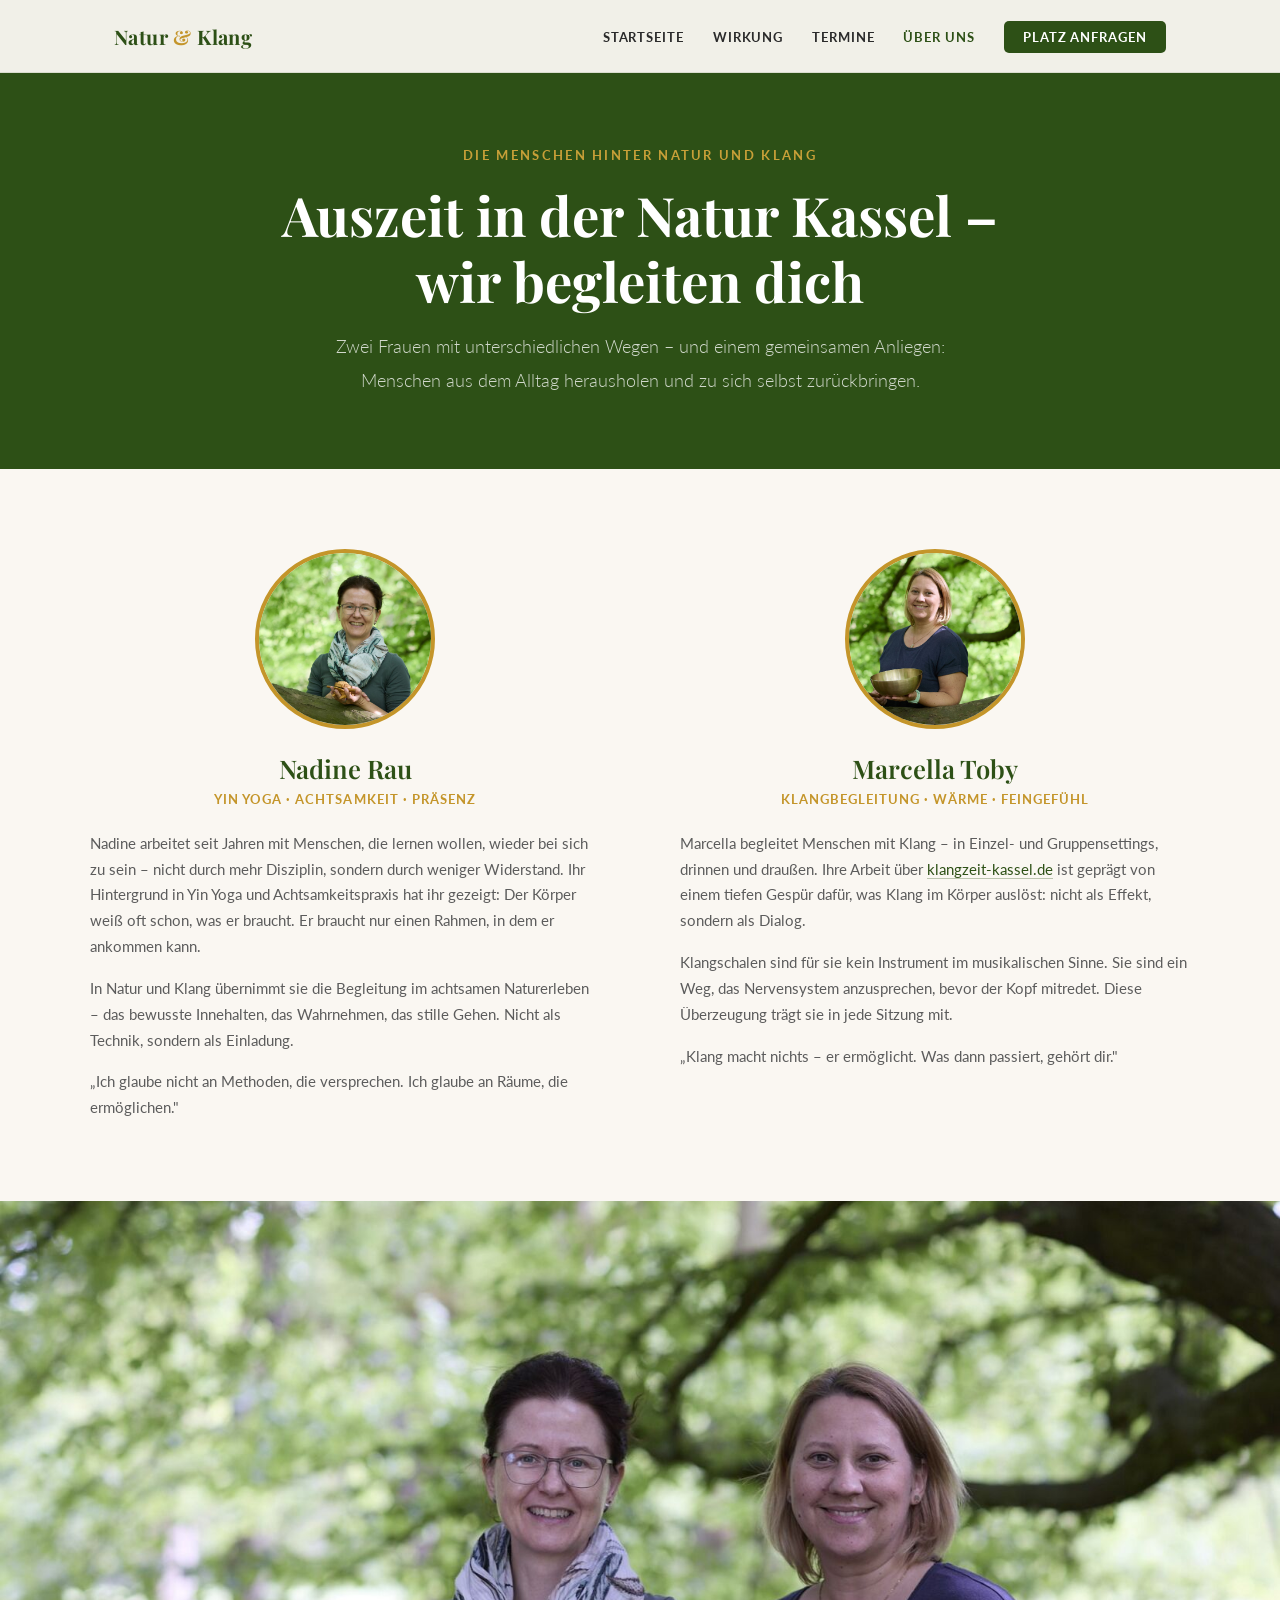
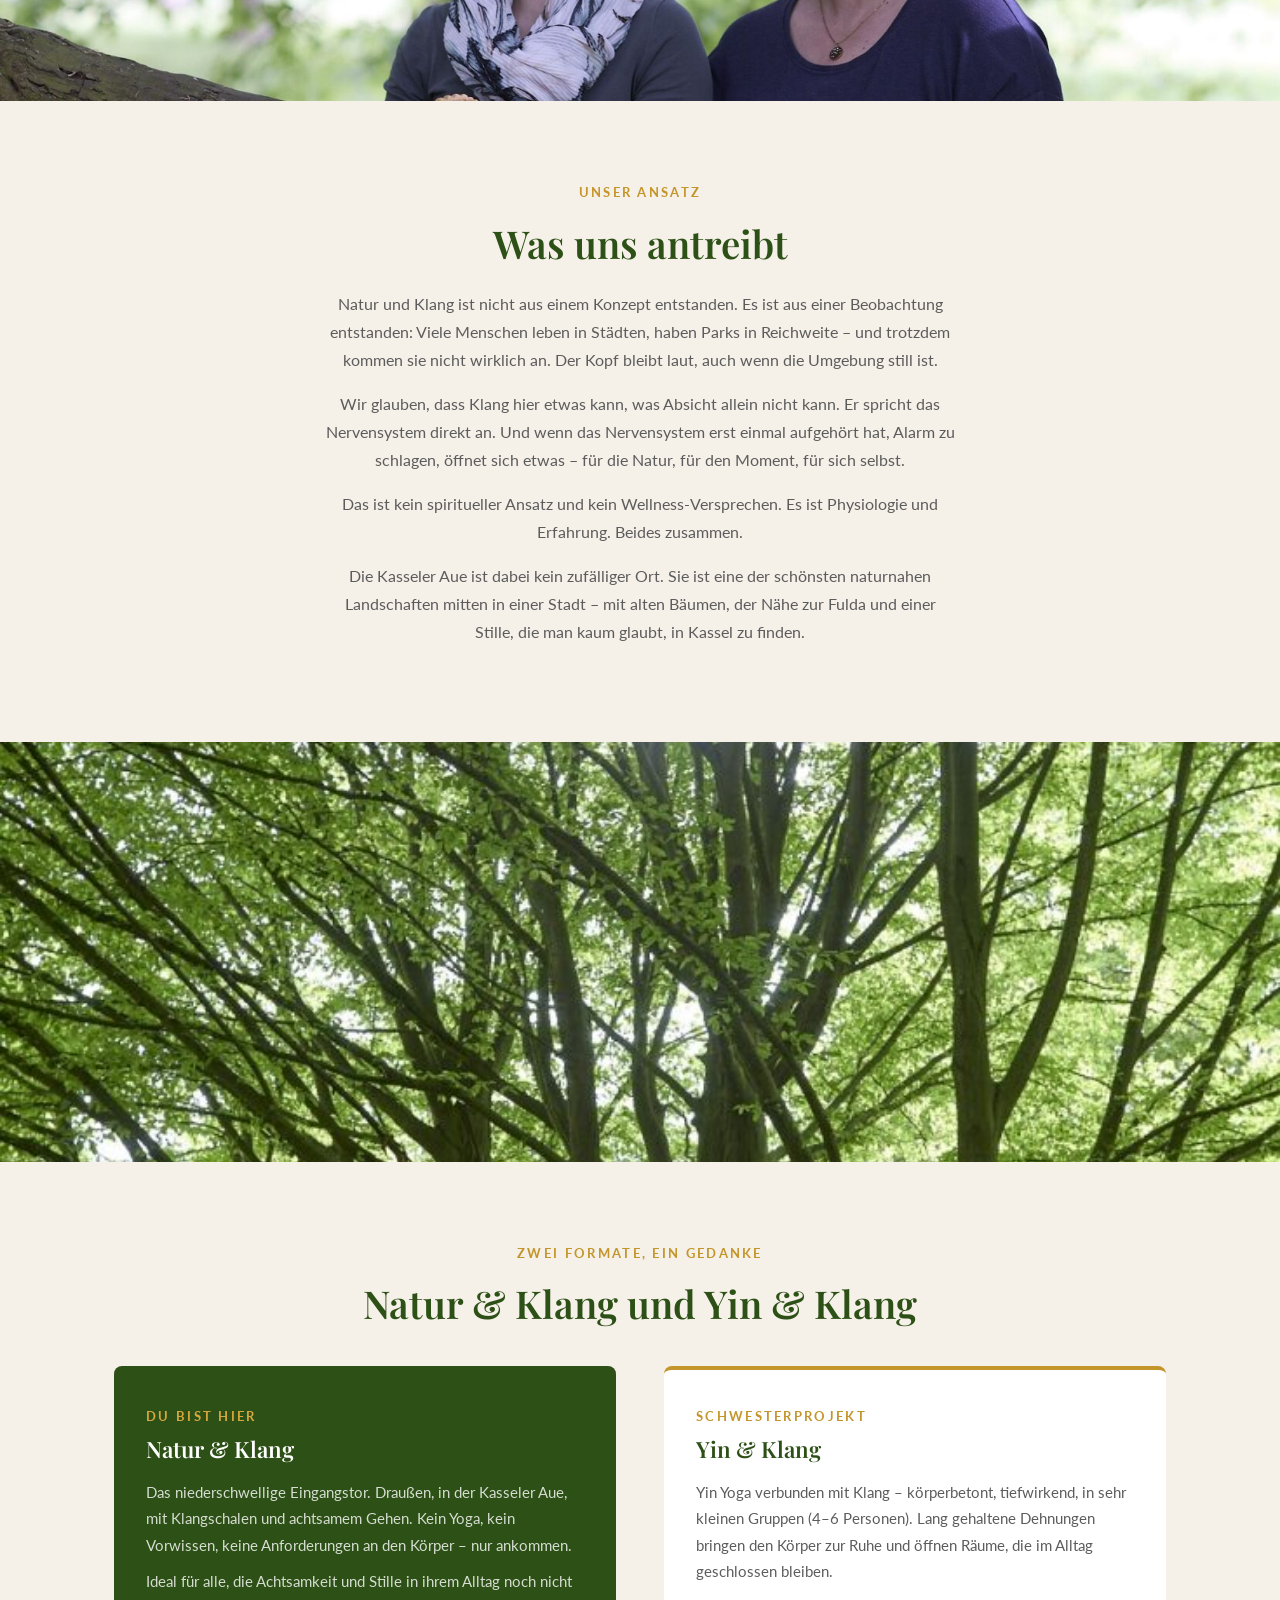
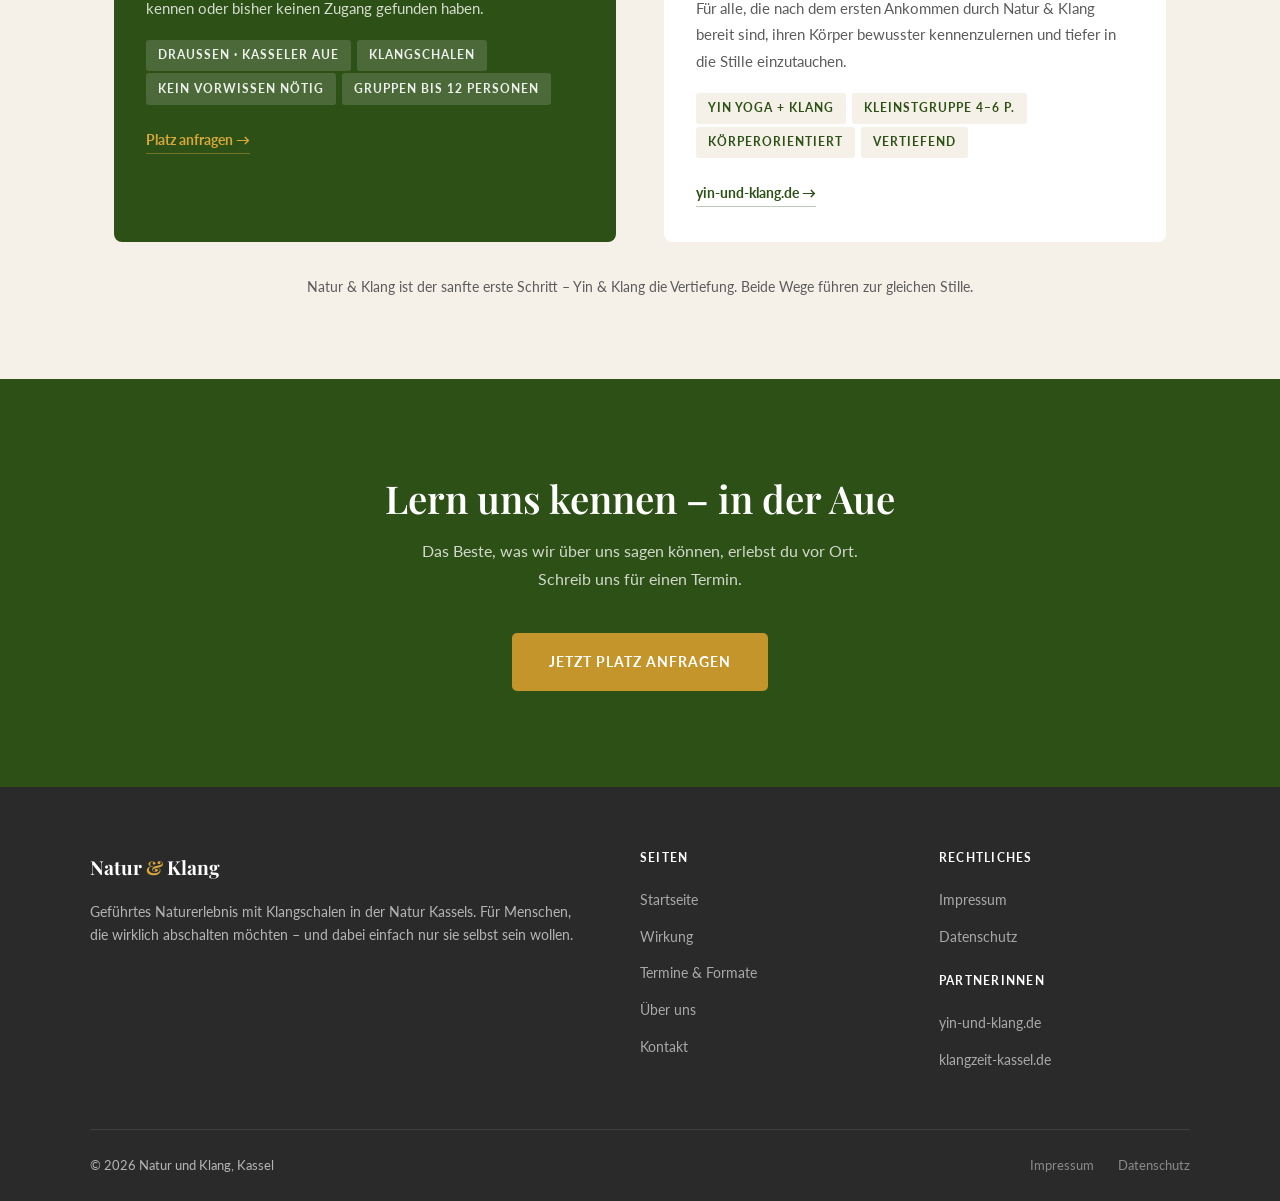
<file: ueber-uns.html>
<!DOCTYPE html>
<html lang="de">
<head>
  <meta charset="UTF-8">
  <meta name="viewport" content="width=device-width, initial-scale=1.0">
  <title>Über uns – Nadine Rau & Marcella Toby | Natur und Klang Kassel</title>
  <meta name="description" content="Nadine Rau (Yin Yoga & Achtsamkeit) und Marcella Toby (Klangbegleitung) begleiten dich bei Natur und Klang in der Kasseler Aue. Zwei Frauen, ein Anliegen: echte Auszeit in der Natur.">
  <link rel="canonical" href="https://natur-und-klang.de/ueber-uns.html">
  <link rel="stylesheet" href="styles.css">

  <meta property="og:title" content="Über uns – Nadine Rau & Marcella Toby | Natur und Klang Kassel">
  <meta property="og:description" content="Lernt Nadine und Marcella kennen – die beiden Frauen hinter Natur und Klang in Kassel.">
  <meta property="og:type" content="website">
  <meta property="og:url" content="https://natur-und-klang.de/ueber-uns.html">
</head>
<body>

<!-- Navigation -->
<nav class="site-nav" aria-label="Hauptnavigation">
  <div class="nav-container">
    <a href="index.html" class="nav-logo">Natur <span>&</span> Klang</a>
    <input type="checkbox" id="nav-toggle" class="nav-toggle" aria-hidden="true">
    <label for="nav-toggle" class="nav-burger" aria-label="Menü öffnen">
      <span></span>
      <span></span>
      <span></span>
    </label>
    <ul class="nav-menu" role="list">
      <li><a href="index.html">Startseite</a></li>
      <li><a href="wirkung.html">Wirkung</a></li>
      <li><a href="events.html">Termine</a></li>
      <li><a href="ueber-uns.html" class="active" aria-current="page">Über uns</a></li>
      <li><a href="kontakt.html" class="nav-cta">Platz anfragen</a></li>
    </ul>
  </div>
</nav>

<!-- Page Header -->
<header class="page-header">
  <span class="eyebrow" style="color: rgba(217,168,60,0.9);">Die Menschen hinter Natur und Klang</span>
  <h1>Auszeit in der Natur Kassel –<br>wir begleiten dich</h1>
  <p class="lead">Zwei Frauen mit unterschiedlichen Wegen – und einem gemeinsamen Anliegen: Menschen aus dem Alltag herausholen und zu sich selbst zurückbringen.</p>
</header>

<!-- Team -->
<section class="team-section" aria-labelledby="team-heading">
  <h2 id="team-heading" class="sr-only">Unser Team</h2>
  <div class="team-grid">

    <article class="team-member">
      <div class="team-photo">
        <img src="Bilder/nadine-rau.jpg" alt="Nadine Rau – Yin Yoga und Achtsamkeit bei Natur und Klang Kassel" loading="lazy">
      </div>
      <div class="team-member-text">
        <h3>Nadine Rau</h3>
        <span class="team-role">Yin Yoga · Achtsamkeit · Präsenz</span>
        <div class="team-bio">
          <p>Nadine arbeitet seit Jahren mit Menschen, die lernen wollen, wieder bei sich zu sein – nicht durch mehr Disziplin, sondern durch weniger Widerstand. Ihr Hintergrund in Yin Yoga und Achtsamkeitspraxis hat ihr gezeigt: Der Körper weiß oft schon, was er braucht. Er braucht nur einen Rahmen, in dem er ankommen kann.</p>
          <p>In Natur und Klang übernimmt sie die Begleitung im achtsamen Naturerleben – das bewusste Innehalten, das Wahrnehmen, das stille Gehen. Nicht als Technik, sondern als Einladung.</p>
          <p>„Ich glaube nicht an Methoden, die versprechen. Ich glaube an Räume, die ermöglichen."</p>
        </div>
      </div>
    </article>

    <article class="team-member">
      <div class="team-photo">
        <img src="Bilder/marcella-toby.jpg" alt="Marcella Toby – Klangbegleitung mit Klangschalen bei Natur und Klang Kassel" loading="lazy">
      </div>
      <div class="team-member-text">
        <h3>Marcella Toby</h3>
        <span class="team-role">Klangbegleitung · Wärme · Feingefühl</span>
        <div class="team-bio">
          <p>Marcella begleitet Menschen mit Klang – in Einzel- und Gruppensettings, drinnen und draußen. Ihre Arbeit über <a href="https://klangzeit-kassel.de" target="_blank" rel="noopener">klangzeit-kassel.de</a> ist geprägt von einem tiefen Gespür dafür, was Klang im Körper auslöst: nicht als Effekt, sondern als Dialog.</p>
          <p>Klangschalen sind für sie kein Instrument im musikalischen Sinne. Sie sind ein Weg, das Nervensystem anzusprechen, bevor der Kopf mitredet. Diese Überzeugung trägt sie in jede Sitzung mit.</p>
          <p>„Klang macht nichts – er ermöglicht. Was dann passiert, gehört dir."</p>
        </div>
      </div>
    </article>

  </div>
</section>

<!-- Hintergrundbild -->
<section style="background-color: var(--beige); padding: 0; overflow: hidden;" aria-hidden="true">
  <img src="Bilder/Natur_Klang_Hauptbild3.jpeg"
       alt="Nadine Rau und Marcella Toby – Anbieterinnen von Natur und Klang in Kassel, an einem Baum in der Kasseler Aue"
       style="width: 100%; max-height: 500px; object-fit: cover; object-position: 50% 30%; display: block;"
       loading="lazy">
</section>

<!-- Philosophie -->
<section class="philosophy-section" aria-labelledby="phil-heading">
  <div class="container">
    <span class="eyebrow">Unser Ansatz</span>
    <h2 id="phil-heading">Was uns antreibt</h2>
    <p>Natur und Klang ist nicht aus einem Konzept entstanden. Es ist aus einer Beobachtung entstanden: Viele Menschen leben in Städten, haben Parks in Reichweite – und trotzdem kommen sie nicht wirklich an. Der Kopf bleibt laut, auch wenn die Umgebung still ist.</p>
    <p>Wir glauben, dass Klang hier etwas kann, was Absicht allein nicht kann. Er spricht das Nervensystem direkt an. Und wenn das Nervensystem erst einmal aufgehört hat, Alarm zu schlagen, öffnet sich etwas – für die Natur, für den Moment, für sich selbst.</p>
    <p>Das ist kein spiritueller Ansatz und kein Wellness-Versprechen. Es ist Physiologie und Erfahrung. Beides zusammen.</p>
    <p>Die Kasseler Aue ist dabei kein zufälliger Ort. Sie ist eine der schönsten naturnahen Landschaften mitten in einer Stadt – mit alten Bäumen, der Nähe zur Fulda und einer Stille, die man kaum glaubt, in Kassel zu finden.</p>
  </div>
</section>

<!-- Zweites Bild -->
<section style="background-color: var(--cream); padding: 0; overflow: hidden;" aria-hidden="true">
  <img src="Bilder/Natur_Klang5.jpeg"
       alt="Alter Baum in der Kasseler Aue – Naturort für Klangschalen-Erlebnisse und Achtsamkeit in Kassel"
       style="width: 100%; max-height: 420px; object-fit: cover; object-position: 50% 40%; display: block;"
       loading="lazy">
</section>

<!-- Schwesterprojekt Yin & Klang -->
<section class="partner-section" aria-labelledby="partner-heading">
  <div class="container" style="max-width: var(--max-width);">
    <span class="eyebrow" style="text-align:center; display:block;">Zwei Formate, ein Gedanke</span>
    <h2 id="partner-heading" style="text-align:center; margin-bottom: 2.5rem;">Natur &amp; Klang und Yin &amp; Klang</h2>
    <div class="partner-inner">

      <!-- Natur & Klang -->
      <div class="partner-card partner-card--highlight">
        <span class="eyebrow" style="color: var(--gold-light);">Du bist hier</span>
        <h3>Natur &amp; Klang</h3>
        <p>Das niederschwellige Eingangstor. Draußen, in der Kasseler Aue, mit Klangschalen und achtsamem Gehen. Kein Yoga, kein Vorwissen, keine Anforderungen an den Körper – nur ankommen.</p>
        <p>Ideal für alle, die Achtsamkeit und Stille in ihrem Alltag noch nicht kennen oder bisher keinen Zugang gefunden haben.</p>
        <div style="margin-top: 1rem;">
          <span class="partner-tag">Draußen · Kasseler Aue</span>
          <span class="partner-tag">Klangschalen</span>
          <span class="partner-tag">Kein Vorwissen nötig</span>
          <span class="partner-tag">Gruppen bis 12 Personen</span>
        </div>
        <a href="kontakt.html" class="partner-link">Platz anfragen →</a>
      </div>

      <!-- Yin & Klang -->
      <div class="partner-card">
        <span class="eyebrow">Schwesterprojekt</span>
        <h3>Yin &amp; Klang</h3>
        <p>Yin Yoga verbunden mit Klang – körperbetont, tiefwirkend, in sehr kleinen Gruppen (4–6 Personen). Lang gehaltene Dehnungen bringen den Körper zur Ruhe und öffnen Räume, die im Alltag geschlossen bleiben.</p>
        <p>Für alle, die nach dem ersten Ankommen durch Natur &amp; Klang bereit sind, ihren Körper bewusster kennenzulernen und tiefer in die Stille einzutauchen.</p>
        <div style="margin-top: 1rem;">
          <span class="partner-tag">Yin Yoga + Klang</span>
          <span class="partner-tag">Kleinstgruppe 4–6 P.</span>
          <span class="partner-tag">Körperorientiert</span>
          <span class="partner-tag">Vertiefend</span>
        </div>
        <a href="https://yin-und-klang.de" target="_blank" rel="noopener" class="partner-link">yin-und-klang.de →</a>
      </div>

    </div>
    <p style="text-align:center; color: var(--grey); font-size: 0.9rem; margin-top: 2rem;">
      Natur &amp; Klang ist der sanfte erste Schritt – Yin &amp; Klang die Vertiefung. Beide Wege führen zur gleichen Stille.
    </p>
  </div>
</section>

<!-- CTA -->
<section class="cta-section" aria-labelledby="cta-heading">
  <div class="container">
    <h2 id="cta-heading">Lern uns kennen – in der Aue</h2>
    <p>Das Beste, was wir über uns sagen können, erlebst du vor Ort. Schreib uns für einen Termin.</p>
    <a href="kontakt.html" class="btn btn-primary">Jetzt Platz anfragen</a>
  </div>
</section>

<!-- Footer -->
<footer class="site-footer" aria-label="Seitenfooter">
  <div class="footer-grid">
    <div class="footer-brand">
      <a href="index.html" class="footer-logo">Natur <span>&</span> Klang</a>
      <p>Geführtes Naturerlebnis mit Klangschalen in der Natur Kassels. Für Menschen, die wirklich abschalten möchten – und dabei einfach nur sie selbst sein wollen.</p>
    </div>
    <div class="footer-col">
      <h4>Seiten</h4>
      <ul>
        <li><a href="index.html">Startseite</a></li>
        <li><a href="wirkung.html">Wirkung</a></li>
        <li><a href="events.html">Termine & Formate</a></li>
        <li><a href="ueber-uns.html">Über uns</a></li>
        <li><a href="kontakt.html">Kontakt</a></li>
      </ul>
    </div>
    <div class="footer-col">
      <h4>Rechtliches</h4>
      <ul>
        <li><a href="impressum.html">Impressum</a></li>
        <li><a href="datenschutz.html">Datenschutz</a></li>
      </ul>
      <h4 style="margin-top:1.5rem;">Partnerinnen</h4>
      <ul>
        <li><a href="https://yin-und-klang.de" target="_blank" rel="noopener">yin-und-klang.de</a></li>
        <li><a href="https://klangzeit-kassel.de" target="_blank" rel="noopener">klangzeit-kassel.de</a></li>
      </ul>
    </div>
  </div>
  <div class="footer-bottom">
    <span>© 2026 Natur und Klang, Kassel</span>
    <nav class="footer-legal" aria-label="Rechtliche Links">
      <a href="impressum.html">Impressum</a>
      <a href="datenschutz.html">Datenschutz</a>
    </nav>
  </div>
</footer>

</body>
</html>
</file>
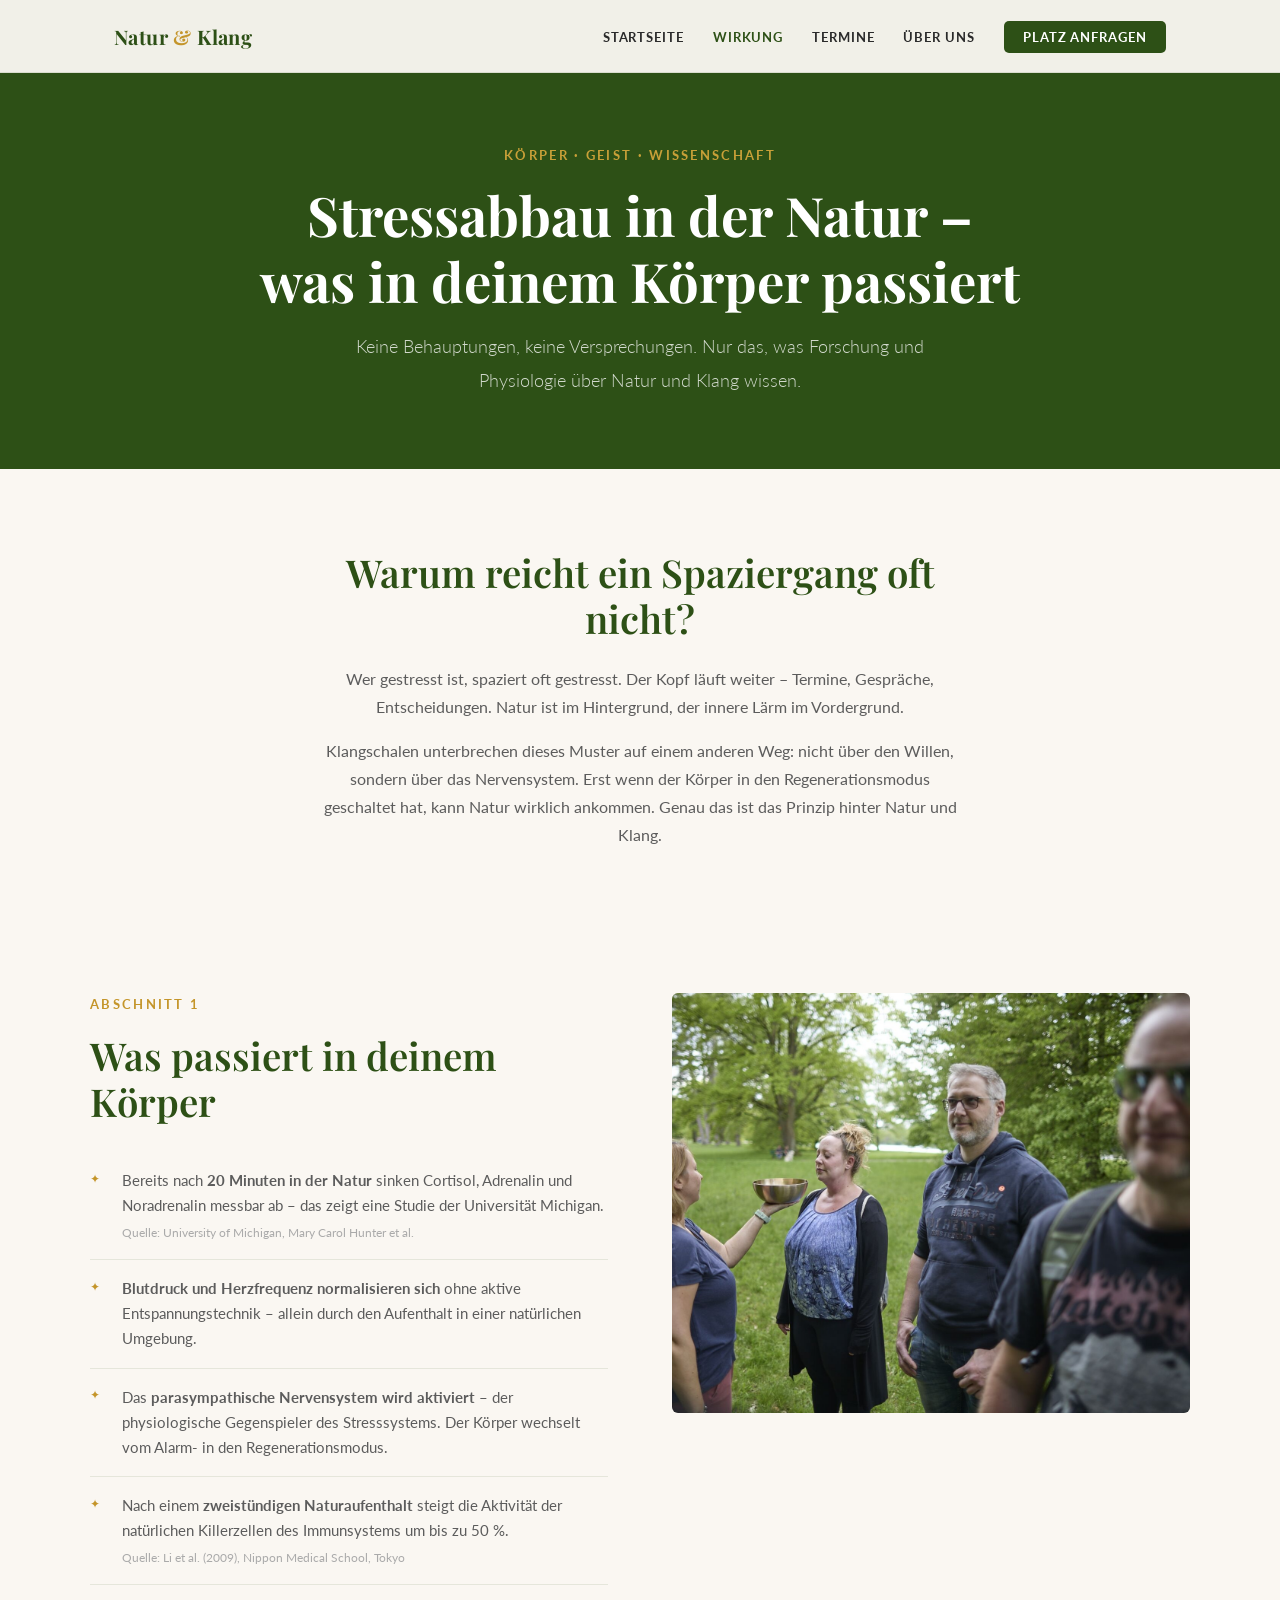
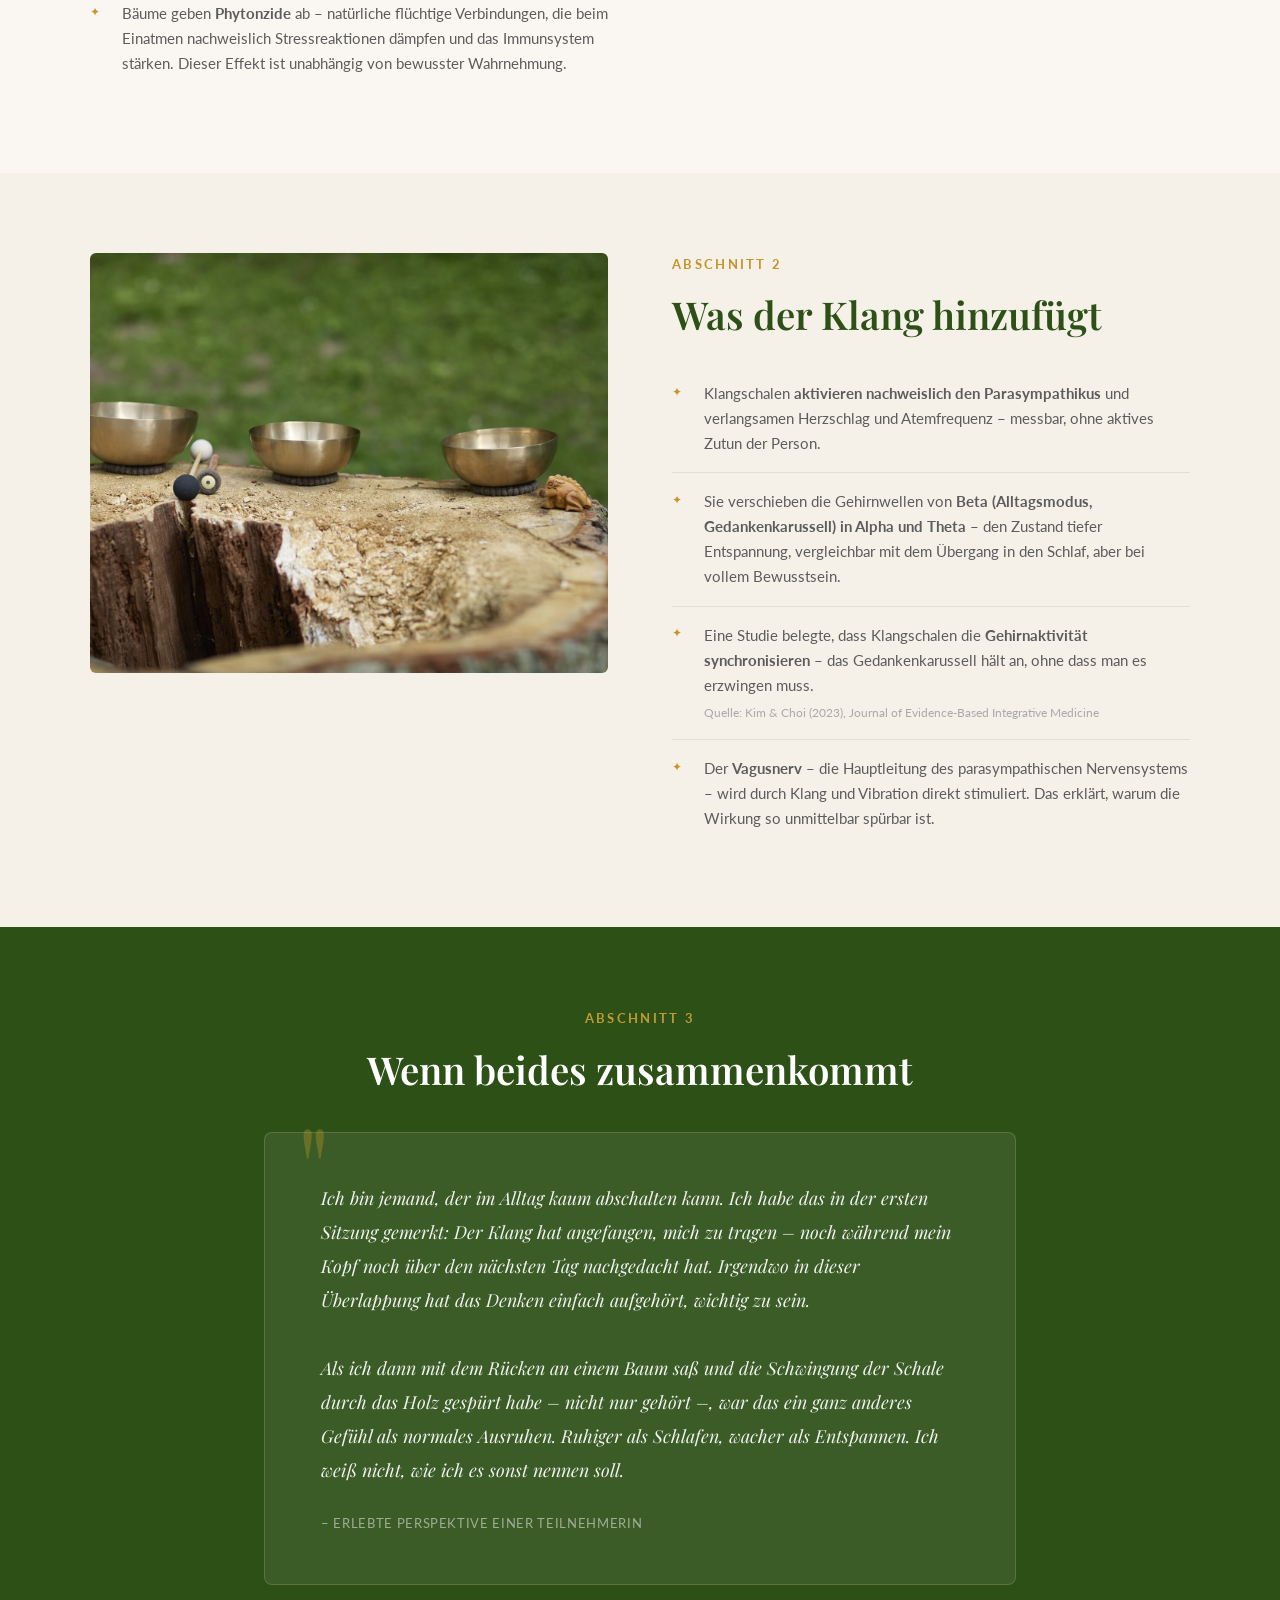
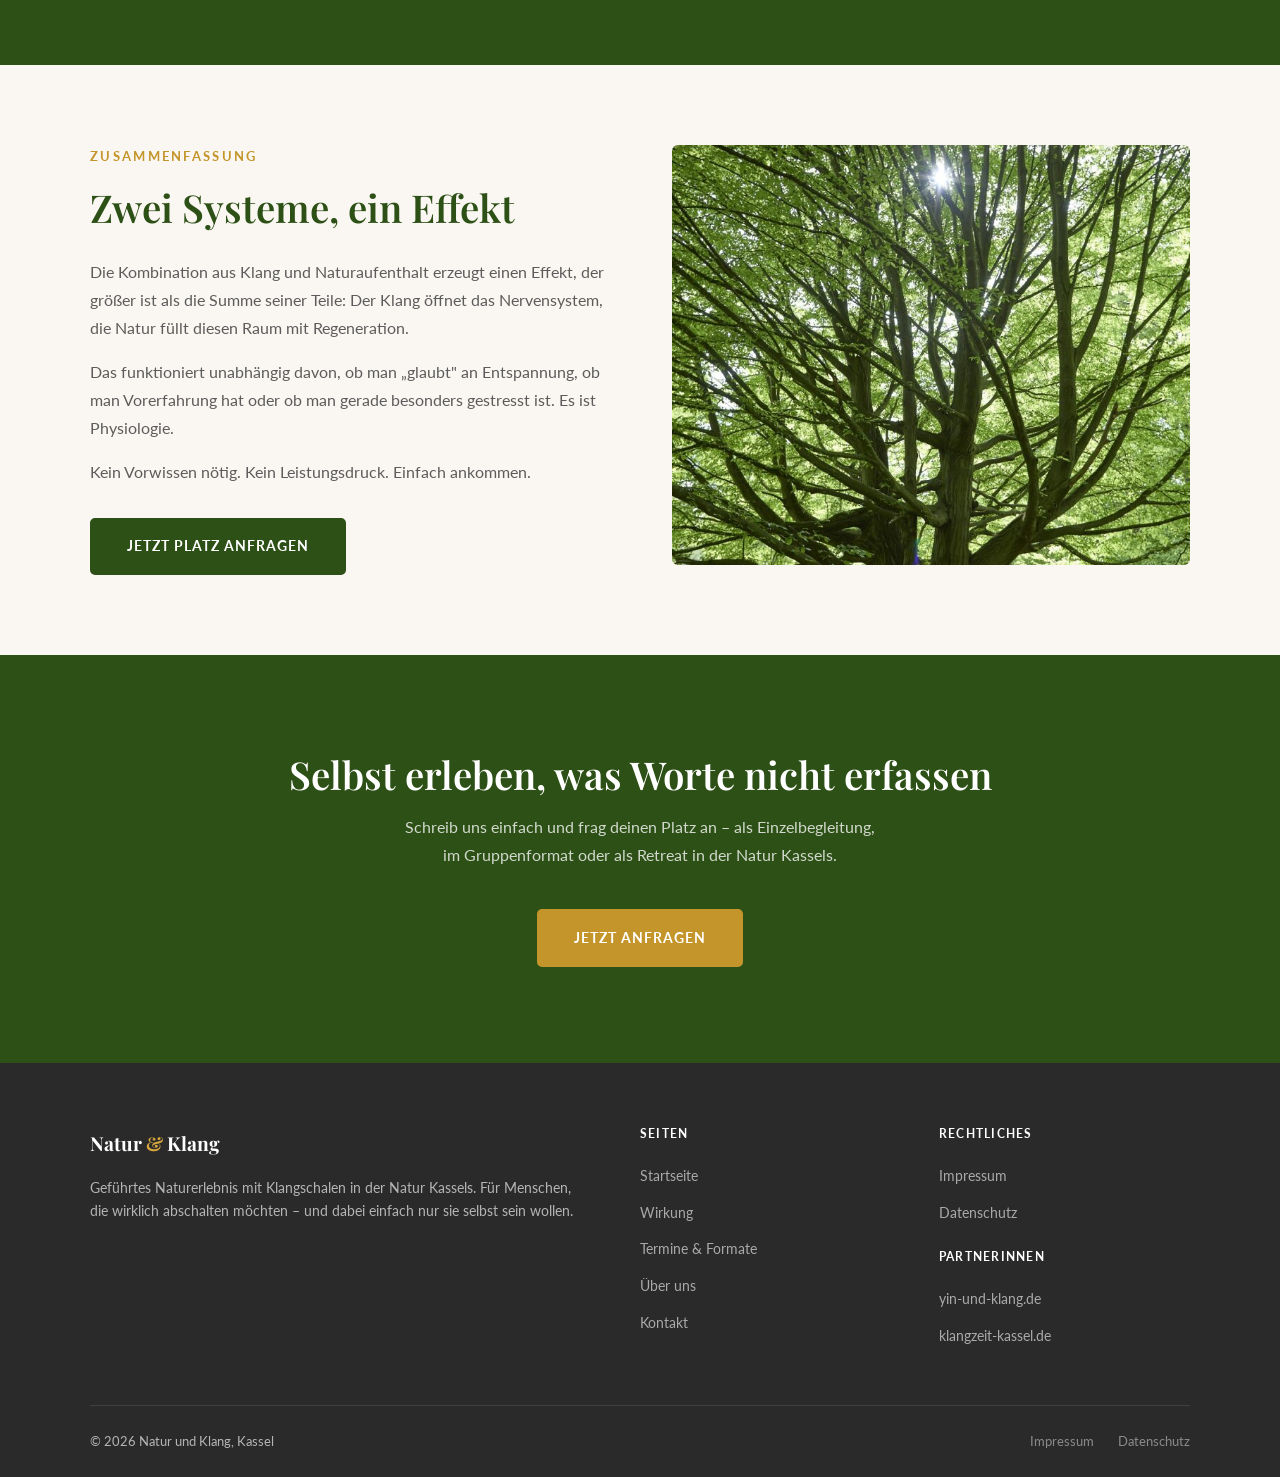
<file: wirkung.html>
<!DOCTYPE html>
<html lang="de">
<head>
  <meta charset="UTF-8">
  <meta name="viewport" content="width=device-width, initial-scale=1.0">
  <title>Wie Klang und Natur wirken | Natur und Klang Kassel</title>
  <meta name="description" content="Was passiert wirklich in deinem Körper? Wissenschaftlich belegte Wirkungen von Klangschalen und Shinrin Yoku auf Nervensystem, Immunsystem und Stressabbau in der Natur Kassel.">
  <link rel="canonical" href="https://natur-und-klang.de/wirkung.html">
  <link rel="stylesheet" href="styles.css">

  <meta property="og:title" content="Wie Klang und Natur wirken | Natur und Klang Kassel">
  <meta property="og:description" content="Cortisol, Herzfrequenz, Gehirnwellen: Was Natur und Klangschalen gemeinsam in deinem Körper bewirken – wissenschaftlich erklärt.">
  <meta property="og:type" content="website">
  <meta property="og:url" content="https://natur-und-klang.de/wirkung.html">
</head>
<body>

<!-- Navigation -->
<nav class="site-nav" aria-label="Hauptnavigation">
  <div class="nav-container">
    <a href="index.html" class="nav-logo">Natur <span>&</span> Klang</a>
    <input type="checkbox" id="nav-toggle" class="nav-toggle" aria-hidden="true">
    <label for="nav-toggle" class="nav-burger" aria-label="Menü öffnen">
      <span></span>
      <span></span>
      <span></span>
    </label>
    <ul class="nav-menu" role="list">
      <li><a href="index.html">Startseite</a></li>
      <li><a href="wirkung.html" class="active" aria-current="page">Wirkung</a></li>
      <li><a href="events.html">Termine</a></li>
      <li><a href="ueber-uns.html">Über uns</a></li>
      <li><a href="kontakt.html" class="nav-cta">Platz anfragen</a></li>
    </ul>
  </div>
</nav>

<!-- Page Header -->
<header class="page-header">
  <span class="eyebrow" style="color: rgba(217,168,60,0.9);">Körper · Geist · Wissenschaft</span>
  <h1>Stressabbau in der Natur –<br>was in deinem Körper passiert</h1>
  <p class="lead">Keine Behauptungen, keine Versprechungen. Nur das, was Forschung und Physiologie über Natur und Klang wissen.</p>
</header>

<!-- Wirkung Intro -->
<section class="wirkung-intro">
  <div class="container">
    <h2>Warum reicht ein Spaziergang oft nicht?</h2>
    <p>Wer gestresst ist, spaziert oft gestresst. Der Kopf läuft weiter – Termine, Gespräche, Entscheidungen. Natur ist im Hintergrund, der innere Lärm im Vordergrund.</p>
    <p>Klangschalen unterbrechen dieses Muster auf einem anderen Weg: nicht über den Willen, sondern über das Nervensystem. Erst wenn der Körper in den Regenerationsmodus geschaltet hat, kann Natur wirklich ankommen. Genau das ist das Prinzip hinter Natur und Klang.</p>
  </div>
</section>

<!-- Block 1: Was passiert im Körper -->
<section class="wirkung-block" aria-labelledby="block1-heading">
  <div class="wirkung-inner">
    <div class="wirkung-text">
      <span class="eyebrow">Abschnitt 1</span>
      <h2 id="block1-heading">Was passiert in deinem Körper</h2>
      <ul class="fact-list">
        <li>
          Bereits nach <strong>20 Minuten in der Natur</strong> sinken Cortisol, Adrenalin und Noradrenalin messbar ab – das zeigt eine Studie der Universität Michigan.
          <span class="fact-source">Quelle: University of Michigan, Mary Carol Hunter et al.</span>
        </li>
        <li>
          <strong>Blutdruck und Herzfrequenz normalisieren sich</strong> ohne aktive Entspannungstechnik – allein durch den Aufenthalt in einer natürlichen Umgebung.
        </li>
        <li>
          Das <strong>parasympathische Nervensystem wird aktiviert</strong> – der physiologische Gegenspieler des Stresssystems. Der Körper wechselt vom Alarm- in den Regenerationsmodus.
        </li>
        <li>
          Nach einem <strong>zweistündigen Naturaufenthalt</strong> steigt die Aktivität der natürlichen Killerzellen des Immunsystems um bis zu 50 %.
          <span class="fact-source">Quelle: Li et al. (2009), Nippon Medical School, Tokyo</span>
        </li>
        <li>
          Bäume geben <strong>Phytonzide</strong> ab – natürliche flüchtige Verbindungen, die beim Einatmen nachweislich Stressreaktionen dämpfen und das Immunsystem stärken. Dieser Effekt ist unabhängig von bewusster Wahrnehmung.
        </li>
      </ul>
    </div>
    <div class="wirkung-visual">
      <img src="Bilder/Natur_Klang3.jpeg" alt="Sonnenlicht fällt durch Baumkronen in der Kasseler Aue – natürliche Umgebung mit Bäumen und weichem Licht" loading="lazy">
    </div>
  </div>
</section>

<!-- Block 2: Was der Klang hinzufügt -->
<section class="wirkung-block" aria-labelledby="block2-heading">
  <div class="wirkung-inner reverse">
    <div class="wirkung-text">
      <span class="eyebrow">Abschnitt 2</span>
      <h2 id="block2-heading">Was der Klang hinzufügt</h2>
      <ul class="fact-list">
        <li>
          Klangschalen <strong>aktivieren nachweislich den Parasympathikus</strong> und verlangsamen Herzschlag und Atemfrequenz – messbar, ohne aktives Zutun der Person.
        </li>
        <li>
          Sie verschieben die Gehirnwellen von <strong>Beta (Alltagsmodus, Gedankenkarussell) in Alpha und Theta</strong> – den Zustand tiefer Entspannung, vergleichbar mit dem Übergang in den Schlaf, aber bei vollem Bewusstsein.
        </li>
        <li>
          Eine Studie belegte, dass Klangschalen die <strong>Gehirnaktivität synchronisieren</strong> – das Gedankenkarussell hält an, ohne dass man es erzwingen muss.
          <span class="fact-source">Quelle: Kim &amp; Choi (2023), Journal of Evidence-Based Integrative Medicine</span>
        </li>
        <li>
          Der <strong>Vagusnerv</strong> – die Hauptleitung des parasympathischen Nervensystems – wird durch Klang und Vibration direkt stimuliert. Das erklärt, warum die Wirkung so unmittelbar spürbar ist.
        </li>
      </ul>
    </div>
    <div class="wirkung-visual">
      <img src="Bilder/Natur_Klang4.jpeg" alt="Klangschalen auf einem natürlichen Untergrund im Freien – Vorbereitung für eine Klangsession in der Natur" loading="lazy">
    </div>
  </div>
</section>

<!-- Block 3: Wenn beides zusammenkommt (Quote-Perspektive) -->
<section class="quote-section" aria-labelledby="block3-heading">
  <div class="container">
    <div style="text-align:center; margin-bottom: 2.5rem;">
      <span class="eyebrow" style="color: rgba(217,168,60,0.85);">Abschnitt 3</span>
      <h2 id="block3-heading" style="color: var(--white);">Wenn beides zusammenkommt</h2>
    </div>
    <div class="quote-card">
      <div class="quote-mark" aria-hidden="true">"</div>
      <p>
        Ich bin jemand, der im Alltag kaum abschalten kann. Ich habe das in der ersten Sitzung gemerkt: Der Klang hat angefangen, mich zu tragen – noch während mein Kopf noch über den nächsten Tag nachgedacht hat. Irgendwo in dieser Überlappung hat das Denken einfach aufgehört, wichtig zu sein.<br><br>
        Als ich dann mit dem Rücken an einem Baum saß und die Schwingung der Schale durch das Holz gespürt habe – nicht nur gehört –, war das ein ganz anderes Gefühl als normales Ausruhen. Ruhiger als Schlafen, wacher als Entspannen. Ich weiß nicht, wie ich es sonst nennen soll.
        <span class="quote-attribution">– Erlebte Perspektive einer Teilnehmerin</span>
      </p>
    </div>
  </div>
</section>

<!-- Wirkung Summary / visual -->
<section class="wirkung-block" style="background-color: var(--cream);" aria-labelledby="summary-heading">
  <div class="wirkung-inner">
    <div class="wirkung-text">
      <span class="eyebrow">Zusammenfassung</span>
      <h2 id="summary-heading">Zwei Systeme, ein Effekt</h2>
      <p style="color: var(--grey);">Die Kombination aus Klang und Naturaufenthalt erzeugt einen Effekt, der größer ist als die Summe seiner Teile: Der Klang öffnet das Nervensystem, die Natur füllt diesen Raum mit Regeneration.</p>
      <p style="color: var(--grey);">Das funktioniert unabhängig davon, ob man „glaubt" an Entspannung, ob man Vorerfahrung hat oder ob man gerade besonders gestresst ist. Es ist Physiologie.</p>
      <p style="color: var(--grey);">Kein Vorwissen nötig. Kein Leistungsdruck. Einfach ankommen.</p>
      <a href="kontakt.html" class="btn btn-green" style="margin-top: 1rem;">Jetzt Platz anfragen</a>
    </div>
    <div class="wirkung-visual">
      <img src="Bilder/Natur_Klang5.jpeg" alt="Gruppe von Teilnehmenden in der Kasseler Aue bei einem gemeinsamen Naturerlebnis mit Klangschalen" loading="lazy">
    </div>
  </div>
</section>

<!-- CTA -->
<section class="cta-section" aria-labelledby="cta-heading">
  <div class="container">
    <h2 id="cta-heading">Selbst erleben, was Worte nicht erfassen</h2>
    <p>Schreib uns einfach und frag deinen Platz an – als Einzelbegleitung, im Gruppenformat oder als Retreat in der Natur Kassels.</p>
    <a href="kontakt.html" class="btn btn-primary">Jetzt anfragen</a>
  </div>
</section>

<!-- Footer -->
<footer class="site-footer" aria-label="Seitenfooter">
  <div class="footer-grid">
    <div class="footer-brand">
      <a href="index.html" class="footer-logo">Natur <span>&</span> Klang</a>
      <p>Geführtes Naturerlebnis mit Klangschalen in der Natur Kassels. Für Menschen, die wirklich abschalten möchten – und dabei einfach nur sie selbst sein wollen.</p>
    </div>
    <div class="footer-col">
      <h4>Seiten</h4>
      <ul>
        <li><a href="index.html">Startseite</a></li>
        <li><a href="wirkung.html">Wirkung</a></li>
        <li><a href="events.html">Termine & Formate</a></li>
        <li><a href="ueber-uns.html">Über uns</a></li>
        <li><a href="kontakt.html">Kontakt</a></li>
      </ul>
    </div>
    <div class="footer-col">
      <h4>Rechtliches</h4>
      <ul>
        <li><a href="impressum.html">Impressum</a></li>
        <li><a href="datenschutz.html">Datenschutz</a></li>
      </ul>
      <h4 style="margin-top:1.5rem;">Partnerinnen</h4>
      <ul>
        <li><a href="https://yin-und-klang.de" target="_blank" rel="noopener">yin-und-klang.de</a></li>
        <li><a href="https://klangzeit-kassel.de" target="_blank" rel="noopener">klangzeit-kassel.de</a></li>
      </ul>
    </div>
  </div>
  <div class="footer-bottom">
    <span>© 2026 Natur und Klang, Kassel</span>
    <nav class="footer-legal" aria-label="Rechtliche Links">
      <a href="impressum.html">Impressum</a>
      <a href="datenschutz.html">Datenschutz</a>
    </nav>
  </div>
</footer>

</body>
</html>
</file>
<file: styles.css>
/* ============================================================
   Natur und Klang — styles.css
   ============================================================ */

@import url('https://fonts.googleapis.com/css2?family=Playfair+Display:ital,wght@0,400;0,600;0,700;1,400&family=Lato:wght@300;400;700&display=swap');

:root {
  --green:        #2D5016;
  --green-mid:    #3D6B1F;
  --green-light:  #5A8A2F;
  --beige:        #F5F0E8;
  --cream:        #FAF7F2;
  --anthracite:   #2A2A2A;
  --grey:         #5C5C5C;
  --gold:         #C4952A;
  --gold-light:   #D9A83C;
  --white:        #FFFFFF;

  --font-heading: 'Playfair Display', Georgia, serif;
  --font-body:    'Lato', 'Helvetica Neue', Arial, sans-serif;

  --max-width:    1100px;
  --transition:   0.25s ease;
  --radius:       5px;
}

/* ---- Reset ---- */
*, *::before, *::after { box-sizing: border-box; margin: 0; padding: 0; }
html { scroll-behavior: smooth; font-size: 16px; }
body {
  font-family: var(--font-body);
  color: var(--anthracite);
  background-color: var(--cream);
  line-height: 1.75;
  -webkit-font-smoothing: antialiased;
}
img { max-width: 100%; height: auto; display: block; }
a { color: var(--green); text-decoration: none; }
a:hover { color: var(--gold); }
ul { list-style: none; }

/* ---- Utility ---- */
.container {
  max-width: var(--max-width);
  margin: 0 auto;
  padding: 0 1.5rem;
}
.text-center { text-align: center; }

/* ---- Typography ---- */
h1, h2, h3, h4 {
  font-family: var(--font-heading);
  line-height: 1.2;
  color: var(--green);
}
h1 { font-size: clamp(2rem, 5vw, 3.4rem); font-weight: 700; }
h2 { font-size: clamp(1.6rem, 3.5vw, 2.4rem); font-weight: 600; }
h3 { font-size: clamp(1.15rem, 2.5vw, 1.6rem); font-weight: 600; }
h4 { font-size: 1.05rem; font-weight: 700; }
p { margin-bottom: 1rem; }
p:last-child { margin-bottom: 0; }
.lead {
  font-size: 1.15rem;
  color: var(--grey);
  font-weight: 300;
  line-height: 1.85;
}
.eyebrow {
  font-family: var(--font-body);
  font-size: 0.8rem;
  font-weight: 700;
  letter-spacing: 0.18em;
  text-transform: uppercase;
  color: var(--gold);
  display: block;
  margin-bottom: 1rem;
}

/* ---- Buttons ---- */
.btn {
  display: inline-block;
  padding: 0.9rem 2.2rem;
  border-radius: var(--radius);
  font-family: var(--font-body);
  font-size: 0.88rem;
  font-weight: 700;
  letter-spacing: 0.07em;
  text-transform: uppercase;
  cursor: pointer;
  transition: all var(--transition);
  border: 2px solid transparent;
}
.btn-primary {
  background-color: var(--gold);
  color: var(--white);
  border-color: var(--gold);
}
.btn-primary:hover {
  background-color: transparent;
  color: var(--gold);
}
.btn-outline-white {
  background-color: transparent;
  color: var(--white);
  border-color: rgba(255,255,255,0.7);
}
.btn-outline-white:hover {
  background-color: var(--white);
  color: var(--green);
}
.btn-green {
  background-color: var(--green);
  color: var(--white);
  border-color: var(--green);
}
.btn-green:hover {
  background-color: transparent;
  color: var(--green);
}

/* ======================================================
   NAVIGATION
   ====================================================== */
.site-nav {
  position: fixed;
  top: 0; left: 0; right: 0;
  z-index: 200;
  background-color: rgba(250, 247, 242, 0.96);
  backdrop-filter: blur(10px);
  -webkit-backdrop-filter: blur(10px);
  border-bottom: 1px solid rgba(45, 80, 22, 0.12);
}
.nav-container {
  max-width: var(--max-width);
  margin: 0 auto;
  padding: 0 1.5rem;
  display: flex;
  align-items: center;
  height: 72px;
  position: relative;
}
.nav-logo {
  font-family: var(--font-heading);
  font-size: 1.25rem;
  font-weight: 700;
  color: var(--green);
  letter-spacing: 0.02em;
  flex-shrink: 0;
  margin-right: auto;
}
.nav-logo span { color: var(--gold); }

/* Checkbox hack — toggle hidden */
.nav-toggle {
  position: absolute;
  opacity: 0;
  width: 0;
  height: 0;
  pointer-events: none;
}

/* Hamburger label */
.nav-burger {
  display: none;
  flex-direction: column;
  justify-content: space-between;
  width: 26px;
  height: 18px;
  cursor: pointer;
  flex-shrink: 0;
  margin-left: 1rem;
  z-index: 10;
}
.nav-burger span {
  display: block;
  height: 2px;
  background-color: var(--anthracite);
  border-radius: 2px;
  transition: all var(--transition);
}

.nav-menu {
  display: flex;
  align-items: center;
  gap: 1.8rem;
}
.nav-menu li a {
  font-size: 0.83rem;
  font-weight: 700;
  letter-spacing: 0.07em;
  text-transform: uppercase;
  color: var(--anthracite);
  transition: color var(--transition);
}
.nav-menu li a:hover,
.nav-menu li a.active { color: var(--green); }
.nav-menu li a.nav-cta {
  background-color: var(--green);
  color: var(--white);
  padding: 0.5rem 1.2rem;
  border-radius: var(--radius);
  transition: background-color var(--transition), color var(--transition);
}
.nav-menu li a.nav-cta:hover {
  background-color: var(--gold);
  color: var(--white);
}

@media (max-width: 820px) {
  .nav-burger { display: flex; }

  .nav-menu {
    display: none;
    position: absolute;
    top: 72px;
    left: 0; right: 0;
    background-color: var(--cream);
    flex-direction: column;
    align-items: flex-start;
    padding: 1.5rem;
    gap: 1.1rem;
    border-bottom: 1px solid rgba(45,80,22,0.12);
    box-shadow: 0 12px 30px rgba(0,0,0,0.08);
  }
  .nav-toggle:checked ~ .nav-menu { display: flex; }

  .nav-toggle:checked ~ .nav-burger span:nth-child(1) {
    transform: translateY(8px) rotate(45deg);
  }
  .nav-toggle:checked ~ .nav-burger span:nth-child(2) { opacity: 0; }
  .nav-toggle:checked ~ .nav-burger span:nth-child(3) {
    transform: translateY(-8px) rotate(-45deg);
  }
}

/* ======================================================
   PAGE HEADER (sub-pages)
   ====================================================== */
.page-header {
  padding: 9rem 1.5rem 4.5rem;
  background-color: var(--green);
  text-align: center;
}
.page-header h1 { color: var(--white); margin-bottom: 1rem; }
.page-header .lead {
  color: rgba(255,255,255,0.78);
  max-width: 620px;
  margin: 0 auto;
}

/* ======================================================
   HERO (index.html)
   ====================================================== */
.hero {
  position: relative;
  min-height: 100vh;
  display: flex;
  align-items: center;
  justify-content: center;
  overflow: hidden;
  background-color: var(--green);
}
.hero-bg {
  position: absolute;
  inset: 0;
  z-index: 0;
}
.hero-bg img {
  width: 100%;
  height: 100%;
  object-fit: cover;
  object-position: 50% 12%;
  opacity: 0.45;
  min-height: 100vh;
}
@media (max-width: 640px) {
  .hero-bg img { object-position: 50% 8%; }
}
.hero-overlay {
  position: absolute;
  inset: 0;
  background: linear-gradient(
    170deg,
    rgba(45, 80, 22, 0.45) 0%,
    rgba(30, 55, 12, 0.82) 100%
  );
  z-index: 1;
}
.hero-content {
  position: relative;
  z-index: 2;
  text-align: center;
  color: var(--white);
  padding: 2rem 1.5rem;
  max-width: 820px;
}
.hero-content h1 {
  color: var(--white);
  margin-bottom: 1.5rem;
  text-shadow: 0 2px 24px rgba(0,0,0,0.25);
}
.hero-content .lead {
  color: rgba(255,255,255,0.85);
  margin-bottom: 2.5rem;
  max-width: 560px;
  margin-left: auto;
  margin-right: auto;
}
.hero-buttons {
  display: flex;
  gap: 1rem;
  justify-content: center;
  flex-wrap: wrap;
}
.hero-scroll {
  position: absolute;
  bottom: 2.5rem;
  left: 50%;
  transform: translateX(-50%);
  z-index: 2;
  display: flex;
  flex-direction: column;
  align-items: center;
  gap: 0.5rem;
  color: rgba(255,255,255,0.55);
  font-size: 0.75rem;
  letter-spacing: 0.1em;
  text-transform: uppercase;
}
.hero-scroll-line {
  width: 1px;
  height: 40px;
  background: rgba(255,255,255,0.35);
}

/* ======================================================
   INTRO SECTION
   ====================================================== */
.intro-section {
  padding: 6rem 1.5rem;
  background-color: var(--cream);
}
.intro-grid {
  display: grid;
  grid-template-columns: 1fr 1fr;
  gap: 5rem;
  align-items: center;
  max-width: var(--max-width);
  margin: 0 auto;
}
.intro-text h2 { margin-bottom: 1.5rem; }
.intro-text p { color: var(--grey); }
.intro-text .btn { margin-top: 1.5rem; }
.intro-image { border-radius: 6px; overflow: hidden; }
.intro-image img {
  width: 100%;
  height: 420px;
  object-fit: cover;
  border-radius: 6px;
}
.intro-image.foto-platzhalter {
  width: 100%;
  height: 420px;
  background-color: #c5dba8;
  border-radius: 6px;
  display: flex;
  align-items: center;
  justify-content: center;
  color: var(--green);
  font-size: 0.85rem;
  border: 2px dashed rgba(45,80,22,0.3);
}

/* ======================================================
   PILLARS / FEATURES
   ====================================================== */
.pillars-section {
  padding: 6rem 1.5rem;
  background-color: var(--beige);
}
.pillars-section > .container > h2 {
  text-align: center;
  margin-bottom: 0.75rem;
}
.pillars-section > .container > p {
  text-align: center;
  color: var(--grey);
  max-width: 560px;
  margin: 0 auto 3.5rem;
}
.pillars-grid {
  display: grid;
  grid-template-columns: repeat(3, 1fr);
  gap: 2rem;
}
.pillar-card {
  background-color: var(--white);
  padding: 2.2rem 2rem;
  border-radius: 6px;
  border-top: 3px solid var(--gold);
  transition: transform var(--transition), box-shadow var(--transition);
}
.pillar-card:hover {
  transform: translateY(-4px);
  box-shadow: 0 12px 30px rgba(45,80,22,0.1);
}
.pillar-icon {
  font-size: 2rem;
  margin-bottom: 1rem;
  line-height: 1;
}
.pillar-card h3 { font-size: 1.2rem; margin-bottom: 0.75rem; }
.pillar-card p { color: var(--grey); font-size: 0.95rem; margin: 0; }

/* ======================================================
   ABOUT TEASER
   ====================================================== */
.about-teaser {
  padding: 6rem 1.5rem;
  background-color: var(--cream);
}
.about-teaser-grid {
  display: grid;
  grid-template-columns: 1fr 1fr;
  gap: 5rem;
  align-items: center;
  max-width: var(--max-width);
  margin: 0 auto;
}
.about-teaser-text h2 { margin-bottom: 1.5rem; }
.about-teaser-text p { color: var(--grey); margin-bottom: 1rem; }
.about-teaser-text .btn { margin-top: 0.5rem; }
.about-teaser-image img {
  width: 100%;
  height: 380px;
  object-fit: cover;
  border-radius: 6px;
}

/* ======================================================
   CTA BANNER
   ====================================================== */
.cta-section {
  padding: 6rem 1.5rem;
  background-color: var(--green);
  text-align: center;
}
.cta-section h2 {
  color: var(--white);
  margin-bottom: 1rem;
}
.cta-section p {
  color: rgba(255,255,255,0.78);
  max-width: 480px;
  margin: 0 auto 2.5rem;
}

/* ======================================================
   EVENT STRIP (Startseite – Hinweis auf nächsten Termin)
   ====================================================== */
.event-strip {
  background-color: var(--gold);
  padding: 1.1rem 1.5rem;
  text-align: center;
}
.event-strip-inner {
  max-width: var(--max-width);
  margin: 0 auto;
  display: flex;
  align-items: center;
  justify-content: center;
  gap: 1.5rem;
  flex-wrap: wrap;
}
.event-strip-badge {
  background-color: var(--green);
  color: var(--white);
  font-size: 0.72rem;
  font-weight: 700;
  letter-spacing: 0.12em;
  text-transform: uppercase;
  padding: 0.25rem 0.7rem;
  border-radius: 3px;
  flex-shrink: 0;
}
.event-strip p {
  margin: 0;
  font-size: 0.95rem;
  font-weight: 700;
  color: var(--white);
}
.event-strip p strong { color: var(--green); }
.event-strip a.btn-strip {
  background: var(--white);
  color: var(--green);
  font-size: 0.8rem;
  font-weight: 700;
  letter-spacing: 0.06em;
  text-transform: uppercase;
  padding: 0.45rem 1.2rem;
  border-radius: var(--radius);
  white-space: nowrap;
  transition: background var(--transition), color var(--transition);
  flex-shrink: 0;
}
.event-strip a.btn-strip:hover {
  background: var(--green);
  color: var(--white);
}

/* ======================================================
   TERMIN-KARTE (events.html)
   ====================================================== */
.termin-card {
  background: var(--white);
  border-radius: 8px;
  border: 2px solid var(--gold);
  overflow: hidden;
  box-shadow: 0 4px 24px rgba(45,80,22,0.1);
}
.termin-card-head {
  background: var(--green);
  padding: 1.4rem 2rem;
  display: flex;
  align-items: center;
  justify-content: space-between;
  flex-wrap: wrap;
  gap: 0.75rem;
}
.termin-card-head h3 { color: var(--white); margin: 0; font-size: 1.25rem; }
.termin-premiere-badge {
  background: var(--gold);
  color: var(--white);
  font-size: 0.72rem;
  font-weight: 700;
  letter-spacing: 0.12em;
  text-transform: uppercase;
  padding: 0.3rem 0.8rem;
  border-radius: 3px;
}
.termin-card-body {
  padding: 1.75rem 2rem;
  display: grid;
  grid-template-columns: 1fr 1fr;
  gap: 1.5rem 3rem;
  align-items: start;
}
.termin-info-block { }
.termin-info-block h4 {
  font-size: 0.78rem;
  font-weight: 700;
  letter-spacing: 0.1em;
  text-transform: uppercase;
  color: var(--gold);
  margin-bottom: 0.35rem;
}
.termin-info-block p { color: var(--anthracite); margin: 0; font-size: 0.97rem; }
.termin-price-box {
  background: var(--beige);
  border-radius: 6px;
  padding: 1.25rem 1.5rem;
  text-align: center;
  border-left: 3px solid var(--gold);
}
.termin-price-box .price-main {
  font-family: var(--font-heading);
  font-size: 2.2rem;
  font-weight: 700;
  color: var(--green);
  line-height: 1;
}
.termin-price-box .price-normal {
  font-size: 0.85rem;
  color: var(--grey);
  text-decoration: line-through;
  margin: 0.2rem 0 0;
}
.termin-price-box .price-label {
  font-size: 0.78rem;
  font-weight: 700;
  color: var(--gold);
  text-transform: uppercase;
  letter-spacing: 0.08em;
  margin-top: 0.25rem;
}
.termin-card-footer {
  padding: 1.25rem 2rem 1.75rem;
  border-top: 1px solid rgba(45,80,22,0.1);
  display: flex;
  align-items: center;
  justify-content: space-between;
  flex-wrap: wrap;
  gap: 1rem;
}
.termin-hinweis {
  font-size: 0.88rem;
  color: var(--grey);
  margin: 0;
}
.termin-hinweis strong { color: var(--green); }
.termin-card-footer .btn { flex-shrink: 0; }

/* Formular-Buchungshinweis */
.booking-note {
  display: none;
  background: #eef5e8;
  border: 1px solid var(--green);
  border-radius: var(--radius);
  padding: 0.85rem 1rem;
  font-size: 0.88rem;
  color: var(--green);
  margin-top: 0.5rem;
}

@media (max-width: 640px) {
  .termin-card-body { grid-template-columns: 1fr; }
  .termin-card-footer { flex-direction: column; align-items: flex-start; }
  .event-strip-inner { flex-direction: column; gap: 0.75rem; }
}

/* ======================================================
   WIRKUNG PAGE
   ====================================================== */
.wirkung-intro {
  padding: 5rem 1.5rem 4rem;
  background-color: var(--cream);
  text-align: center;
}
.wirkung-intro .container { max-width: 700px; }
.wirkung-intro h2 { margin-bottom: 1.5rem; }
.wirkung-intro p { color: var(--grey); }

.wirkung-block {
  padding: 5rem 1.5rem;
}
.wirkung-block:nth-child(odd) { background-color: var(--beige); }
.wirkung-block:nth-child(even) { background-color: var(--cream); }

.wirkung-inner {
  display: grid;
  grid-template-columns: 1fr 1fr;
  gap: 4rem;
  align-items: start;
  max-width: var(--max-width);
  margin: 0 auto;
}
.wirkung-inner.reverse { direction: rtl; }
.wirkung-inner.reverse > * { direction: ltr; }

.wirkung-text h2 { margin-bottom: 1.75rem; }

.fact-list { padding: 0; }
.fact-list li {
  padding: 1rem 0 1rem 2rem;
  border-bottom: 1px solid rgba(45,80,22,0.1);
  position: relative;
  color: var(--grey);
  font-size: 0.95rem;
  line-height: 1.65;
}
.fact-list li:last-child { border-bottom: none; }
.fact-list li::before {
  content: '✦';
  position: absolute;
  left: 0; top: 1.05rem;
  color: var(--gold);
  font-size: 0.75rem;
}
.fact-source {
  display: block;
  font-size: 0.78rem;
  color: #aaa;
  margin-top: 0.3rem;
}

.wirkung-visual img {
  width: 100%;
  height: 420px;
  object-fit: cover;
  border-radius: 6px;
}
.wirkung-visual.foto-platzhalter {
  width: 100%;
  height: 420px;
  background-color: #c5dba8;
  border-radius: 6px;
  display: flex;
  align-items: center;
  justify-content: center;
  color: var(--green-mid);
  font-size: 0.85rem;
  border: 2px dashed rgba(45,80,22,0.3);
}

.quote-section {
  padding: 5rem 1.5rem;
  background-color: var(--green);
}
.quote-section .container { max-width: 800px; }

.quote-card {
  background-color: rgba(255,255,255,0.07);
  border: 1px solid rgba(255,255,255,0.15);
  border-radius: 8px;
  padding: 3rem 3.5rem;
  position: relative;
}
.quote-mark {
  font-family: var(--font-heading);
  font-size: 7rem;
  color: var(--gold);
  opacity: 0.35;
  position: absolute;
  top: -1.5rem;
  left: 2rem;
  line-height: 1;
  pointer-events: none;
}
.quote-card p {
  font-family: var(--font-heading);
  font-style: italic;
  font-size: 1.12rem;
  line-height: 1.9;
  color: rgba(255,255,255,0.92);
  position: relative;
  z-index: 1;
}
.quote-attribution {
  display: block;
  font-family: var(--font-body) !important;
  font-style: normal !important;
  font-size: 0.82rem !important;
  color: rgba(255,255,255,0.5) !important;
  margin-top: 1.5rem;
  letter-spacing: 0.05em;
  text-transform: uppercase;
}

/* ======================================================
   EVENTS PAGE
   ====================================================== */
.formats-section {
  padding: 5rem 1.5rem 3rem;
  background-color: var(--cream);
}
.formats-section h2 {
  margin-bottom: 0.75rem;
}
.formats-section > .container > p {
  color: var(--grey);
  margin-bottom: 3rem;
}
.formats-grid {
  display: grid;
  grid-template-columns: 1fr 1fr;
  gap: 2rem;
}
.format-card {
  border: 1px solid rgba(45,80,22,0.18);
  border-radius: 6px;
  overflow: hidden;
}
.format-card-head {
  background-color: var(--green);
  padding: 1.6rem 2rem;
}
.format-card-head h3 { color: var(--white); margin-bottom: 0.4rem; }
.format-duration {
  font-size: 0.8rem;
  font-weight: 700;
  letter-spacing: 0.08em;
  text-transform: uppercase;
  color: var(--gold-light);
}
.format-card-body {
  padding: 1.6rem 2rem;
  background-color: var(--white);
}
.format-card-body p {
  color: var(--grey);
  font-size: 0.95rem;
  margin-bottom: 1rem;
}
.format-card-body ul { padding: 0; }
.format-card-body ul li {
  padding: 0.3rem 0 0.3rem 1.5rem;
  position: relative;
  color: var(--grey);
  font-size: 0.9rem;
}
.format-card-body ul li::before {
  content: '→';
  position: absolute;
  left: 0;
  color: var(--gold);
}

.termine-section {
  padding: 4rem 1.5rem 6rem;
  background-color: var(--beige);
}
.termine-section h2 { margin-bottom: 0.5rem; }
.termine-note {
  color: var(--grey);
  font-size: 0.95rem;
  margin-bottom: 2.5rem;
}
.termin-placeholder {
  background-color: var(--white);
  border: 2px dashed rgba(45,80,22,0.25);
  border-radius: 6px;
  padding: 3.5rem 2rem;
  text-align: center;
}
.termin-placeholder p { color: var(--grey); margin-bottom: 1.5rem; }

/* ======================================================
   ÜBER UNS PAGE
   ====================================================== */
.team-section {
  padding: 5rem 1.5rem;
  background-color: var(--cream);
}
.team-grid {
  display: grid;
  grid-template-columns: 1fr 1fr;
  gap: 5rem;
  max-width: var(--max-width);
  margin: 0 auto;
}
.team-member { display: flex; flex-direction: column; }
.team-photo {
  width: 180px;
  height: 180px;
  border-radius: 50%;
  overflow: hidden;
  border: 4px solid var(--gold);
  margin: 0 auto 1.5rem;
  flex-shrink: 0;
  background-color: #c5dba8;
}
.team-photo img {
  width: 100%;
  height: 100%;
  object-fit: cover;
}
.team-photo.foto-platzhalter {
  display: flex;
  align-items: center;
  justify-content: center;
  color: var(--green-mid);
  font-size: 0.78rem;
  text-align: center;
  padding: 1rem;
}
.team-member-text { text-align: center; }
.team-member-text h3 { margin-bottom: 0.25rem; }
.team-role {
  display: block;
  font-size: 0.82rem;
  font-weight: 700;
  letter-spacing: 0.08em;
  text-transform: uppercase;
  color: var(--gold);
  margin-bottom: 1.25rem;
}
.team-bio {
  color: var(--grey);
  font-size: 0.95rem;
  text-align: left;
  line-height: 1.7;
}
.team-bio a {
  color: var(--green);
  border-bottom: 1px solid rgba(45,80,22,0.3);
  transition: border-color var(--transition);
}
.team-bio a:hover { border-color: var(--gold); color: var(--gold); }

.philosophy-section {
  padding: 5rem 1.5rem;
  background-color: var(--beige);
  text-align: center;
}
.philosophy-section .container { max-width: 680px; }
.philosophy-section h2 { margin-bottom: 1.5rem; }
.philosophy-section p { color: var(--grey); margin-bottom: 1rem; }

/* ======================================================
   KONTAKT PAGE
   ====================================================== */
.kontakt-section {
  padding: 5rem 1.5rem;
  background-color: var(--cream);
}
.kontakt-grid {
  display: grid;
  grid-template-columns: 3fr 2fr;
  gap: 5rem;
  max-width: var(--max-width);
  margin: 0 auto;
  align-items: start;
}
.form-group { margin-bottom: 1.5rem; }
.form-group label {
  display: block;
  font-size: 0.82rem;
  font-weight: 700;
  letter-spacing: 0.06em;
  text-transform: uppercase;
  color: var(--anthracite);
  margin-bottom: 0.5rem;
}
.form-group input,
.form-group textarea,
.form-group select {
  width: 100%;
  padding: 0.85rem 1rem;
  border: 1.5px solid rgba(45,80,22,0.25);
  border-radius: var(--radius);
  font-family: var(--font-body);
  font-size: 1rem;
  color: var(--anthracite);
  background-color: var(--white);
  transition: border-color var(--transition);
  -webkit-appearance: none;
  appearance: none;
}
.form-group input:focus,
.form-group textarea:focus,
.form-group select:focus {
  outline: none;
  border-color: var(--green);
}
.form-group textarea { min-height: 160px; resize: vertical; }
.form-group select {
  background-image: url("data:image/svg+xml,%3Csvg xmlns='http://www.w3.org/2000/svg' width='14' height='9' viewBox='0 0 14 9'%3E%3Cpath fill='%232D5016' d='M1 1l6 6 6-6'/%3E%3C/svg%3E");
  background-repeat: no-repeat;
  background-position: right 1rem center;
  padding-right: 2.5rem;
}
.form-privacy {
  font-size: 0.82rem;
  color: var(--grey);
  margin-bottom: 1.5rem;
}
.form-privacy a { color: var(--green); border-bottom: 1px solid rgba(45,80,22,0.3); }
.form-success-note {
  font-size: 0.85rem;
  color: var(--grey);
  margin-top: 1rem;
  text-align: center;
}

/* Consent-Checkbox */
.form-consent {
  margin-bottom: 1.5rem;
}
.form-consent-label {
  display: flex;
  align-items: flex-start;
  gap: 0.75rem;
  cursor: pointer;
  font-size: 0.85rem;
  color: var(--grey);
  font-weight: 400;
  letter-spacing: 0;
  text-transform: none;
}
/* Checkbox aus der globalen input-Regel herauslösen */
.form-consent-label input[type="checkbox"] {
  width: 18px !important;
  height: 18px !important;
  min-width: 18px;
  padding: 0 !important;
  border: none !important;
  border-radius: 0 !important;
  flex-shrink: 0;
  margin-top: 3px;
  accent-color: var(--green);
  cursor: pointer;
  background: none !important;
}
.form-consent-label a {
  color: var(--green);
  border-bottom: 1px solid rgba(45,80,22,0.3);
}

/* Formular-Feedback */
#form-feedback { display: none; margin-top: 1.25rem; padding: 1rem 1.25rem; border-radius: var(--radius); font-size: 0.92rem; text-align: center; }
.form-feedback-success { background: #eef5e8; border: 1px solid var(--green); color: var(--green); }
.form-feedback-error   { background: #fdecea; border: 1px solid #c0392b;    color: #7b241c; }

.kontakt-sidebar h3 { margin-bottom: 1rem; }
.kontakt-info-block {
  margin-bottom: 2rem;
}
.kontakt-info-block h4 {
  font-size: 0.82rem;
  letter-spacing: 0.06em;
  text-transform: uppercase;
  color: var(--gold);
  margin-bottom: 0.5rem;
}
.kontakt-info-block p {
  color: var(--grey);
  font-size: 0.92rem;
}

/* ======================================================
   PARTNER / SCHWESTERPROJEKT SECTION
   ====================================================== */
.partner-section {
  padding: 5rem 1.5rem;
  background-color: var(--beige);
}
.partner-inner {
  max-width: var(--max-width);
  margin: 0 auto;
  display: grid;
  grid-template-columns: 1fr 1fr;
  gap: 3rem;
  align-items: stretch;
}
.partner-card {
  background: var(--white);
  border-radius: 8px;
  padding: 2.2rem 2rem;
  border-top: 4px solid var(--gold);
  position: relative;
}
.partner-card--highlight {
  border-top-color: var(--green);
  background: var(--green);
}
.partner-card .eyebrow { margin-bottom: 0.5rem; }
.partner-card h3 {
  font-size: 1.4rem;
  margin-bottom: 1rem;
}
.partner-card--highlight h3 { color: var(--white); }
.partner-card p {
  color: var(--grey);
  font-size: 0.95rem;
  margin-bottom: 0.6rem;
  line-height: 1.75;
}
.partner-card--highlight p { color: rgba(255,255,255,0.8); }
.partner-tag {
  display: inline-block;
  background: var(--beige);
  color: var(--green);
  font-size: 0.78rem;
  font-weight: 700;
  letter-spacing: 0.08em;
  text-transform: uppercase;
  padding: 0.3rem 0.75rem;
  border-radius: 3px;
  margin: 0.15rem 0.15rem 0 0;
}
.partner-card--highlight .partner-tag {
  background: rgba(255,255,255,0.15);
  color: rgba(255,255,255,0.9);
}
.partner-card .partner-link {
  display: inline-block;
  margin-top: 1.5rem;
  font-size: 0.85rem;
  font-weight: 700;
  color: var(--green);
  border-bottom: 1px solid rgba(45,80,22,0.3);
  transition: color var(--transition), border-color var(--transition);
}
.partner-card--highlight .partner-link {
  color: var(--gold-light);
  border-bottom-color: rgba(217,168,60,0.4);
}
.partner-card .partner-link:hover { color: var(--gold); border-color: var(--gold); }
.partner-card--highlight .partner-link:hover { color: var(--white); }
.partner-arrow {
  display: flex;
  align-items: center;
  justify-content: center;
  font-size: 2rem;
  color: var(--gold);
  flex-shrink: 0;
}
@media (max-width: 760px) {
  .partner-inner { grid-template-columns: 1fr; }
  .partner-arrow { transform: rotate(90deg); }
}

/* ======================================================
   FOTO PLATZHALTER (generic img fallback)
   ====================================================== */
img.foto-platzhalter {
  background-color: #c5dba8;
  min-height: 220px;
}

/* ======================================================
   FOOTER
   ====================================================== */
.site-footer {
  background-color: var(--anthracite);
  color: rgba(255,255,255,0.65);
  padding: 4rem 1.5rem 0;
}
.footer-grid {
  display: grid;
  grid-template-columns: 2fr 1fr 1fr;
  gap: 3rem;
  max-width: var(--max-width);
  margin: 0 auto;
  padding-bottom: 3rem;
}
.footer-brand .footer-logo {
  font-family: var(--font-heading);
  font-size: 1.2rem;
  font-weight: 700;
  color: var(--white);
  display: block;
  margin-bottom: 1rem;
}
.footer-brand .footer-logo span { color: var(--gold-light); }
.footer-brand p { font-size: 0.88rem; line-height: 1.65; }

.footer-col h4 {
  font-family: var(--font-body);
  font-size: 0.78rem;
  letter-spacing: 0.1em;
  text-transform: uppercase;
  color: var(--white);
  margin-bottom: 1.2rem;
}
.footer-col ul li { margin-bottom: 0.55rem; }
.footer-col ul li a {
  font-size: 0.88rem;
  color: rgba(255,255,255,0.6);
  transition: color var(--transition);
}
.footer-col ul li a:hover { color: var(--gold-light); }

.footer-bottom {
  max-width: var(--max-width);
  margin: 0 auto;
  padding: 1.5rem 0;
  border-top: 1px solid rgba(255,255,255,0.1);
  display: flex;
  justify-content: space-between;
  align-items: center;
  flex-wrap: wrap;
  gap: 0.75rem;
  font-size: 0.82rem;
}
.footer-legal { display: flex; gap: 1.5rem; flex-wrap: wrap; }
.footer-legal a {
  color: rgba(255,255,255,0.45);
  transition: color var(--transition);
}
.footer-legal a:hover { color: var(--gold-light); }

/* ======================================================
   RESPONSIVE
   ====================================================== */
@media (max-width: 960px) {
  .intro-grid,
  .about-teaser-grid,
  .formats-grid,
  .team-grid,
  .kontakt-grid,
  .footer-grid { grid-template-columns: 1fr; gap: 2.5rem; }

  .wirkung-inner,
  .wirkung-inner.reverse { grid-template-columns: 1fr; direction: ltr; }

  .pillars-grid { grid-template-columns: 1fr; }
}

@media (max-width: 640px) {
  .hero-content h1 { font-size: clamp(1.8rem, 9vw, 2.4rem); }
  .quote-card { padding: 2.5rem 2rem; }
  .footer-bottom { flex-direction: column; text-align: center; }
  .footer-legal { justify-content: center; }
}

@media (min-width: 640px) and (max-width: 960px) {
  .pillars-grid { grid-template-columns: 1fr 1fr; }
  .formats-grid { grid-template-columns: 1fr; }
}

/* ======================================================
   SCROLL-MARGIN (fixed nav offset for anchor links)
   ====================================================== */
section[id], div[id].event-anchor {
  scroll-margin-top: 80px;
}

/* ======================================================
   ACCESSIBILITY
   ====================================================== */
.sr-only {
  position: absolute;
  width: 1px; height: 1px;
  margin: -1px; padding: 0;
  overflow: hidden;
  clip: rect(0,0,0,0);
  white-space: nowrap;
  border: 0;
}

/* ======================================================
   MODAL (Impressum & Datenschutz Popup)
   ====================================================== */
.modal-overlay {
  display: none;
  position: fixed;
  inset: 0;
  background: rgba(0,0,0,0.58);
  z-index: 900;
  overflow-y: auto;
  padding: 3rem 1.5rem;
  -webkit-overflow-scrolling: touch;
}
.modal-overlay.is-open {
  display: block;
}
.modal-box {
  background: var(--white);
  border-radius: 8px;
  max-width: 720px;
  margin: 0 auto;
  padding: 2.5rem 3rem 3rem;
  position: relative;
  box-shadow: 0 20px 60px rgba(0,0,0,0.25);
}
.modal-close {
  position: absolute;
  top: 1rem;
  right: 1.25rem;
  background: none;
  border: none;
  font-size: 1.75rem;
  cursor: pointer;
  color: var(--grey);
  line-height: 1;
  padding: 0.25rem 0.5rem;
  transition: color var(--transition);
  font-family: var(--font-body);
}
.modal-close:hover { color: var(--anthracite); }
.modal-box > h2 {
  font-size: 1.8rem;
  margin-bottom: 0.5rem;
  color: var(--green);
}
.modal-box .modal-date {
  font-size: 0.85rem;
  color: var(--grey);
  margin-bottom: 2rem;
  display: block;
}
.modal-block {
  margin-bottom: 2.5rem;
}
.modal-block h2 {
  font-size: 1.1rem;
  margin-bottom: 0.75rem;
  padding-bottom: 0.4rem;
  border-bottom: 1px solid rgba(45,80,22,0.15);
}
.modal-block h3 {
  font-size: 0.97rem;
  margin: 1.25rem 0 0.4rem;
  color: var(--anthracite);
}
.modal-block p {
  color: var(--grey);
  font-size: 0.95rem;
  line-height: 1.8;
  margin-bottom: 0.75rem;
}
.modal-block address {
  font-style: normal;
  color: var(--grey);
  font-size: 0.95rem;
  line-height: 1.8;
}
.modal-block ul {
  list-style: disc;
  padding-left: 1.5rem;
  color: var(--grey);
  font-size: 0.95rem;
  line-height: 1.8;
  margin-bottom: 0.75rem;
}
.modal-block ul li { margin-bottom: 0.2rem; }
.modal-block a { color: var(--green); }
.modal-hint {
  background: #eef5e8;
  border-left: 3px solid var(--green);
  padding: 0.9rem 1.2rem;
  margin: 0.75rem 0 1rem;
  border-radius: 0 var(--radius) var(--radius) 0;
  font-size: 0.9rem;
  color: var(--grey);
}

@media (max-width: 640px) {
  .modal-box { padding: 2rem 1.5rem 2.5rem; }
}

/* Button styled as link for modal triggers */
.btn-link {
  background: none;
  border: none;
  padding: 0;
  cursor: pointer;
  font-family: inherit;
  font-size: inherit;
  font-weight: inherit;
  letter-spacing: inherit;
  color: rgba(255,255,255,0.45);
  transition: color var(--transition);
  text-decoration: none;
}
.btn-link:hover { color: var(--gold-light); }
</file>
